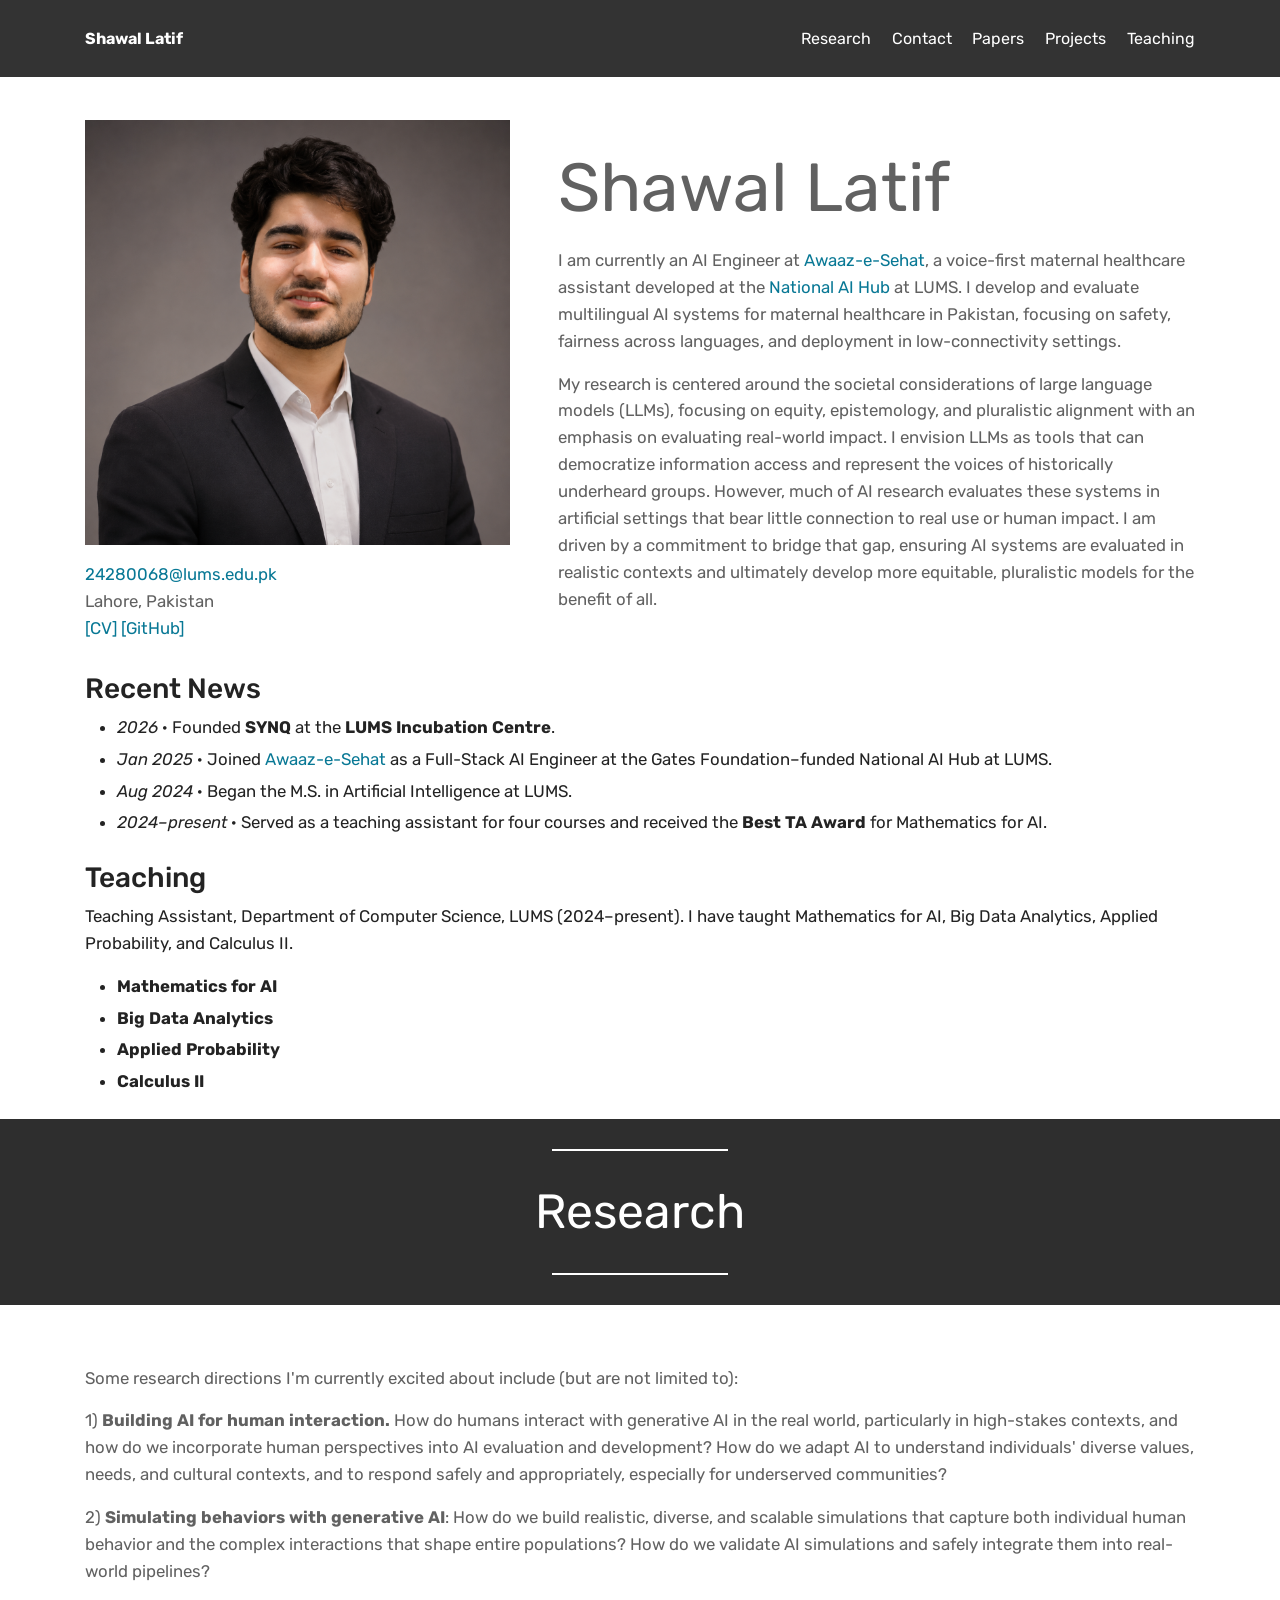
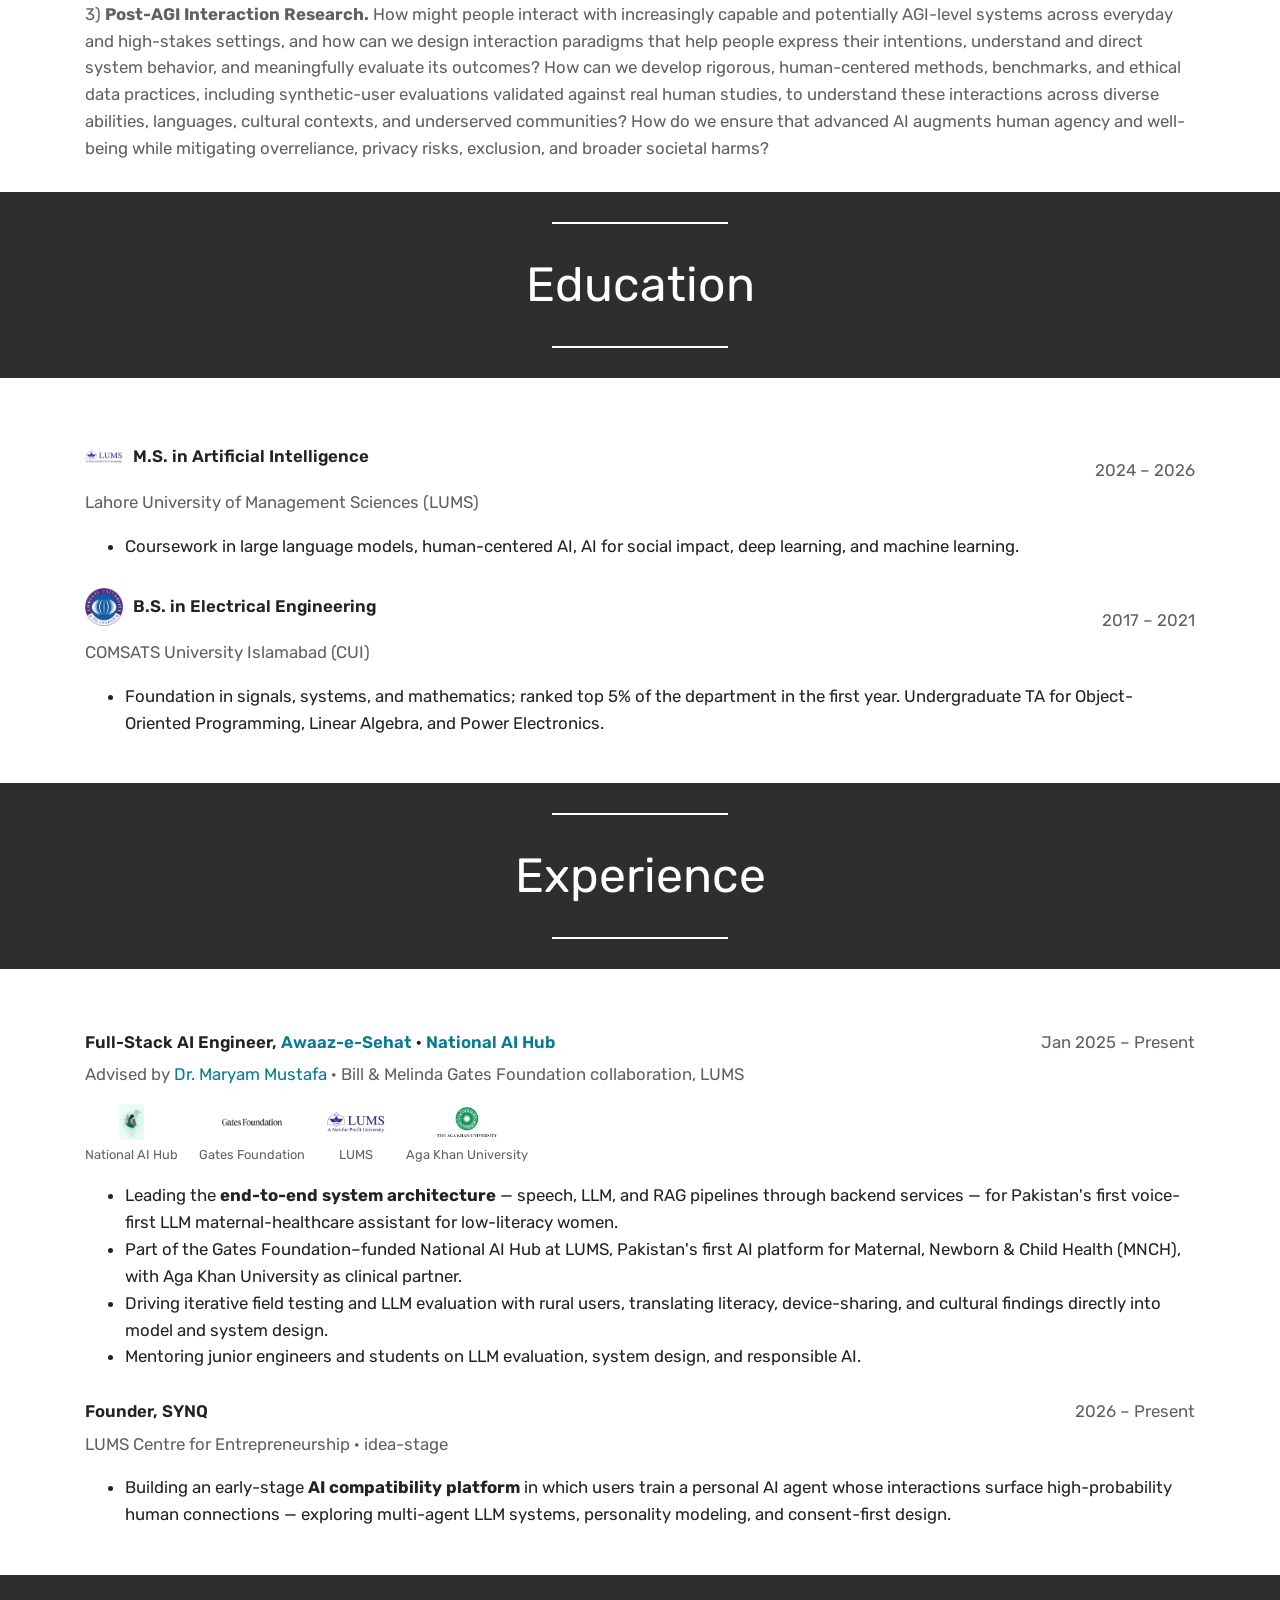
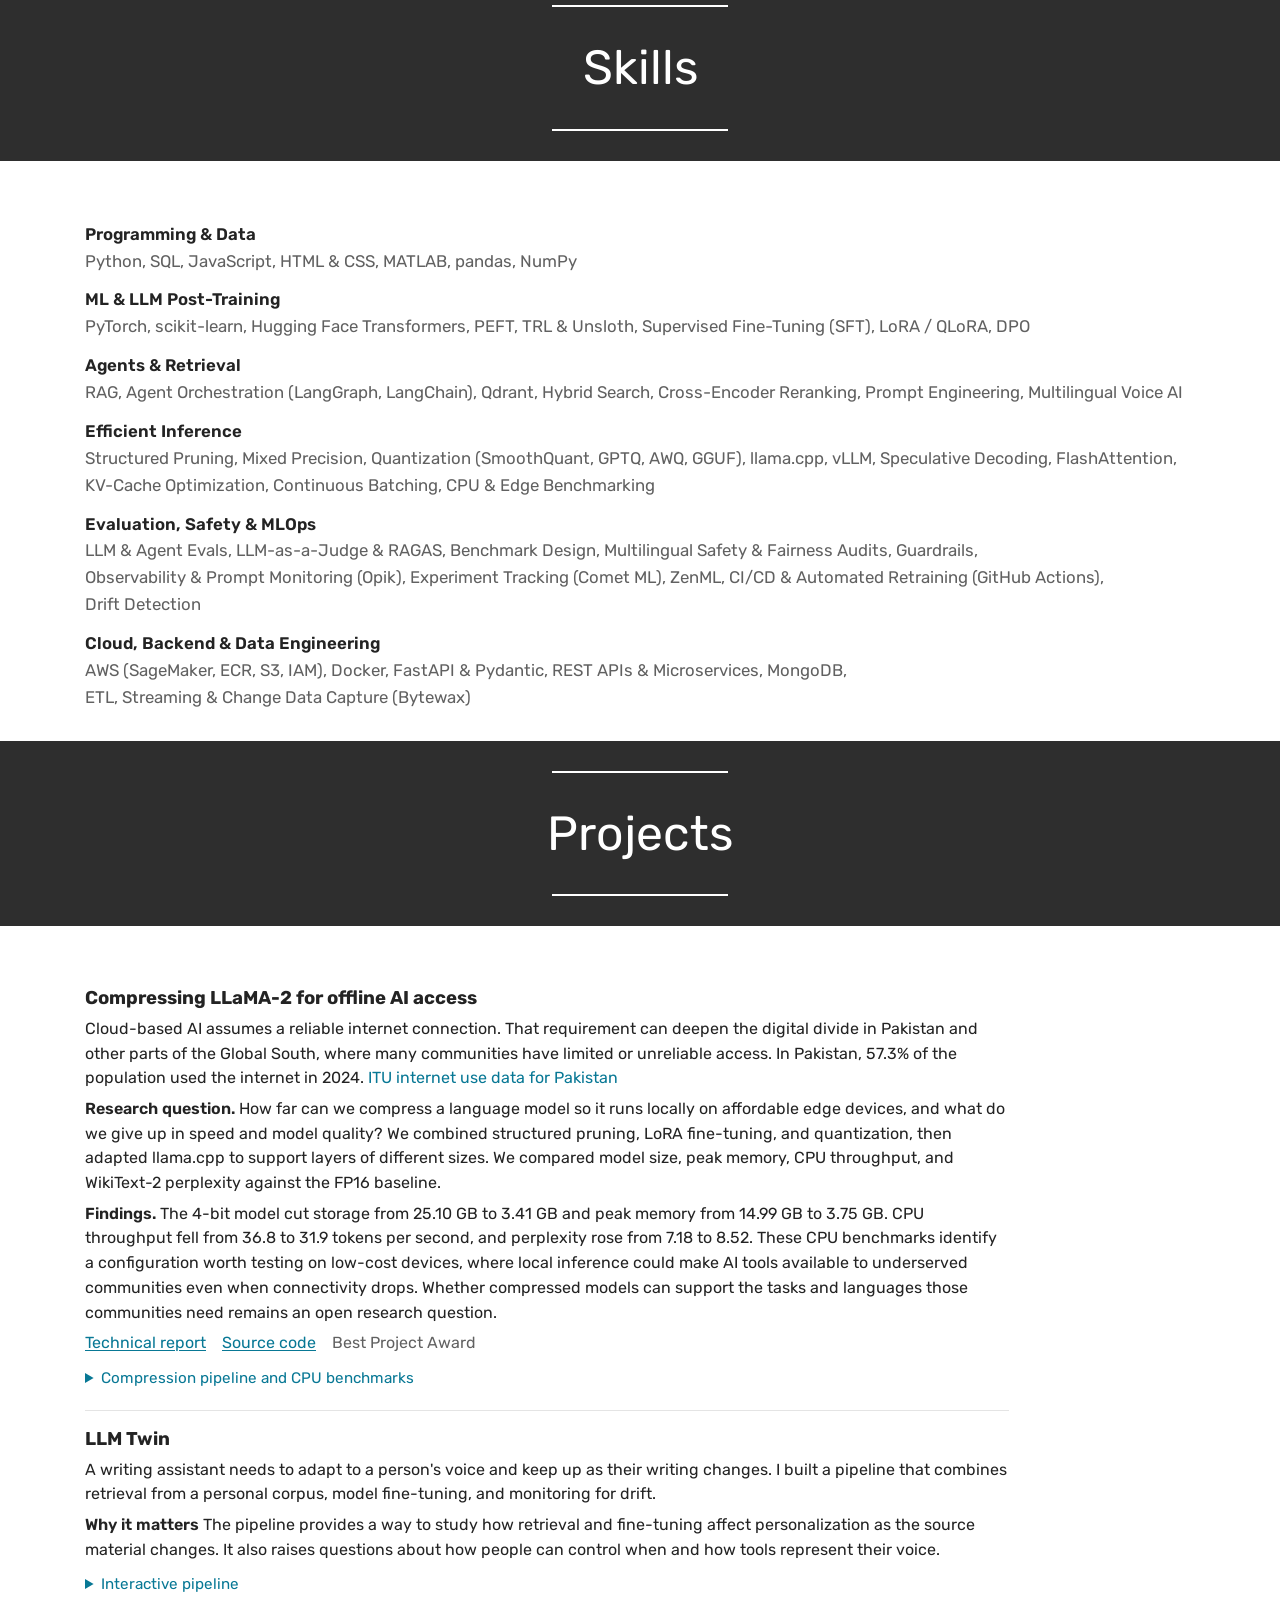
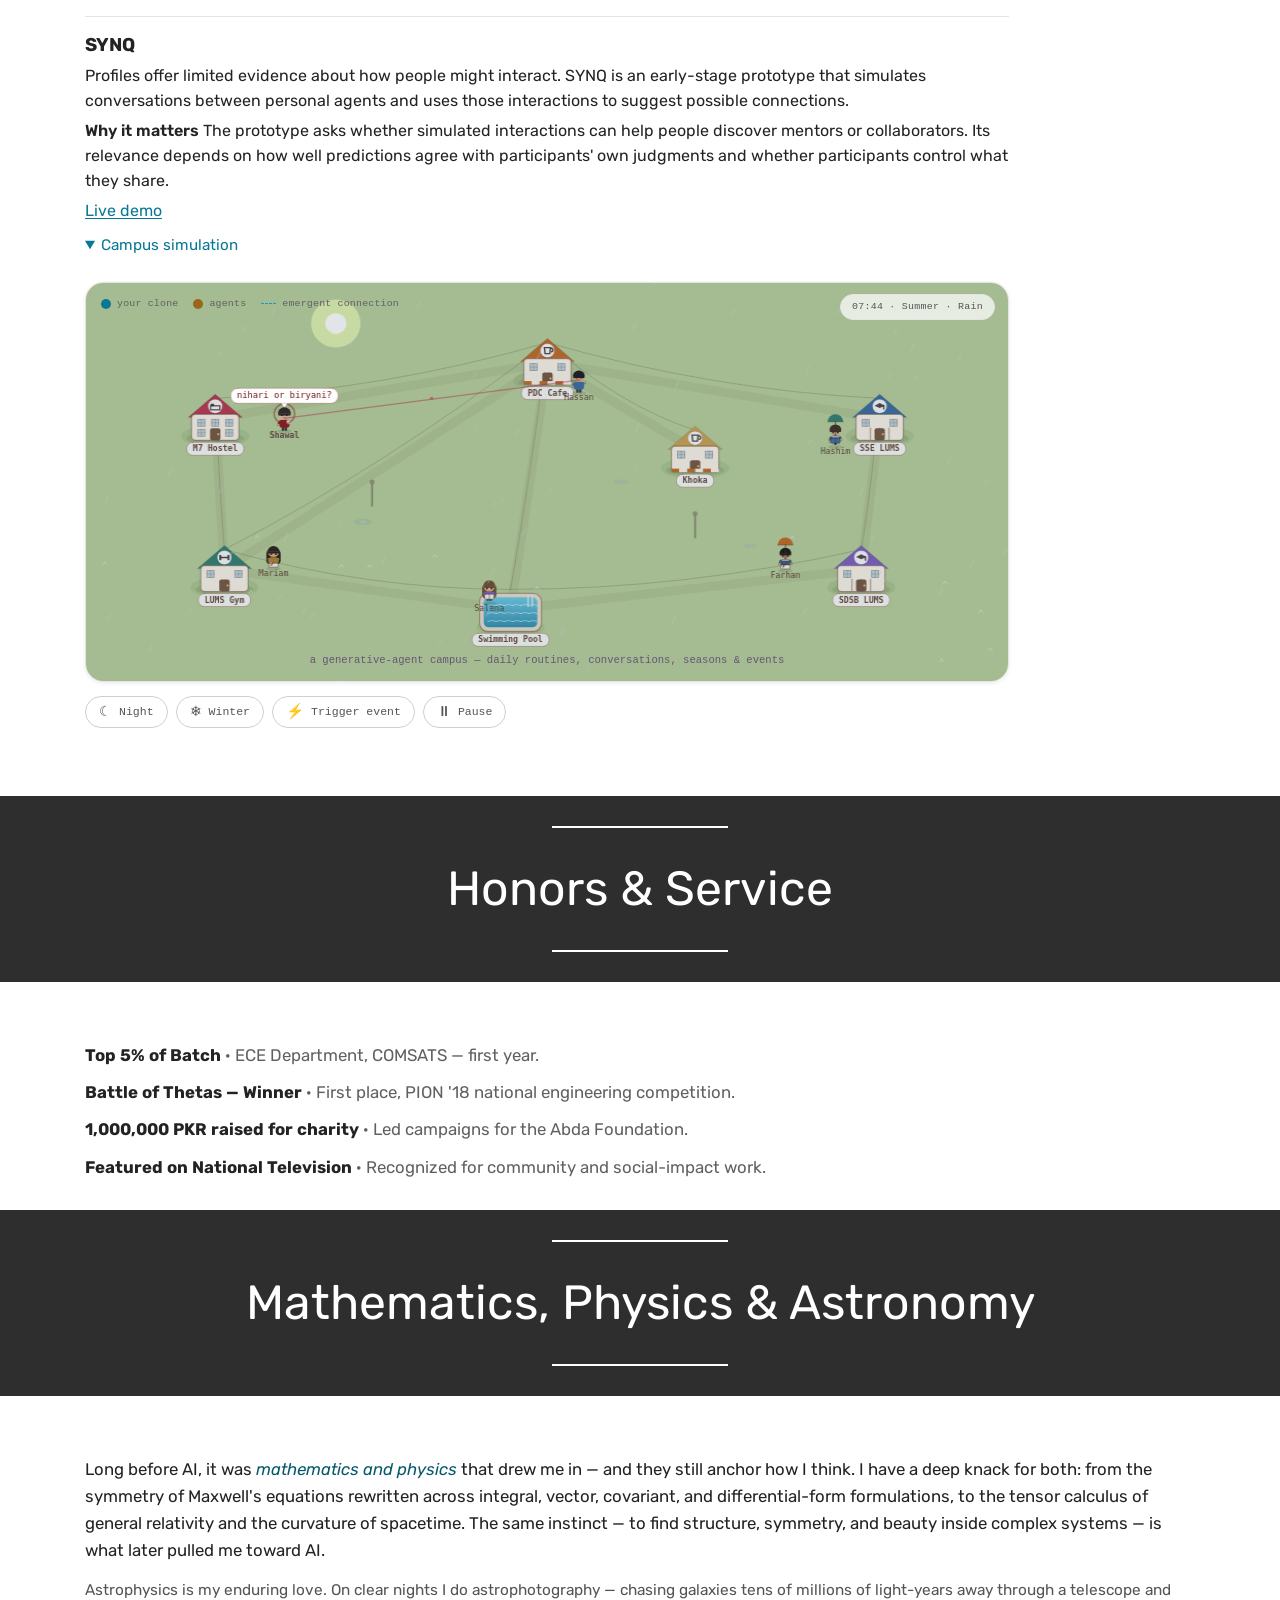
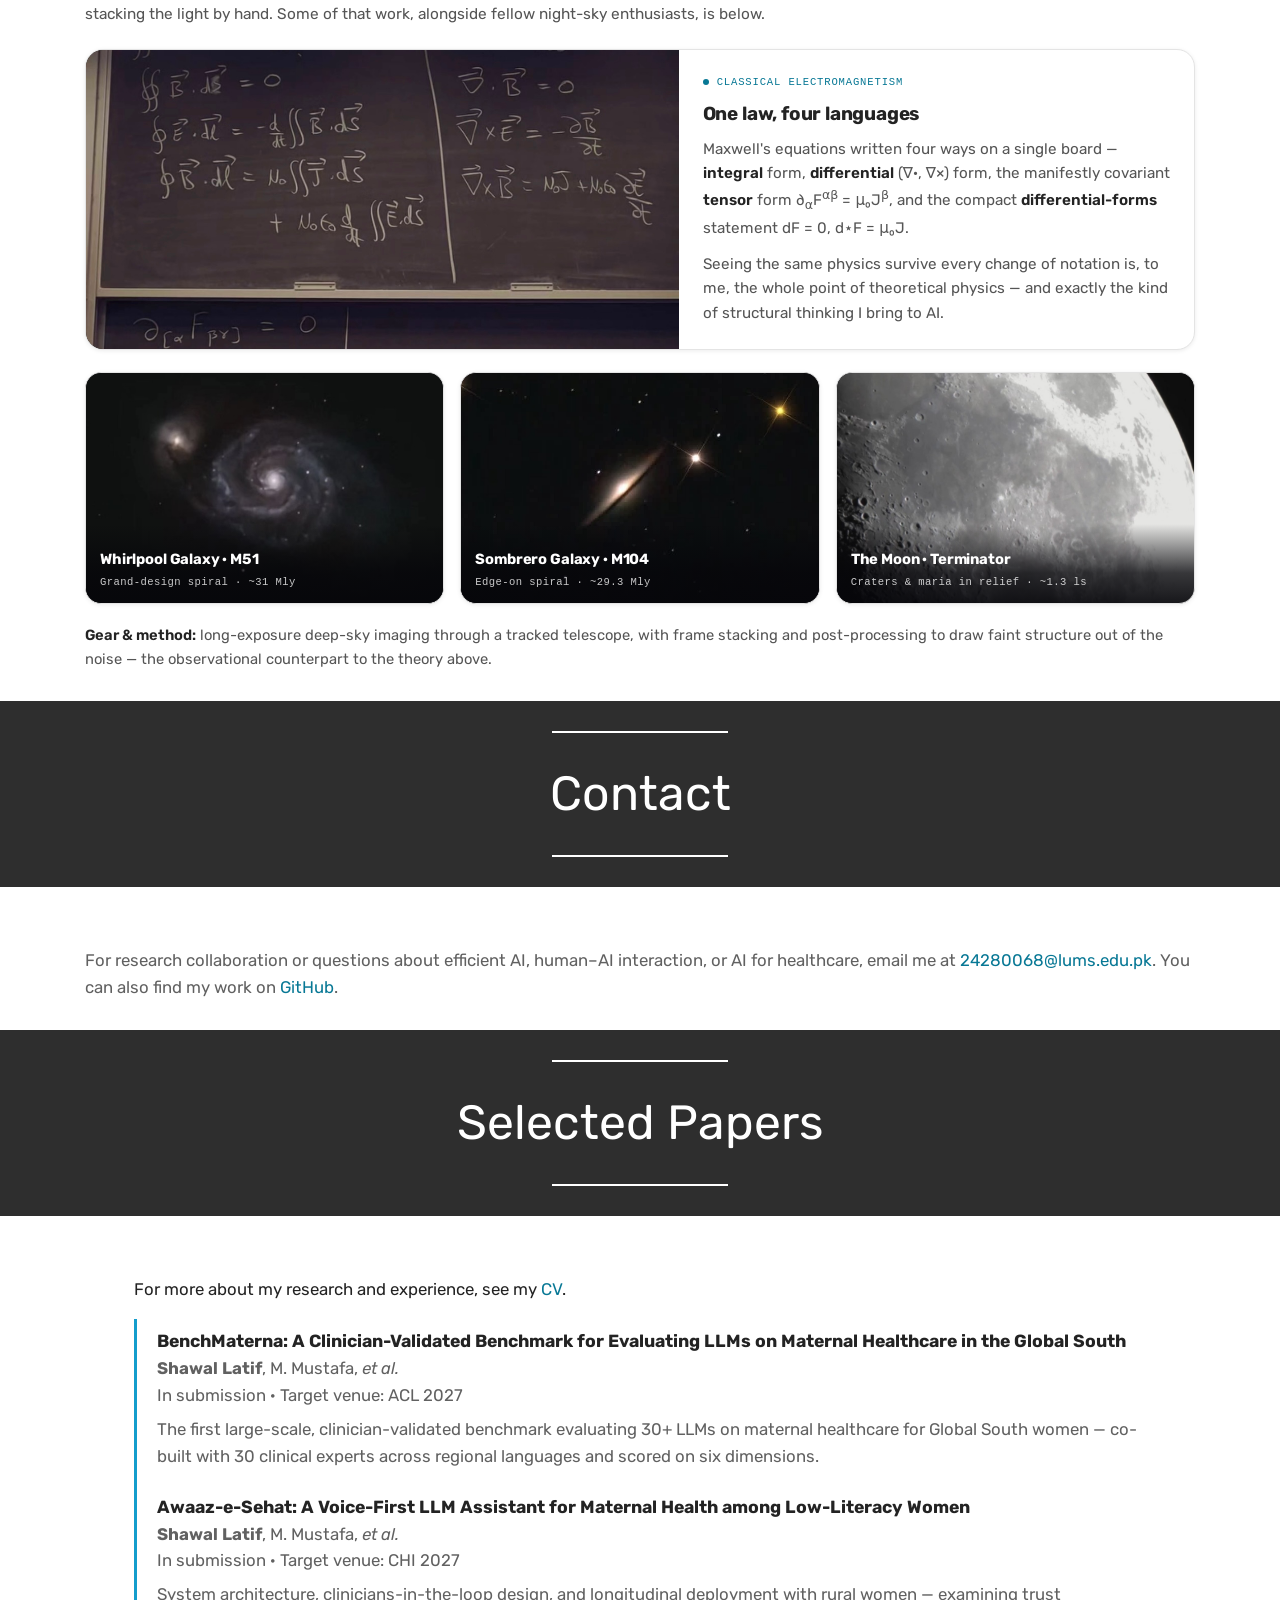
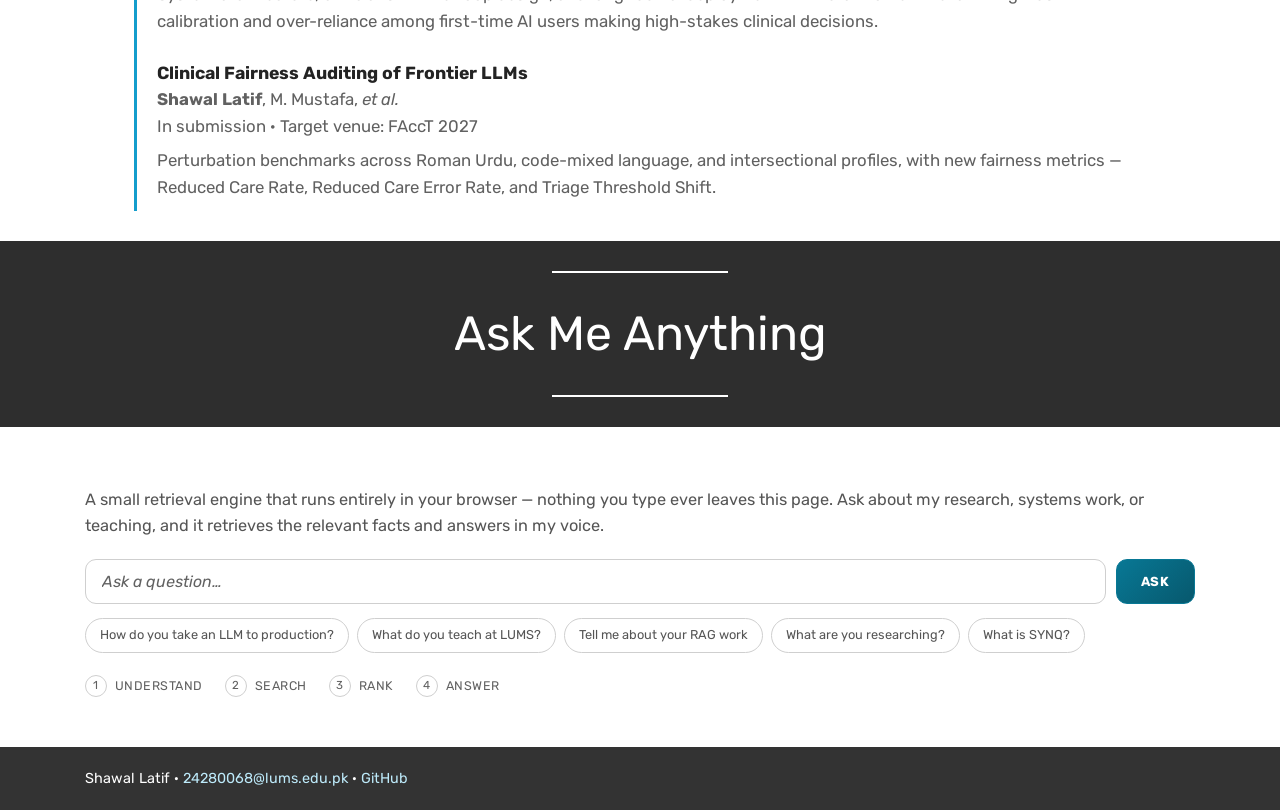
<file: index.html>
<!DOCTYPE html>
<html lang="en">
<head>
<meta charset="UTF-8">
<meta name="viewport" content="width=device-width, initial-scale=1.0">
<title>Shawal Latif</title>
<meta name="description" content="Shawal Latif - AI Researcher and AI Engineer building human-centered, trustworthy, and resource-efficient AI systems for social impact.">
<meta name="author" content="Shawal Latif">
<meta name="theme-color" content="#333333">
<link rel="icon" href="favicon.svg" type="image/svg+xml">
<link rel="canonical" href="https://shawalkhan1.github.io/">
<meta property="og:type" content="website">
<meta property="og:url" content="https://shawalkhan1.github.io/">
<meta property="og:title" content="Shawal Latif">
<meta property="og:description" content="AI Researcher &middot; AI Engineer - Human-AI Interaction, Efficient &amp; Edge AI, Responsible AI, and AI for Social Impact.">
<meta property="og:image" content="https://shawalkhan1.github.io/og-image.png">
<meta property="og:image:width" content="1200">
<meta property="og:image:height" content="630">
<meta name="twitter:card" content="summary_large_image">
<meta name="twitter:title" content="Shawal Latif">
<meta name="twitter:description" content="AI Researcher &middot; AI Engineer - Human-centered, trustworthy, and resource-efficient AI for social impact.">
<meta name="twitter:image" content="https://shawalkhan1.github.io/og-image.png">
<link rel="preconnect" href="https://fonts.googleapis.com">
<link rel="preconnect" href="https://fonts.gstatic.com" crossorigin>
<link href="https://fonts.googleapis.com/css2?family=Rubik:wght@400;500;600;700&display=swap" rel="stylesheet">
<link rel="stylesheet" href="assets/css/portfolio.css">
<link rel="stylesheet" href="assets/css/portfolio-components.css">
<link rel="stylesheet" href="assets/css/edge-project.css">
<script src="assets/js/edge-project.js" defer></script>
</head>
<body>
<a class="skip-link" href="#main-content">Skip to content</a>

<nav class="site-nav" aria-label="Main navigation">
  <div class="container nav-inner">
    <a class="site-name" href="#about">Shawal Latif</a>
    <button class="nav-toggle" type="button" aria-controls="site-links" aria-expanded="false" aria-label="Open navigation" hidden>
      <span aria-hidden="true"></span>
    </button>
    <ul class="nav-links" id="site-links">
      <li><a href="#research">Research</a></li>
      <li><a href="#contact">Contact</a></li>
      <li><a href="#publications">Papers</a></li>
      <li><a href="#projects">Projects</a></li>
      <li><a href="#teaching">Teaching</a></li>
    </ul>
  </div>
</nav>

<main id="main-content" tabindex="-1">
  <header class="container profile" id="about">
    <div class="profile-photo">
      <img src="image0%20(4).png" alt="Shawal Latif" width="1254" height="1254" fetchpriority="high">
      <p>
        <a href="mailto:24280068@lums.edu.pk">24280068@lums.edu.pk</a><br>
        Lahore, Pakistan<br>
        <a href="Shawal_Latif_CV.pdf">[CV]</a>
        <a href="https://github.com/shawalkhan1" target="_blank" rel="noopener">[GitHub]</a>
      </p>
    </div>
    <div class="profile-bio">
      <h1>Shawal Latif</h1>
      <p>I am currently an AI Engineer at <a href="https://www.awaazesehat.com/" target="_blank" rel="noopener">Awaaz-e-Sehat</a>, a voice-first maternal healthcare assistant developed at the <a href="https://thenationalaihub.com/" target="_blank" rel="noopener">National AI Hub</a> at LUMS. I develop and evaluate multilingual AI systems for maternal healthcare in Pakistan, focusing on safety, fairness across languages, and deployment in low-connectivity settings.</p>
      <p>My research is centered around the societal considerations of large language models (LLMs), focusing on equity, epistemology, and pluralistic alignment with an emphasis on evaluating real-world impact. I envision LLMs as tools that can democratize information access and represent the voices of historically underheard groups. However, much of AI research evaluates these systems in artificial settings that bear little connection to real use or human impact. I am driven by a commitment to bridge that gap, ensuring AI systems are evaluated in realistic contexts and ultimately develop more equitable, pluralistic models for the benefit of all.</p>
    </div>
  </header>

  <section class="container summary-section" id="news" aria-labelledby="news-title">
    <h2 id="news-title">Recent News</h2>
    <ul>
      <li><em>2026</em> · Founded <strong>SYNQ</strong> at the <strong>LUMS Incubation Centre</strong>.</li>
      <li><em>Jan 2025</em> · Joined <a href="https://www.awaazesehat.com/" target="_blank" rel="noopener">Awaaz-e-Sehat</a> as a Full-Stack AI Engineer at the Gates Foundation–funded National AI Hub at LUMS.</li>
      <li><em>Aug 2024</em> · Began the M.S. in Artificial Intelligence at LUMS.</li>
      <li><em>2024–present</em> · Served as a teaching assistant for four courses and received the <strong>Best TA Award</strong> for Mathematics for AI.</li>
    </ul>
  </section>

  <section class="container summary-section" id="teaching" aria-labelledby="teaching-title">
    <h2 id="teaching-title">Teaching</h2>
    <p>Teaching Assistant, Department of Computer Science, LUMS (2024–present). I have taught Mathematics for AI, Big Data Analytics, Applied Probability, and Calculus II.</p>
    <ul class="courses">
      <li><b>Mathematics for AI</b></li>
      <li><b>Big Data Analytics</b></li>
      <li><b>Applied Probability</b></li>
      <li><b>Calculus II</b></li>
    </ul>
  </section>

  <section id="research" aria-labelledby="research-title">
    <div class="section-band">
      <h2 class="container" id="research-title">Research</h2>
    </div>
    <div class="container section-body">
      <p>Some research directions I'm currently excited about include (but are not limited to):</p>
      <p>1) <strong>Building AI for human interaction.</strong> How do humans interact with generative AI in the real world, particularly in high-stakes contexts, and how do we incorporate human perspectives into AI evaluation and development? How do we adapt AI to understand individuals' diverse values, needs, and cultural contexts, and to respond safely and appropriately, especially for underserved communities?</p>
      <p>2) <strong>Simulating behaviors with generative AI</strong>: How do we build realistic, diverse, and scalable simulations that capture both individual human behavior and the complex interactions that shape entire populations? How do we validate AI simulations and safely integrate them into real-world pipelines?</p>
      <p>3) <strong>Post-AGI Interaction Research.</strong> How might people interact with increasingly capable and potentially AGI-level systems across everyday and high-stakes settings, and how can we design interaction paradigms that help people express their intentions, understand and direct system behavior, and meaningfully evaluate its outcomes? How can we develop rigorous, human-centered methods, benchmarks, and ethical data practices, including synthetic-user evaluations validated against real human studies, to understand these interactions across diverse abilities, languages, cultural contexts, and underserved communities? How do we ensure that advanced AI augments human agency and well-being while mitigating overreliance, privacy risks, exclusion, and broader societal harms?</p>
    </div>
  </section>

  <section id="education" aria-labelledby="education-title">
    <div class="section-band">
      <h2 class="container" id="education-title">Education</h2>
    </div>
    <div class="container section-body">
      <div class="entry">
        <div class="entry-head">
          <span class="entry-left"><img class="edu-logo" src="logos/lums.png" alt="LUMS"><span class="entry-role">M.S. in Artificial Intelligence</span></span>
          <span class="entry-when edu-when">2024 – 2026</span>
        </div>
        <p class="entry-meta">Lahore University of Management Sciences (LUMS)</p>
        <ul>
          <li>Coursework in large language models, human-centered AI, AI for social impact, deep learning, and machine learning.</li>
        </ul>
      </div>
      <div class="entry">
        <div class="entry-head">
          <span class="entry-left"><img class="edu-logo" src="logos/comsats.png" alt="COMSATS University Islamabad"><span class="entry-role">B.S. in Electrical Engineering</span></span>
          <span class="entry-when edu-when">2017 – 2021</span>
        </div>
        <p class="entry-meta">COMSATS University Islamabad (CUI)</p>
        <ul>
          <li>Foundation in signals, systems, and mathematics; ranked top 5% of the department in the first year. Undergraduate TA for Object-Oriented Programming, Linear Algebra, and Power Electronics.</li>
        </ul>
      </div>
    </div>
  </section>

  <section id="experience" aria-labelledby="experience-title">
    <div class="section-band">
      <h2 class="container" id="experience-title">Experience</h2>
    </div>
    <div class="container section-body">
      <div class="entry">
        <div class="entry-head">
          <span class="entry-role">Full-Stack AI Engineer, <a class="org" href="https://www.awaazesehat.com/" target="_blank" rel="noopener">Awaaz-e-Sehat</a> · <a href="https://thenationalaihub.com/" target="_blank" rel="noopener">National AI Hub</a></span>
          <span class="entry-when">Jan 2025 – Present</span>
        </div>
        <p class="entry-meta">Advised by <a href="https://www.maryamustafa.com/" target="_blank" rel="noopener">Dr. Maryam Mustafa</a> · Bill &amp; Melinda Gates Foundation collaboration, LUMS</p>
        <div class="logos">
          <span class="logo"><img src="logos/aihublogo.png" alt="National AI Hub"><small>National AI Hub</small></span>
          <span class="logo"><img src="logos/gates.png" alt="Bill &amp; Melinda Gates Foundation"><small>Gates Foundation</small></span>
          <span class="logo"><img src="logos/lums.png" alt="LUMS"><small>LUMS</small></span>
          <span class="logo"><img src="logos/aku.png" alt="Aga Khan University"><small>Aga Khan University</small></span>
        </div>
        <ul>
          <li>Leading the <b>end-to-end system architecture</b> — speech, LLM, and RAG pipelines through backend services — for Pakistan's first voice-first LLM maternal-healthcare assistant for low-literacy women.</li>
          <li>Part of the Gates Foundation–funded National AI Hub at LUMS, Pakistan's first AI platform for Maternal, Newborn &amp; Child Health (MNCH), with Aga Khan University as clinical partner.</li>
          <li>Driving iterative field testing and LLM evaluation with rural users, translating literacy, device-sharing, and cultural findings directly into model and system design.</li>
          <li>Mentoring junior engineers and students on LLM evaluation, system design, and responsible AI.</li>
        </ul>
      </div>
      <div class="entry">
        <div class="entry-head">
          <span class="entry-role">Founder, <span class="org">SYNQ</span></span>
          <span class="entry-when">2026 – Present</span>
        </div>
        <p class="entry-meta">LUMS Centre for Entrepreneurship · idea-stage</p>
        <ul>
          <li>Building an early-stage <b>AI compatibility platform</b> in which users train a personal AI agent whose interactions surface high-probability human connections — exploring multi-agent LLM systems, personality modeling, and consent-first design.</li>
        </ul>
      </div>
    </div>
  </section>

  <section id="skills" aria-labelledby="skills-title">
    <div class="section-band">
      <h2 class="container" id="skills-title">Skills</h2>
    </div>
    <div class="container section-body">
      <div class="skills-group">
        <div class="skills-cat">Programming &amp; Data</div>
        <div class="skills-chips">
          <span>Python</span>
          <span>SQL</span>
          <span>JavaScript</span>
          <span>HTML &amp; CSS</span>
          <span>MATLAB</span>
          <span>pandas</span>
          <span>NumPy</span>
        </div>
      </div>
      <div class="skills-group">
        <div class="skills-cat">ML &amp; LLM Post-Training</div>
        <div class="skills-chips">
          <span>PyTorch</span>
          <span>scikit-learn</span>
          <span>Hugging Face Transformers</span>
          <span>PEFT, TRL &amp; Unsloth</span>
          <span>Supervised Fine-Tuning (SFT)</span>
          <span>LoRA / QLoRA</span>
          <span>DPO</span>
        </div>
      </div>
      <div class="skills-group">
        <div class="skills-cat">Agents &amp; Retrieval</div>
        <div class="skills-chips">
          <span>RAG</span>
          <span>Agent Orchestration (LangGraph, LangChain)</span>
          <span>Qdrant</span>
          <span>Hybrid Search</span>
          <span>Cross-Encoder Reranking</span>
          <span>Prompt Engineering</span>
          <span>Multilingual Voice AI</span>
        </div>
      </div>
      <div class="skills-group">
        <div class="skills-cat">Efficient Inference</div>
        <div class="skills-chips">
          <span>Structured Pruning</span>
          <span>Mixed Precision</span>
          <span>Quantization (SmoothQuant, GPTQ, AWQ, GGUF)</span>
          <span>llama.cpp</span>
          <span>vLLM</span>
          <span>Speculative Decoding</span>
          <span>FlashAttention</span>
          <span>KV-Cache Optimization</span>
          <span>Continuous Batching</span>
          <span>CPU &amp; Edge Benchmarking</span>
        </div>
      </div>
      <div class="skills-group">
        <div class="skills-cat">Evaluation, Safety &amp; MLOps</div>
        <div class="skills-chips">
          <span>LLM &amp; Agent Evals</span>
          <span>LLM-as-a-Judge &amp; RAGAS</span>
          <span>Benchmark Design</span>
          <span>Multilingual Safety &amp; Fairness Audits</span>
          <span>Guardrails</span>
          <span>Observability &amp; Prompt Monitoring (Opik)</span>
          <span>Experiment Tracking (Comet ML)</span>
          <span>ZenML</span>
          <span>CI/CD &amp; Automated Retraining (GitHub Actions)</span>
          <span>Drift Detection</span>
        </div>
      </div>
      <div class="skills-group">
        <div class="skills-cat">Cloud, Backend &amp; Data Engineering</div>
        <div class="skills-chips">
          <span>AWS (SageMaker, ECR, S3, IAM)</span>
          <span>Docker</span>
          <span>FastAPI &amp; Pydantic</span>
          <span>REST APIs &amp; Microservices</span>
          <span>MongoDB</span>
          <span>ETL, Streaming &amp; Change Data Capture (Bytewax)</span>
        </div>
      </div>
    </div>
  </section>

  <section id="projects" aria-labelledby="projects-title">
    <div class="section-band">
      <h2 class="container" id="projects-title">Projects</h2>
    </div>
    <div class="container section-body">
      <article class="project-entry" id="llm-compression" aria-labelledby="edge-title">
        <h3 id="edge-title">Compressing LLaMA-2 for offline AI access</h3>
        <p>Cloud-based AI assumes a reliable internet connection. That requirement can deepen the digital divide in Pakistan and other parts of the Global South, where many communities have limited or unreliable access. In Pakistan, 57.3% of the population used the internet in 2024. <a href="https://data.worldbank.org/indicator/IT.NET.USER.ZS?locations=PK">ITU internet use data for Pakistan</a></p>
        <p><strong>Research question.</strong> How far can we compress a language model so it runs locally on affordable edge devices, and what do we give up in speed and model quality? We combined structured pruning, LoRA fine-tuning, and quantization, then adapted llama.cpp to support layers of different sizes. We compared model size, peak memory, CPU throughput, and WikiText-2 perplexity against the FP16 baseline.</p>
        <p><strong>Findings.</strong> The 4-bit model cut storage from 25.10 GB to 3.41 GB and peak memory from 14.99 GB to 3.75 GB. CPU throughput fell from 36.8 to 31.9 tokens per second, and perplexity rose from 7.18 to 8.52. These CPU benchmarks identify a configuration worth testing on low-cost devices, where local inference could make AI tools available to underserved communities even when connectivity drops. Whether compressed models can support the tasks and languages those communities need remains an open research question.</p>
        <p class="project-links"><a href="assets/reports/llm-compression-report.pdf">Technical report</a> <a href="https://github.com/shawalkhan1/AI-624-LLM-Compression-Project" target="_blank" rel="noopener">Source code</a> <span>Best Project Award</span></p>
        <details class="project-details">
          <summary>Compression pipeline and CPU benchmarks</summary>
          <div class="project-detail-body">
            <section class="edge-architecture" aria-labelledby="edge-flow-title">
              <div class="edge-section-heading"><h4 id="edge-flow-title">From weights to a working runtime</h4><span class="edge-enhanced" hidden>Select a stage</span></div>
              <div class="edge-flow-zones" aria-hidden="true"><span>Model preparation</span><span>CPU inference</span></div>
              <ol class="edge-flow" aria-label="Compression architecture">
                <li><button type="button" class="edge-stage" data-stage="0" aria-pressed="false" aria-controls="edge-stage-panel" disabled><span class="edge-stage-top"><span>01</span><svg aria-hidden="true" viewBox="0 0 24 24" fill="none" stroke="currentColor" stroke-width="1.4" stroke-linecap="round" stroke-linejoin="round"><rect x="3" y="3" width="5" height="5"/><rect x="11" y="3" width="5" height="5"/><rect x="3" y="11" width="5" height="5"/><path d="m12 12 8 8m0-8-8 8M20 3v5M3 20h5"/></svg></span><strong>Prune</strong><span class="edge-stage-sub">Reduce the model</span></button></li>
                <li><button type="button" class="edge-stage" data-stage="1" aria-pressed="false" aria-controls="edge-stage-panel" disabled><span class="edge-stage-top"><span>02</span><svg aria-hidden="true" viewBox="0 0 24 24" fill="none" stroke="currentColor" stroke-width="1.4" stroke-linecap="round" stroke-linejoin="round"><path d="M3 5h6v14H3zM15 8h6v8h-6zM10 12h4M12 10v4"/></svg></span><strong>Recover</strong><span class="edge-stage-sub">LoRA fine-tuning</span></button></li>
                <li><button type="button" class="edge-stage" data-stage="2" aria-pressed="false" aria-controls="edge-stage-panel" disabled><span class="edge-stage-top"><span>03</span><svg aria-hidden="true" viewBox="0 0 24 24" fill="none" stroke="currentColor" stroke-width="1.4" stroke-linecap="round" stroke-linejoin="round"><path d="M3 20h18M5 16V9m5 7V4m5 12V7m5 9v-4M3 16h18"/></svg></span><strong>Quantize</strong><span class="edge-stage-sub">Lower the precision</span></button></li>
                <li><button type="button" class="edge-stage is-active" data-stage="3" aria-pressed="true" aria-controls="edge-stage-panel" disabled><span class="edge-stage-top"><span>04</span><svg aria-hidden="true" viewBox="0 0 24 24" fill="none" stroke="currentColor" stroke-width="1.4" stroke-linecap="round" stroke-linejoin="round"><rect x="6" y="6" width="12" height="12" rx="2"/><rect x="9" y="9" width="6" height="6" rx="1"/><path d="M9 2v4m6-4v4M9 18v4m6-4v4M2 9h4m-4 6h4M18 9h4m-4 6h4"/></svg></span><strong>Run</strong><span class="edge-stage-sub">Resolve runtime shapes</span></button></li>
              </ol>
              <div class="edge-stage-panel" id="edge-stage-panel" aria-live="polite" aria-atomic="true">
                <div><p class="edge-panel-label" id="edge-stage-label">04 / Runtime integration</p><h5 id="edge-stage-title">Supporting layers with different shapes.</h5><p id="edge-stage-copy">I adapted llama.cpp to read per-layer dimensions from GGUF tensor shapes and pass them to the graph builder, supporting layers with different attention and feed-forward dimensions.</p></div>
                <div class="edge-shape-flow" aria-label="Selected stage data flow"><span id="edge-shape-input">GGUF tensor shapes</span><span aria-hidden="true">↓</span><strong id="edge-shape-transform">Per-layer dimensions</strong><span aria-hidden="true">↓</span><span id="edge-shape-output">Graph construction</span></div>
              </div>
              <p class="edge-architecture-note">Pipeline overview from the project report. Built on LLM-Pruner, SmoothQuant, and llama.cpp.</p>
            </section>

            <section class="edge-explorer" aria-labelledby="edge-results-title">
              <div class="edge-section-heading"><div><p class="edge-eyebrow">The tradeoffs</p><h4 id="edge-results-title">Smaller models, different costs.</h4></div><span class="edge-data-tag">Reported measurements</span></div>
              <p class="edge-explorer-intro">Compare each configuration with the FP16 baseline. Memory savings, speed, and language-model quality do not move together.</p>
              <div class="edge-configs edge-enhanced" role="group" aria-label="Choose a measured model configuration" hidden>
                <button type="button" data-config="0" aria-pressed="false">FP16 <span>baseline</span></button>
                <button type="button" data-config="1" aria-pressed="false">Pruned <span>30% target</span></button>
                <button type="button" data-config="2" aria-pressed="false">Q8_0</button>
                <button type="button" data-config="3" aria-pressed="true" class="is-active">Q4_K_M</button>
                <button type="button" data-config="4" aria-pressed="false">Q2_K</button>
              </div>
              <div class="edge-verdict" aria-live="polite" aria-atomic="true"><strong id="edge-config-title">Q4_K_M</strong><p id="edge-config-note">A smaller footprint, with a speed tradeoff: 86.4% less storage and 75.0% less peak memory, but 13.3% lower throughput than FP16. Perplexity rises from 7.18 to 8.52.</p></div>
              <div class="edge-measures">
                <div class="edge-measure" data-metric="size">
                  <div class="edge-measure-heading"><h5>Artifact size</h5><span>Lower is better</span></div>
                  <p class="edge-reading"><strong data-value>3.41</strong> <span>GB</span></p>
                  <p class="edge-delta" data-delta>86.4% smaller</p>
                  <div class="edge-bar-row"><span>FP16</span><span class="edge-track"><i class="edge-bar edge-bar-base" style="width:100%"></i></span><span>25.10 GB</span></div>
                  <div class="edge-bar-row"><span data-bar-name>Q4_K_M</span><span class="edge-track"><i class="edge-bar" data-bar style="width:13.59%"></i></span><span data-bar-value>3.41 GB</span></div>
                </div>
                <div class="edge-measure" data-metric="memory">
                  <div class="edge-measure-heading"><h5>Peak memory</h5><span>Lower is better</span></div>
                  <p class="edge-reading"><strong data-value>3.75</strong> <span>GB</span></p>
                  <p class="edge-delta" data-delta>75.0% less memory</p>
                  <div class="edge-bar-row"><span>FP16</span><span class="edge-track"><i class="edge-bar edge-bar-base" style="width:100%"></i></span><span>14.99 GB</span></div>
                  <div class="edge-bar-row"><span data-bar-name>Q4_K_M</span><span class="edge-track"><i class="edge-bar" data-bar style="width:25.02%"></i></span><span data-bar-value>3.75 GB</span></div>
                </div>
                <div class="edge-measure" data-metric="speed">
                  <div class="edge-measure-heading"><h5>CPU throughput</h5><span>Higher is better</span></div>
                  <p class="edge-reading"><strong data-value>31.9</strong> <span>tok/s</span></p>
                  <p class="edge-delta" data-delta>13.3% slower</p>
                  <div class="edge-bar-row"><span>FP16</span><span class="edge-track"><i class="edge-bar edge-bar-base" style="width:80.17%"></i></span><span>36.8 tok/s</span></div>
                  <div class="edge-bar-row"><span data-bar-name>Q4_K_M</span><span class="edge-track"><i class="edge-bar" data-bar style="width:69.50%"></i></span><span data-bar-value>31.9 tok/s</span></div>
                </div>
                <div class="edge-measure" data-metric="ppl">
                  <div class="edge-measure-heading"><h5>WikiText-2 perplexity</h5><span>Lower is better</span></div>
                  <p class="edge-reading"><strong data-value>8.52</strong> <span></span></p>
                  <p class="edge-delta" data-delta>+1.34 perplexity</p>
                  <div class="edge-bar-row"><span>FP16</span><span class="edge-track"><i class="edge-bar edge-bar-base" style="width:69.17%"></i></span><span>7.18</span></div>
                  <div class="edge-bar-row"><span data-bar-name>Q4_K_M</span><span class="edge-track"><i class="edge-bar" data-bar style="width:82.08%"></i></span><span data-bar-value>8.52</span></div>
                </div>
              </div>
              <p class="edge-chart-note"><span class="edge-legend-base" aria-hidden="true"></span>FP16 baseline <span class="edge-legend-selected" aria-hidden="true"></span>Selected configuration <span>· Each metric uses its own scale.</span></p>
            </section>

            <details class="edge-benchmarks">
              <summary>Full results &amp; measurement notes</summary>
              <div class="edge-table-wrap" role="region" aria-label="Compression benchmark table, horizontally scrollable on small screens" tabindex="0">
                <table class="edge-table">
                  <caption>LLaMA-2-7B · Project report, Table 1. Lower perplexity, memory, and size are better; higher throughput is better.</caption>
                  <thead><tr><th scope="col">Configuration</th><th scope="col">Perplexity<span>WikiText-2 ↓</span></th><th scope="col">Throughput<span>tok/s ↑</span></th><th scope="col">Peak memory<span>GB ↓</span></th><th scope="col">Artifact size<span>GB ↓</span></th></tr></thead>
                  <tbody>
                    <tr><th scope="row">Base FP16</th><td>7.18</td><td>36.8</td><td>14.99</td><td>25.10</td></tr>
                    <tr><th scope="row">Pruned (30%)</th><td>7.92</td><td>45.9</td><td>12.09</td><td>20.21</td></tr>
                    <tr><th scope="row">GGUF Q8_0</th><td>8.31</td><td>24.5</td><td>6.00</td><td>5.61</td></tr>
                    <tr><th scope="row">GGUF Q4_K_M</th><td>8.52</td><td>31.9</td><td>3.75</td><td>3.41</td></tr>
                    <tr><th scope="row">GGUF Q2_K</th><td>10.38</td><td>39.4</td><td>2.43</td><td>2.10</td></tr>
                  </tbody>
                </table>
              </div>
              <p class="edge-note">Results are reproduced from the <a href="assets/reports/llm-compression-report.pdf#page=5">project report, Table 1</a>. The report describes CPU inference but does not specify the CPU model or full benchmark settings; these figures should not be read as Raspberry Pi-specific measurements. Q4_K_M trades lower throughput than the baseline for memory and storage savings.</p>
              <p class="edge-note">Built on LLM-Pruner, SmoothQuant, and llama.cpp. The course award is separate from these reported configurations.</p>
            </details>
          </div>
        </details>
      </article>

      <article class="project-entry" id="llm-twin" aria-labelledby="twin-title">
        <h3 id="twin-title">LLM Twin</h3>
        <p>A writing assistant needs to adapt to a person's voice and keep up as their writing changes. I built a pipeline that combines retrieval from a personal corpus, model fine-tuning, and monitoring for drift.</p>
        <p><strong>Why it matters</strong> The pipeline provides a way to study how retrieval and fine-tuning affect personalization as the source material changes. It also raises questions about how people can control when and how tools represent their voice.</p>
        <details class="project-details">
          <summary>Interactive pipeline</summary>
          <div class="project-detail-body">
            <div class="twin-rig" id="twin-rig">
              <div class="twin-rail" role="list">
                <div class="twin-wire" aria-hidden="true"><span class="packet"></span><span class="packet b"></span></div>

                <button type="button" class="twin-stage" role="listitem" aria-expanded="false" id="twin-btn-0" aria-controls="twin-panel-0">
                  <span class="twin-dot"><span class="twin-num">01</span>
                    <svg viewBox="0 0 24 24" fill="none" stroke="currentColor" stroke-width="1.8"><ellipse cx="12" cy="5" rx="8" ry="3"/><path d="M4 5v6c0 1.66 3.58 3 8 3s8-1.34 8-3V5"/><path d="M4 11v6c0 1.66 3.58 3 8 3s8-1.34 8-3v-6"/></svg>
                  </span>
                  <span class="twin-label">Data</span><span class="twin-sub">ETL · CDC</span>
                </button>

                <button type="button" class="twin-stage" role="listitem" aria-expanded="false" id="twin-btn-1" aria-controls="twin-panel-1">
                  <span class="twin-dot"><span class="twin-num">02</span>
                    <svg viewBox="0 0 24 24" fill="none" stroke="currentColor" stroke-width="1.8"><rect x="3" y="3" width="7" height="7" rx="1.5"/><rect x="14" y="3" width="7" height="7" rx="1.5"/><rect x="3" y="14" width="7" height="7" rx="1.5"/><rect x="14" y="14" width="7" height="7" rx="1.5"/></svg>
                  </span>
                  <span class="twin-label">Feature</span><span class="twin-sub">RAG · Qdrant</span>
                </button>

                <button type="button" class="twin-stage" role="listitem" aria-expanded="false" id="twin-btn-2" aria-controls="twin-panel-2">
                  <span class="twin-dot"><span class="twin-num">03</span>
                    <svg viewBox="0 0 24 24" fill="none" stroke="currentColor" stroke-width="1.8"><circle cx="12" cy="12" r="3"/><path d="M12 2v3m0 14v3M2 12h3m14 0h3M5 5l2 2m10 10 2 2M19 5l-2 2M7 17l-2 2"/></svg>
                  </span>
                  <span class="twin-label">Training</span><span class="twin-sub">QLoRA · DPO</span>
                </button>

                <button type="button" class="twin-stage" role="listitem" aria-expanded="false" id="twin-btn-3" aria-controls="twin-panel-3">
                  <span class="twin-dot"><span class="twin-num">04</span>
                    <svg viewBox="0 0 24 24" fill="none" stroke="currentColor" stroke-width="1.8"><path d="m13 2-9 12h7l-2 8 9-12h-7l2-8Z"/></svg>
                  </span>
                  <span class="twin-label">Inference</span><span class="twin-sub">vLLM · SageMaker</span>
                </button>

                <button type="button" class="twin-stage" role="listitem" aria-expanded="false" id="twin-btn-4" aria-controls="twin-panel-4">
                  <span class="twin-dot"><span class="twin-num">05</span>
                    <svg viewBox="0 0 24 24" fill="none" stroke="currentColor" stroke-width="1.8"><path d="M21 12a9 9 0 1 1-3-6.7"/><path d="M21 4v4h-4"/></svg>
                  </span>
                  <span class="twin-label">MLOps</span><span class="twin-sub">ZenML · CI/CD</span>
                </button>
              </div>

              <div class="twin-detail-wrap">
                <p class="twin-hint" id="twin-hint">Select a pipeline stage to expand</p>
                <div class="twin-detail" id="twin-panel-0" role="region" aria-labelledby="twin-btn-0">
                  <b>Data.</b> A multi-source ETL crawler pulls every digital trace (GitHub, Medium, personal sites) into a MongoDB warehouse. A Change-Data-Capture layer and a Bytewax streaming pipeline keep the twin's memory continuously fresh.
                </div>
                <div class="twin-detail" id="twin-panel-1" role="region" aria-labelledby="twin-btn-1">
                  <b>Feature.</b> Text is cleaned, chunked, and embedded into a Qdrant vector database. The RAG layer uses query expansion, self-querying metadata filters, hybrid search, and a cross-encoder reranker.
                </div>
                <div class="twin-detail" id="twin-panel-2" role="region" aria-labelledby="twin-btn-2">
                  <b>Training.</b> Llama 3.1 8B fine-tuned with QLoRA/LoRA (TRL + Unsloth) on an instruction dataset, then aligned with DPO/RLHF. Runs are tracked and evaluated with LLM-as-a-judge and RAGAS in Comet ML.
                </div>
                <div class="twin-detail" id="twin-panel-3" role="region" aria-labelledby="twin-btn-3">
                  <b>Inference.</b> Served as a real-time AWS SageMaker endpoint behind a FastAPI microservice with a LangGraph agentic-RAG brain. Optimized with quantization (GPTQ/AWQ/GGUF), speculative decoding, Flash Attention, KV-cache, and continuous batching; benchmarked across vLLM, TGI, and TensorRT-LLM.
                </div>
                <div class="twin-detail" id="twin-panel-4" role="region" aria-labelledby="twin-btn-4">
                  <b>MLOps.</b> Built on the Feature/Training/Inference (FTI) pattern, orchestrated by ZenML into deployable microservices, with CI/CD/CT via GitHub Actions, Opik observability, and drift detection that triggers automatic retraining.
                </div>
              </div>
            </div>
          </div>
        </details>
      </article>

      <article class="project-entry" id="synq" aria-labelledby="synq-title">
        <h3 id="synq-title">SYNQ</h3>
        <p>Profiles offer limited evidence about how people might interact. SYNQ is an early-stage prototype that simulates conversations between personal agents and uses those interactions to suggest possible connections.</p>
        <p><strong>Why it matters</strong> The prototype asks whether simulated interactions can help people discover mentors or collaborators. Its relevance depends on how well predictions agree with participants' own judgments and whether participants control what they share.</p>
        <p class="project-links"><a href="https://shawalkhan418--synq-campus-web.modal.run/" target="_blank" rel="noopener">Live demo</a></p>
        <details class="project-details" id="synq-simulation" open>
          <summary>Campus simulation</summary>
          <div class="project-detail-body">
            <div class="synq-viz" id="synq-viz">
              <canvas class="agent-sim" id="agent-sim" aria-hidden="true"></canvas>
              <div class="synq-legend" aria-hidden="true">
                <span><i class="lg lg-you"></i>your clone</span>
                <span><i class="lg lg-a"></i>agents</span>
                <span><i class="lg lg-link"></i>emergent connection</span>
              </div>
              <div class="sim-hud" id="sim-hud" aria-hidden="true">06:00 · Summer</div>
              <div class="synq-caption" aria-hidden="true">a generative-agent campus — daily routines, conversations, seasons &amp; events</div>
            </div>
            <div class="sim-controls" role="group" aria-label="Simulation controls">
              <button type="button" class="sim-btn" id="sim-time"><span class="ic">☾</span> Night</button>
              <button type="button" class="sim-btn" id="sim-season"><span class="ic">❄</span> Winter</button>
              <button type="button" class="sim-btn" id="sim-event"><span class="ic">⚡</span> Trigger event</button>
              <button type="button" class="sim-btn" id="sim-pause"><span class="ic">⏸</span> Pause</button>
            </div>
          </div>
        </details>
      </article>

    </div>
  </section>

  <section id="honors" aria-labelledby="honors-title">
    <div class="section-band">
      <h2 class="container" id="honors-title">Honors &amp; Service</h2>
    </div>
    <div class="container section-body">
      <div class="honor-grid">
        <div class="honor">
          <b>Top 5% of Batch</b><span>ECE Department, COMSATS — first year.</span>
        </div>
        <div class="honor">
          <b>Battle of Thetas — Winner</b><span>First place, PION '18 national engineering competition.</span>
        </div>
        <div class="honor">
          <b>1,000,000 PKR raised for charity</b><span>Led campaigns for the Abda Foundation.</span>
        </div>
        <div class="honor">
          <b>Featured on National Television</b><span>Recognized for community and social-impact work.</span>
        </div>
      </div>
    </div>
  </section>

  <section id="physics" aria-labelledby="physics-title">
    <div class="section-band">
      <h2 class="container" id="physics-title">Mathematics, Physics &amp; Astronomy</h2>
    </div>
    <div class="container section-body">
      <p class="phys-lead">Long before AI, it was <em>mathematics and physics</em> that drew me in — and they still anchor how I think. I have a deep knack for both: from the symmetry of Maxwell's equations rewritten across integral, vector, covariant, and differential-form formulations, to the tensor calculus of general relativity and the curvature of spacetime. The same instinct — to find structure, symmetry, and beauty inside complex systems — is what later pulled me toward AI.</p>
      <p class="phys-sub">Astrophysics is my enduring love. On clear nights I do astrophotography — chasing galaxies tens of millions of light-years away through a telescope and stacking the light by hand. Some of that work, alongside fellow night-sky enthusiasts, is below.</p>

      <div class="board-feature">
        <div class="board-img"><img src="maxwell-boards.jpg" alt="Blackboard showing Maxwell's equations in integral, differential, covariant tensor, and differential-form notations" loading="lazy"></div>
        <div class="board-body">
          <span class="board-kicker">Classical Electromagnetism</span>
          <h3>One law, four languages</h3>
          <p>Maxwell's equations written four ways on a single board — <b>integral</b> form, <b>differential</b> (∇·, ∇×) form, the manifestly covariant <b>tensor</b> form ∂<sub>α</sub>F<sup>αβ</sup> = μ₀J<sup>β</sup>, and the compact <b>differential-forms</b> statement dF = 0, d⋆F = μ₀J.</p>
          <p>Seeing the same physics survive every change of notation is, to me, the whole point of theoretical physics — and exactly the kind of structural thinking I bring to AI.</p>
        </div>
      </div>

      <div class="astro-grid">
        <figure class="astro-card" style="margin:0;">
          <img src="astro-m51.jpg" alt="Whirlpool Galaxy M51" loading="lazy">
          <figcaption class="astro-cap"><span class="obj">Whirlpool Galaxy · M51</span><span class="meta">Grand-design spiral · ~31 Mly</span></figcaption>
        </figure>
        <figure class="astro-card" style="margin:0;">
          <img src="astro-sombrero.jpg" alt="Sombrero Galaxy M104" loading="lazy">
          <figcaption class="astro-cap"><span class="obj">Sombrero Galaxy · M104</span><span class="meta">Edge-on spiral · ~29.3 Mly</span></figcaption>
        </figure>
        <figure class="astro-card" style="margin:0;">
          <img src="astro-moon.jpg" alt="The waxing Moon along the terminator" loading="lazy" style="object-position:50% 35%;">
          <figcaption class="astro-cap"><span class="obj">The Moon · Terminator</span><span class="meta">Craters &amp; maria in relief · ~1.3 ls</span></figcaption>
        </figure>
      </div>
      <p class="phys-note"><b>Gear &amp; method:</b> long-exposure deep-sky imaging through a tracked telescope, with frame stacking and post-processing to draw faint structure out of the noise — the observational counterpart to the theory above.</p>
    </div>
  </section>

  <section id="contact" aria-labelledby="contact-title">
    <div class="section-band">
      <h2 class="container" id="contact-title">Contact</h2>
    </div>
    <div class="container section-body">
      <p>For research collaboration or questions about efficient AI, human–AI interaction, or AI for healthcare, email me at <a href="mailto:24280068@lums.edu.pk">24280068@lums.edu.pk</a>. You can also find my work on <a href="https://github.com/shawalkhan1" target="_blank" rel="noopener">GitHub</a>.</p>
    </div>
  </section>

  <section id="publications" aria-labelledby="publications-title">
    <div class="section-band">
      <h2 class="container" id="publications-title">Selected Papers</h2>
    </div>
    <div class="container section-body papers">
      <p>For more about my research and experience, see my <a href="Shawal_Latif_CV.pdf">CV</a>.</p>
      <div class="paper-list">
        <article class="paper" id="benchmaterna">
          <h3>BenchMaterna: A Clinician-Validated Benchmark for Evaluating LLMs on Maternal Healthcare in the Global South</h3>
          <p><b>Shawal Latif</b>, M. Mustafa, <i>et al.</i><br>In submission · Target venue: ACL 2027</p>
          <p>The first large-scale, clinician-validated benchmark evaluating 30+ LLMs on maternal healthcare for Global South women — co-built with 30 clinical experts across regional languages and scored on six dimensions.</p>
        </article>
        <article class="paper" id="awaaz-paper">
          <h3>Awaaz-e-Sehat: A Voice-First LLM Assistant for Maternal Health among Low-Literacy Women</h3>
          <p><b>Shawal Latif</b>, M. Mustafa, <i>et al.</i><br>In submission · Target venue: CHI 2027</p>
          <p>System architecture, clinicians-in-the-loop design, and longitudinal deployment with rural women — examining trust calibration and over-reliance among first-time AI users making high-stakes clinical decisions.</p>
        </article>
        <article class="paper" id="fairness-audit">
          <h3>Clinical Fairness Auditing of Frontier LLMs</h3>
          <p><b>Shawal Latif</b>, M. Mustafa, <i>et al.</i><br>In submission · Target venue: FAccT 2027</p>
          <p>Perturbation benchmarks across Roman Urdu, code-mixed language, and intersectional profiles, with new fairness metrics — Reduced Care Rate, Reduced Care Error Rate, and Triage Threshold Shift.</p>
        </article>
      </div>
    </div>
  </section>

  <section id="ask" aria-labelledby="ask-title">
    <div class="section-band">
      <h2 class="container" id="ask-title">Ask Me Anything</h2>
    </div>
    <div class="container section-body">
      <p class="ask-intro">A small retrieval engine that runs entirely in your browser — nothing you type ever leaves this page. Ask about my research, systems work, or teaching, and it retrieves the relevant facts and answers in my voice.</p>

      <form class="ask-form" id="ask-form" autocomplete="off">
        <input type="text" id="ask-input" class="ask-input" aria-label="Ask a question" placeholder="Ask a question…">
        <button type="submit" class="ask-btn" id="ask-btn">Ask</button>
      </form>

      <div class="ask-chips" id="ask-chips">
        <button type="button" class="ask-chip">How do you take an LLM to production?</button>
        <button type="button" class="ask-chip">What do you teach at LUMS?</button>
        <button type="button" class="ask-chip">Tell me about your RAG work</button>
        <button type="button" class="ask-chip">What are you researching?</button>
        <button type="button" class="ask-chip">What is SYNQ?</button>
      </div>

      <ol class="ask-steps" id="ask-steps" aria-hidden="true">
        <li data-step="0"><span class="ask-step-num">1</span>Understand</li>
        <li data-step="1"><span class="ask-step-num">2</span>Search</li>
        <li data-step="2"><span class="ask-step-num">3</span>Rank</li>
        <li data-step="3"><span class="ask-step-num">4</span>Answer</li>
      </ol>

      <div class="ask-results" id="ask-results" aria-live="polite"></div>
    </div>
  </section>

</main>

<footer class="site-footer">
  <div class="container">
    Shawal Latif · <a href="mailto:24280068@lums.edu.pk">24280068@lums.edu.pk</a> · <a href="https://github.com/shawalkhan1" target="_blank" rel="noopener">GitHub</a>
  </div>
</footer>

<script>
(function(){
  "use strict";
  var reduceMotion = window.matchMedia("(prefers-reduced-motion: reduce)").matches;

  var navToggle = document.querySelector(".nav-toggle");
  var navLinks = document.getElementById("site-links");
  var mobileNav = window.matchMedia("(max-width: 767px)");

  function setMenu(open){
    navToggle.setAttribute("aria-expanded", String(open));
    navToggle.setAttribute("aria-label", open ? "Close navigation" : "Open navigation");
    navLinks.hidden = mobileNav.matches && !open;
  }

  navToggle.hidden = false;
  setMenu(false);
  mobileNav.addEventListener("change", function(){ setMenu(false); });
  navToggle.addEventListener("click", function(){
    setMenu(navToggle.getAttribute("aria-expanded") === "false");
  });
  navLinks.addEventListener("click", function(event){
    var link = event.target.closest("a");
    if(!link || !mobileNav.matches) return;

    var target = document.getElementById(link.hash.slice(1));
    setMenu(false);
    target.tabIndex = -1;
    target.focus({preventScroll:true});
  });
  navToggle.closest("nav").addEventListener("keydown", function(event){
    if(event.key === "Escape" && navToggle.getAttribute("aria-expanded") === "true"){
      setMenu(false);
      navToggle.focus();
    }
  });

  /* ---------- SYNQ: living generative-agent campus world ---------- */
  (function(){
    var canvas = document.getElementById("agent-sim");
    if(!canvas) return;
    var ctx = canvas.getContext("2d");
    var W = 0, H = 0, dpr = 1, raf = null, T = 0;
    var mouse = {x:-999, y:-999, on:false};

    // ---- world clock & seasons ----
    var DAY = 80 * 60;            // frames per in-sim day
    var clock = 0.32;            // 0..1 day fraction
    var paused = false;
    var season = "summer";       // "summer" | "winter"
    var seasonTimer = DAY * 2;
    var light = 1;               // 0..1 ambient brightness
    var nf = 0;                  // night factor 0..1
    var activeEvent = null;
    var eventCD = Math.round(DAY * 0.18);
    var evIdx = 0;
    var lastBlock = -2, lastEsig = "";
    var weather = "clear";       // "clear" | "rain" | "overcast"
    var beat = 0;                // 0..1 sawtooth for synced dancing
    var beatDrop = false;        // true briefly on each beat wrap
    var hud = document.getElementById("sim-hud");

    // ---- places ----
    var ZONES = [
      {name:"M7 Hostel",     x:.14, y:.34, type:"dorm",     roof:"#b8324a"},
      {name:"PDC Cafe",      x:.50, y:.20, type:"cafe",     roof:"#c2671f"},
      {name:"SSE LUMS",      x:.86, y:.34, type:"academic", roof:"#356a9e"},
      {name:"SDSB LUMS",     x:.84, y:.72, type:"academic", roof:"#7c5cbf"},
      {name:"Swimming Pool", x:.46, y:.82, type:"pool",     roof:"#2f8fb0"},
      {name:"LUMS Gym",      x:.15, y:.72, type:"gym",      roof:"#2f7d6b"},
      {name:"Khoka",         x:.66, y:.42, type:"cafe",     roof:"#caa14a"}
    ];
    var KHOKA = 6;               // index of Khoka in ZONES (appended last to keep indices stable)
    var QUAD = {x:.50, y:.54};
    var EDGES = [[0,5],[5,4],[4,1],[1,0],[1,2],[2,3],[3,4],[5,1],[1,6]];

    var NAMES = ["Shawal","Hassan","Hashim","Farhan","Salena","Mariam"];
    var CHARS = [
      {skin:"#e8b890", hair:"#2a211b", shirt:"#8C1515", swim:"#7a2230", long:false, coat:"#6e2b39", beanie:"#8C1515", scarf:"#d4af37", neon:"#ff2d8b"},
      {skin:"#d9a878", hair:"#171717", shirt:"#356a9e", swim:"#23506e", long:false, coat:"#2c4a66", beanie:"#356a9e", scarf:"#7fb0d6", neon:"#21e6c1"},
      {skin:"#e3b387", hair:"#3a2a1a", shirt:"#2f7d6b", swim:"#1f5d4f", long:false, coat:"#2f5d52", beanie:"#2f7d6b", scarf:"#a7d8cc", neon:"#19d3ff"},
      {skin:"#cf9d6e", hair:"#120f0c", shirt:"#c2671f", swim:"#9c4a16", long:false, coat:"#9c4a16", beanie:"#c2671f", scarf:"#f0b27a", neon:"#ffd400"},
      {skin:"#e8bd93", hair:"#6b4a2a", shirt:"#7c5cbf", swim:"#5a3f9c", long:true,  coat:"#4a3a7a", beanie:"#7c5cbf", scarf:"#d4af37", neon:"#b14bff"},
      {skin:"#e0b285", hair:"#241a12", shirt:"#b07d28", swim:"#8a5f1c", long:true,  coat:"#7a5a1c", beanie:"#b07d28", scarf:"#e8c97a", neon:"#ff7ad6"}
    ];

    var LINES = ["did you hear…","no way!","let's build it","chai later?","rooftop tonight?","i'm in!","that's wild","ranked #1","big if true","100%"];
    // ---- topic-threaded dialogue: alternating speaker A / B, short terminal-friendly lines ----
    var TOPICS = {
      politics: ["did the budget pass?","barely, with cuts","inflation's brutal now","subsidies miss villages","policy never reaches them","maybe next election"],
      ai:       ["lecture on attention today","transformers still scale","is it data or scale?","both, but data's king","reasoning needs more","scaling laws say maybe"],
      morality: ["the trolley problem again","would you pull it?","outcomes over intent?","intent has to matter","consequentialism is cold","yeah it breaks down"],
      food:     ["nihari or biryani?","nihari, no contest","khoka chai after?","always, double patti","PDC food's mid lately","the daal saved it"],
      research: ["paper got reviews back","accept or reject?","borderline, two weak","rebuttal time then","deadline's friday night","no sleep this week"],
      campus:   ["hostel wifi died again","deadline at midnight","slept four hours total","rooftop later to reset?","yeah, need the air","M7 rooftop it is"]
    };
    var TOPIC_KEYS = ["politics","ai","morality","food","research","campus"];
    var SOCIAL = {gossip:1, coffee:1, movie:1, study:1, "reading-book":1, "reading-notes":1};
    var ACT_LABEL = {
      coffee:"chai break", gossip:"gossiping", study:"studying", "reading-book":"reading",
      "reading-notes":"revising", swim:"swimming", phone:"scrolling", music:"vibing",
      movie:"movie night", workout:"workout", dance:"dancing", volleyball:"volleyball",
      hack:"hacking", sleep:"asleep", walk:""
    };

    // ---- daily schedule: per block, [zone, activity, partner] for each of 6 agents ----
    var SCHEDULE = [
      {t0:.00, t1:.22, a:[[0,"sleep",-1],[0,"sleep",-1],[0,"sleep",-1],[0,"sleep",-1],[0,"sleep",-1],[0,"sleep",-1]]},
      {t0:.22, t1:.40, a:[[1,"coffee",1],[1,"gossip",0],[2,"reading-book",-1],[3,"study",-1],[1,"reading-notes",-1],[2,"study",-1]]},
      {t0:.40, t1:.56, a:[[2,"study",5],[5,"workout",-1],[2,"study",0],[1,"phone",-1],[3,"reading-book",5],[3,"gossip",4]]},
      {t0:.56, t1:.70, a:[[4,"swim",-1],[4,"swim",-1],[5,"workout",-1],[1,"music",-1],[4,"swim",-1],[1,"gossip",3]]},
      {t0:.70, t1:.85, a:[[1,"gossip",5],[0,"music",-1],[0,"phone",-1],[1,"coffee",-1],[0,"music",-1],[1,"gossip",0]]},
      {t0:.85, t1:1.0, a:[[0,"movie",-1],[0,"movie",-1],[0,"phone",-1],[0,"movie",-1],[0,"music",-1],[0,"movie",-1]]}
    ];

    var EVENTS = [
      {type:"volleyball", zi:"quad", act:"volleyball", phase:"day",   season:"summer", label:"Volleyball @ Lawn"},
      {type:"hackathon",  zi:2,      act:"hack",       phase:"night",                  label:"Hackathon @ SSE"},
      {type:"rave",       zi:KHOKA,  act:"dance",      phase:"night",                  label:"Rave @ Khoka"},
      {type:"movie",      zi:0,      act:"movie",      phase:"night",                  label:"Movie night @ M7"}
    ];

    var agents = [], stars = [], snow = [], flies = [], fworks = [], fairy = [], wires = [], lamps = [], rain = [], splashes = [], puddles = [];
    var splashI = 0;

    function rnd(a,b){ return a + Math.random()*(b-a); }
    function clamp(v,a,b){ return v<a?a:(v>b?b:v); }
    function lerp(a,b,t){ return a+(b-a)*t; }

    function spot(zi, ang, rad){
      var z = (zi==="quad") ? QUAD : ZONES[zi];
      rad = rad || .075;
      var x = clamp(z.x + Math.cos(ang)*rad, .05, .95);
      var y = clamp(z.y + Math.sin(ang)*rad*0.66, .12, .9);
      return {x:x, y:y};
    }
    function evZone(){ var ev=activeEvent; if(!ev) return QUAD; return ev.zi==="quad" ? QUAD : ZONES[ev.zi]; }
    // ---- deterministic outfit resolution; drawChar (Phase 2) reads ONLY this object ----
    function outfitFor(ag){
      var c = ag.ch, champ = (ag.idx===0 || ag.idx===4);
      var out = {top:c.shirt, bottom:"#3a3330", accent:c.shirt, hat:false, scarf:false, umbrella:false, swim:false};
      if(ag.act==="swim"){ out.top=false; out.bottom=false; out.accent=c.swim; out.swim=c.swim; return out; }
      var playingVB = (activeEvent && activeEvent.type==="volleyball" && ag.role==="play");
      if(playingVB){
        if(champ){ out.top="#8C1515"; out.accent="#d4af37"; out.bottom="#222"; }
        else { out.top = (ag.team===0 ? "#356a9e" : "#c2671f"); out.accent="#ffffff"; out.bottom="#2a2a2a"; }
        return out;
      }
      if(ag.act==="dance"){
        out.top = c.neon; out.accent = CHARS[(ag.idx+2)%CHARS.length].neon; out.bottom="#181024"; out.hat=false; return out;
      }
      if(season==="winter"){
        out.top = c.coat; out.bottom="#3a3330"; out.scarf = c.scarf; out.hat = c.beanie; return out;
      }
      if(weather==="rain" && (ag.act==="walk" || ag.moving)){
        out.top = "#3b5566"; out.accent="#9fb6c4"; out.umbrella = champ ? "#8C1515" : c.shirt; return out;
      }
      return out;
    }
    function build(){
      agents = [];
      for(var i=0;i<NAMES.length;i++){
        var s = spot(i % ZONES.length, i*1.1);
        agents.push({
          x:s.x, y:s.y, tx:s.x, ty:s.y, name:NAMES[i], ch:CHARS[i], you:(i===0), idx:i,
          spd:rnd(.0016,.0024), bob:rnd(0,6.28), moving:false, dir:1, moveDelay:0,
          act:"walk", zi:i%ZONES.length, partner:-1, status:"", line:"", lineT:rnd(0,120),
          mood:"good", energy:rnd(.6,.95), team:-1, role:"play", pose:null,
          convo:null, convoCD:0
        });
      }
    }
    function blockAt(c){
      for(var i=0;i<SCHEDULE.length;i++){ if(c>=SCHEDULE[i].t0 && c<SCHEDULE[i].t1) return i; }
      return 0;
    }
    function applyAssignments(){
      if(activeEvent){
        var ev = activeEvent;
        for(var i=0;i<agents.length;i++){
          var ag=agents[i];
          ag.zi=ev.zi; ag.act=ev.act; ag.convo=null; ag.line=""; ag.pose=null;
          ag.partner = (ev.act==="dance") ? ((i+1)%agents.length) : -1;
        }
        if(ev.type==="volleyball"){ placeVB(); serveRally(0); return; }
        if(ev.type==="rave"){
          var rzc = ZONES[ev.zi];
          for(var ri=0;ri<agents.length;ri++){ var ad=agents[ri], aa=(ri/agents.length)*Math.PI*2 + 0.3;
            ad.tx=clamp(rzc.x + Math.cos(aa)*.085, .05,.95);
            ad.ty=clamp(rzc.y + Math.sin(aa)*.05 + .012, .12,.9);
            ad.moveDelay=(rnd(0,40))|0; ad.danceStyle=ri%4;
          }
          return;
        }
        for(var k=0;k<agents.length;k++){ var ak=agents[k];
          var s = spot(ev.zi, (k/agents.length)*Math.PI*2 + 0.3, ev.zi==="quad" ? .13 : .085);
          ak.tx=s.x; ak.ty=s.y; ak.moveDelay=(rnd(0,55))|0;
        }
        return;
      }
      var blk = SCHEDULE[blockAt(clock)];
      for(var j=0;j<agents.length;j++){
        var a2=blk.a[j], g=agents[j];
        g.zi=a2[0]; g.act=a2[1]; g.partner=a2[2];
        var sp = spot(a2[0], 0.5 + j*1.07, a2[0]==="quad" ? .12 : .1);
        g.tx=sp.x; g.ty=sp.y; g.moveDelay=(rnd(0,55))|0; g.convo=null;
      }
    }
    function startEvent(ev){
      if(ev.type==="volleyball" && weather==="rain") return;   // no outdoor volleyball in the rain
      if(ev.type==="volleyball"){ season="summer"; if(clock<.55 || clock>.70) clock=.62; assignTeams(); }
      else if(light>.4){ clock=.90; }
      activeEvent = {type:ev.type, zi:ev.zi, act:ev.act, label:ev.label, t:Math.round(DAY*0.17)};
      computeLight();
      lastEsig = "__force";
    }
    function maybeAutoEvent(){
      var night = light < .35;
      var cands = [];
      for(var i=0;i<EVENTS.length;i++){
        var e=EVENTS[i];
        if(e.season && e.season!==season) continue;
        if(e.type==="volleyball" && weather==="rain") continue;
        if(e.phase==="night" ? night : (!night && season==="summer")) cands.push(e);
      }
      if(cands.length && Math.random()<0.012){ startEvent(cands[(evIdx++)%cands.length]); }
    }
    function triggerEvent(){
      for(var n=0;n<EVENTS.length;n++){
        var ev=EVENTS[(evIdx++)%EVENTS.length];
        if(ev.type==="volleyball" && weather==="rain") continue;  // skip to the next event when raining
        startEvent(ev); return;
      }
    }
    // ---- daily weather + mood/health roll (once per in-sim day) ----
    function rollWeather(){
      var r=Math.random();
      if(season==="winter"){ weather = r<.6 ? "clear" : "overcast"; }  // snow handles precip in winter
      else { weather = r<.60 ? "clear" : (r<.85 ? "overcast" : "rain"); }
    }
    var MOODS = ["good","good","good","tired","hyped","focused"];
    function assignDaily(){
      rollWeather();
      var sickIdx = Math.random()<0.4 ? (Math.random()*agents.length)|0 : -1;
      for(var i=0;i<agents.length;i++){
        var ag=agents[i];
        if(i===sickIdx){ ag.mood="sick"; ag.energy=rnd(.2,.45); }
        else {
          ag.mood = MOODS[(Math.random()*MOODS.length)|0];
          ag.energy = ag.mood==="tired" ? rnd(.3,.55) : (ag.mood==="hyped" ? rnd(.8,1) : rnd(.55,.95));
        }
      }
    }
    // ---- volleyball teams: champs Shawal(0) & Salena(4) always play, opposite sides ----
    function assignTeams(){
      var players=[], watchers=[];
      for(var i=0;i<agents.length;i++){ agents[i].team=-1; agents[i].role="play"; }
      for(var j=0;j<agents.length;j++){
        if(j===0 || j===4) continue;
        var m=agents[j].mood;
        if(m==="sick" || m==="tired") watchers.push(j); else players.push(j);
      }
      if(watchers.length===0 && players.length){ watchers.push(players.pop()); }  // ensure at least one watcher
      for(var w=0;w<watchers.length;w++){ agents[watchers[w]].role="watch"; agents[watchers[w]].team=-1; }
      agents[0].team=0; agents[0].role="play";
      agents[4].team=1; agents[4].role="play";
      for(var p=0;p<players.length;p++){ agents[players[p]].team = p%2; agents[players[p]].role="play"; }
    }
    function clearTeams(){ for(var i=0;i<agents.length;i++){ var a=agents[i]; a.team=-1; a.role="play"; a.pose=null; a.line=""; a.lineT=0; } rally.phase="idle"; }
    // ---- threaded conversation driver ----
    function pickTopic(ag){
      var zi=ag.zi;
      if(zi===2 || zi===3) return Math.random()<.5 ? "ai" : "research";       // SSE / SDSB
      if(zi===1 || zi===6) return Math.random()<.5 ? "food" : "politics";     // PDC / Khoka
      return Math.random()<.5 ? "morality" : "campus";                        // rooftop / movie / night
    }
    function startConvo(a,b){                      // a is the driver (lower idx); speaker A on even idx
      var key=pickTopic(a), lines=TOPICS[key];
      a.convo={topic:key, with:b.idx, lines:lines, idx:0, t:rnd(55,80)};
      b.convo={topic:key, with:a.idx, lines:lines, idx:0, t:rnd(55,80)};
      a.line=lines[0]; b.line="";
    }
    function endConvo(ag){
      var cd=(rnd(150,300))|0;
      if(ag.convo){
        var p=agents[ag.convo.with];
        if(p && p.convo && p.convo.with===ag.idx){ p.convo=null; p.line=""; p.convoCD=cd; }
      }
      ag.convo=null; ag.line=""; ag.convoCD=cd;
    }
    function runConvos(){
      for(var i=0;i<agents.length;i++){
        var a=agents[i];
        if(!a.convo || a.idx >= a.convo.with) continue;   // only the driver (lower idx) advances
        var b=agents[a.convo.with], cv=a.convo;
        if(!b || !b.convo || b.convo.with!==a.idx || a.moving || b.moving){ endConvo(a); continue; }
        cv.t--;
        if(cv.t<=0){
          cv.idx++; b.convo.idx=cv.idx; cv.t=rnd(55,80); b.convo.t=cv.t;
          if(cv.idx>=cv.lines.length){ endConvo(a); continue; }
        }
        if(cv.idx % 2 === 0){ a.line=cv.lines[cv.idx]; b.line=""; }
        else { b.line=cv.lines[cv.idx]; a.line=""; }
      }
    }
    function maybeStartConvos(){
      for(var i=0;i<agents.length;i++){
        var a=agents[i];
        if(a.moving || a.convo || a.convoCD>0 || !SOCIAL[a.act]) continue;
        var b=null;
        if(a.partner>=0){ var p=agents[a.partner];
          if(p && !p.moving && !p.convo && p.convoCD<=0 && SOCIAL[p.act]) b=p; }
        if(!b){
          for(var j=0;j<agents.length;j++){ if(j===i) continue; var q=agents[j];
            if(q.moving || q.convo || q.convoCD>0 || !SOCIAL[q.act]) continue;
            if(Math.hypot(a.x-q.x, a.y-q.y) < .10){ b=q; break; }
          }
        }
        if(b && Math.random()<0.04){ var lo=a.idx<b.idx?a:b, hi=a.idx<b.idx?b:a; startConvo(lo,hi); }
      }
    }

    function computeLight(){
      var c=clock;
      if(c < .20) light=.07;
      else if(c < .30) light=lerp(.07,1,(c-.20)/.10);
      else if(c < .72) light=1;
      else if(c < .84) light=lerp(1,.07,(c-.72)/.12);
      else light=.07;
      nf = 1 - clamp((light-.07)/.93, 0, 1);
    }

    function size(){
      var r = canvas.getBoundingClientRect();
      dpr = Math.min(window.devicePixelRatio || 1, 2);
      W=r.width; H=r.height;
      canvas.width=Math.max(1,W*dpr); canvas.height=Math.max(1,H*dpr);
      ctx.setTransform(dpr,0,0,dpr,0,0);
      computeDecor();
    }
    function btop(z){ return {x:z.x*W, y:z.y*H-20}; }
    function computeDecor(){
      fairy=[]; wires=[];
      for(var e=0;e<EDGES.length;e++){
        var A=btop(ZONES[EDGES[e][0]]), B=btop(ZONES[EDGES[e][1]]);
        var C={x:(A.x+B.x)/2, y:(A.y+B.y)/2 + 20};
        wires.push({A:A,B:B,C:C});
        for(var i=1;i<6;i++){
          var t=i/6, mt=1-t;
          fairy.push({
            x: mt*mt*A.x + 2*mt*t*C.x + t*t*B.x,
            y: mt*mt*A.y + 2*mt*t*C.y + t*t*B.y,
            hue: [42,8,330,170][(e+i)%4], p: Math.random()*6.28
          });
        }
      }
      lamps = [{x:.31*W,y:.56*H},{x:.66*W,y:.64*H}];
      if(!stars.length){ for(var s=0;s<40;s++) stars.push({x:Math.random(),y:Math.random()*0.46,p:Math.random()*6.28}); }
      if(!snow.length){ for(var k=0;k<60;k++) snow.push({x:Math.random(),y:Math.random(),v:rnd(.0015,.004),d:rnd(0,6.28)}); }
      if(!flies.length){ for(var f=0;f<16;f++) flies.push({x:Math.random(),y:rnd(.4,.92),p:Math.random()*6.28,sx:rnd(-.0006,.0006),sy:rnd(-.0004,.0004)}); }
      if(!rain.length){ for(var ri=0;ri<70;ri++) rain.push({x:Math.random()*1.15, y:Math.random(), len:rnd(5,9), v:rnd(.020,.035)}); }
      if(!splashes.length){ for(var sl=0;sl<28;sl++) splashes.push({x:0,y:0,life:0}); }
      if(!puddles.length){ puddles.push({x:.30,y:.60,r:9,phase:0},{x:.58,y:.50,r:7,phase:.4},{x:.46,y:.83,r:8,phase:.7},{x:.72,y:.66,r:6,phase:.2}); }
    }

    function rr(x,y,w,h,r){
      ctx.beginPath();
      ctx.moveTo(x+r,y); ctx.arcTo(x+w,y,x+w,y+h,r); ctx.arcTo(x+w,y+h,x,y+h,r);
      ctx.arcTo(x,y+h,x,y,r); ctx.arcTo(x,y,x+w,y,r); ctx.closePath();
    }

    // ---------- scene layers ----------
    function drawGround(){
      ctx.fillStyle = season==="summer" ? "rgb(183,207,152)" : "rgb(228,233,239)";
      ctx.fillRect(0,0,W,H);
      ctx.fillStyle = season==="summer" ? "rgba(150,184,118,0.45)" : "rgba(255,255,255,0.55)";
      for(var i=0;i<ZONES.length;i++){ var z=ZONES[i]; ctx.beginPath(); ctx.ellipse(z.x*W, z.y*H+18, 33, 11, 0, 0, 6.28); ctx.fill(); }
    }
    function drawRoads(){
      ctx.lineCap="round"; ctx.strokeStyle="rgba(120,95,70,0.10)"; ctx.lineWidth=9;
      for(var e=0;e<EDGES.length;e++){ var a=ZONES[EDGES[e][0]], b=ZONES[EDGES[e][1]];
        ctx.beginPath(); ctx.moveTo(a.x*W,a.y*H); ctx.lineTo(b.x*W,b.y*H); ctx.stroke();
      }
    }
    function drawFairyWires(){
      ctx.strokeStyle="rgba(70,55,45,0.22)"; ctx.lineWidth=1;
      for(var i=0;i<wires.length;i++){ var w=wires[i];
        ctx.beginPath(); ctx.moveTo(w.A.x,w.A.y); ctx.quadraticCurveTo(w.C.x,w.C.y,w.B.x,w.B.y); ctx.stroke();
      }
    }
    function drawLampPosts(){
      for(var i=0;i<lamps.length;i++){ var l=lamps[i];
        ctx.strokeStyle="rgba(70,55,45,0.5)"; ctx.lineWidth=1.6;
        ctx.beginPath(); ctx.moveTo(l.x, l.y); ctx.lineTo(l.x, l.y-22); ctx.stroke();
        ctx.fillStyle = nf>0.2 ? "#ffd98a" : "rgba(120,100,70,0.55)";
        ctx.beginPath(); ctx.arc(l.x, l.y-24, 2.4, 0, 6.28); ctx.fill();
      }
    }
    function plaque(cx, by, name){
      ctx.font = "600 8px 'JetBrains Mono', monospace";
      ctx.textAlign = "center"; ctx.textBaseline = "middle";
      var w = ctx.measureText(name).width + 12;
      ctx.fillStyle = "rgba(255,255,255,0.9)";
      ctx.strokeStyle = "rgba(140,21,21,0.28)"; ctx.lineWidth = 1;
      rr(cx - w/2, by, w, 13, 6); ctx.fill(); ctx.stroke();
      ctx.fillStyle = "rgba(92,56,40,0.95)";
      ctx.fillText(name, cx, by + 7);
    }
    function emblem(type, cx, cy){
      ctx.fillStyle = "rgba(255,255,255,0.96)";
      ctx.strokeStyle = "rgba(0,0,0,0.14)"; ctx.lineWidth = 1;
      ctx.beginPath(); ctx.arc(cx, cy, 7, 0, Math.PI*2); ctx.fill(); ctx.stroke();
      ctx.save();
      ctx.strokeStyle = "rgba(45,33,26,0.85)"; ctx.fillStyle = "rgba(45,33,26,0.85)"; ctx.lineWidth = 1.4;
      if(type === "gym"){
        ctx.beginPath(); ctx.moveTo(cx-3.5,cy); ctx.lineTo(cx+3.5,cy); ctx.stroke();
        ctx.fillRect(cx-5,cy-2.6,2,5.2); ctx.fillRect(cx+3,cy-2.6,2,5.2);
      } else if(type === "cafe"){
        ctx.beginPath(); ctx.moveTo(cx-3,cy-3); ctx.lineTo(cx-2.3,cy+3); ctx.lineTo(cx+2.3,cy+3); ctx.lineTo(cx+3,cy-3); ctx.closePath(); ctx.stroke();
        ctx.beginPath(); ctx.arc(cx+3.4,cy-0.6,1.9,-1.2,1.2); ctx.stroke();
      } else if(type === "academic"){
        ctx.beginPath(); ctx.moveTo(cx,cy-3.2); ctx.lineTo(cx+5,cy-0.6); ctx.lineTo(cx,cy+1.8); ctx.lineTo(cx-5,cy-0.6); ctx.closePath(); ctx.fill();
        ctx.beginPath(); ctx.moveTo(cx+4,cy-0.8); ctx.lineTo(cx+4,cy+2.6); ctx.stroke();
      } else if(type === "dorm"){
        ctx.lineWidth = 1.2; ctx.strokeRect(cx-4.5,cy-0.5,9,4);
        ctx.fillRect(cx-4.5,cy-2.6,3.4,2.4);
      }
      ctx.restore();
    }
    function drawHouse(cx, cy, z){
      var wallW = 46, wallH = 26, wx = cx - wallW/2, wt = cy - 4;
      ctx.fillStyle = z.roof;
      ctx.beginPath();
      ctx.moveTo(cx - wallW/2 - 3, wt + 3); ctx.lineTo(cx, cy - 24); ctx.lineTo(cx + wallW/2 + 3, wt + 3);
      ctx.closePath(); ctx.fill();
      if(season === "winter"){ ctx.fillStyle = "rgba(255,255,255,0.8)"; ctx.beginPath(); ctx.moveTo(cx - wallW/2 - 3, wt + 3); ctx.lineTo(cx, cy - 24); ctx.lineTo(cx - 4, cy - 19); ctx.closePath(); ctx.fill(); }
      ctx.strokeStyle = "rgba(0,0,0,0.12)"; ctx.lineWidth = 1; ctx.stroke();
      ctx.fillStyle = "#fbf3e7";
      ctx.strokeStyle = "rgba(92,62,42,0.45)"; ctx.lineWidth = 1.2;
      rr(wx, wt, wallW, wallH, 4); ctx.fill(); ctx.stroke();
      function win(x,y){
        ctx.fillStyle = nf>0.25 ? "#ffd57a" : "#bcd4e0";
        ctx.fillRect(x,y,7,7);
        ctx.strokeStyle = "rgba(92,62,42,0.4)"; ctx.lineWidth = 0.8; ctx.strokeRect(x,y,7,7);
        ctx.strokeStyle = "rgba(92,62,42,0.25)";
        ctx.beginPath(); ctx.moveTo(x+3.5,y); ctx.lineTo(x+3.5,y+7); ctx.moveTo(x,y+3.5); ctx.lineTo(x+7,y+3.5); ctx.stroke();
      }
      win(cx-17, wt+5); win(cx+10, wt+5);
      if(z.type === "dorm"){ win(cx-3.5, wt+5); win(cx-17, wt+15); win(cx+10, wt+15); }
      ctx.fillStyle = "rgba(96,60,36,0.88)";
      rr(cx - 5, wt + wallH - 12, 10, 12, 2); ctx.fill();
      ctx.fillStyle = "rgba(250,210,120,0.95)";
      ctx.beginPath(); ctx.arc(cx + 3, wt + wallH - 6, 1, 0, Math.PI*2); ctx.fill();
      if(z.type === "cafe"){
        for(var s=0;s<6;s++){ ctx.fillStyle = (s % 2 === 0) ? "#c2671f" : "#fbf3e7"; ctx.fillRect(wx + s*(wallW/6), wt + wallH - 3.5, wallW/6, 3.5); }
      }
      if(z.type === "academic"){
        ctx.strokeStyle = "rgba(120,90,60,0.45)"; ctx.lineWidth = 1.4;
        for(var c2=-1;c2<=1;c2++){ var lx = cx + c2*9; ctx.beginPath(); ctx.moveTo(lx, wt+wallH-12); ctx.lineTo(lx, wt+wallH-1); ctx.stroke(); }
      }
      emblem(z.type, cx, cy - 12);
    }
    function drawPool(cx, cy){
      var w=52, h=30, x=cx-w/2, y=cy-12;
      ctx.fillStyle = "#e7dccb";
      ctx.strokeStyle = "rgba(92,62,42,0.4)"; ctx.lineWidth = 1.2;
      rr(x-4, y-4, w+8, h+8, 8); ctx.fill(); ctx.stroke();
      if(season === "winter"){
        ctx.fillStyle = "#dbe6ee"; rr(x, y, w, h, 5); ctx.fill();
        ctx.strokeStyle="rgba(150,170,185,0.6)"; ctx.lineWidth=1;
        ctx.beginPath(); ctx.moveTo(x+6,y+10); ctx.lineTo(x+w-8,y+20); ctx.stroke();
        return;
      }
      var g = ctx.createLinearGradient(0, y, 0, y+h);
      g.addColorStop(0,"#67cbe2"); g.addColorStop(1,"#2f8fb0");
      ctx.fillStyle = g; rr(x, y, w, h, 5); ctx.fill();
      ctx.strokeStyle = "rgba(255,255,255,0.5)"; ctx.lineWidth = 1;
      for(var r=0;r<3;r++){
        var ry = y + 8 + r*8; ctx.beginPath();
        for(var px=x+4; px<x+w-4; px+=8){ ctx.moveTo(px,ry); ctx.quadraticCurveTo(px+4,ry-2,px+8,ry); }
        ctx.stroke();
      }
      ctx.strokeStyle = "rgba(235,235,235,0.9)"; ctx.lineWidth = 1.4;
      ctx.beginPath(); ctx.moveTo(x+w-9,y-2); ctx.lineTo(x+w-9,y+9); ctx.moveTo(x+w-5,y-2); ctx.lineTo(x+w-5,y+9); ctx.stroke();
    }
    function drawBuilding(z){
      var cx = z.x*W, cy = z.y*H;
      ctx.fillStyle = "rgba(28,20,16,0.10)";
      ctx.beginPath(); ctx.ellipse(cx, cy+20, 28, 6, 0, 0, Math.PI*2); ctx.fill();
      if(z.type === "pool") drawPool(cx, cy); else drawHouse(cx, cy, z);
      plaque(cx, cy + 24, z.name);
    }

    function drawEventGround(){
      if(!activeEvent) return;
      var ev=activeEvent;
      if(ev.type==="volleyball") drawVolleyball();
      else if(ev.type==="rave") drawRaveFloor();
    }
    // ---- volleyball court + net (drawn on the ground, under the players) ----
    function drawVolleyball(){
      var cx=QUAD.x*W, cy=QUAD.y*H, hw=VB.hw*W, hd=VB.hd*H;
      // sand court over the grass
      ctx.fillStyle="rgba(198,154,96,0.34)"; rr(cx-hw, cy-hd, hw*2, hd*2, 7); ctx.fill();
      // boundary
      ctx.strokeStyle="rgba(255,255,255,0.85)"; ctx.lineWidth=2;
      rr(cx-hw, cy-hd, hw*2, hd*2, 7); ctx.stroke();
      // attack lines
      ctx.strokeStyle="rgba(255,255,255,0.4)"; ctx.lineWidth=1;
      ctx.beginPath();
      ctx.moveTo(cx-hw, cy-hd*0.42); ctx.lineTo(cx+hw, cy-hd*0.42);
      ctx.moveTo(cx-hw, cy+hd*0.42); ctx.lineTo(cx+hw, cy+hd*0.42);
      ctx.stroke();
      // center line under the net
      ctx.strokeStyle="rgba(255,255,255,0.7)"; ctx.lineWidth=1.4;
      ctx.beginPath(); ctx.moveTo(cx-hw, cy); ctx.lineTo(cx+hw, cy); ctx.stroke();
      drawNet(cx, cy, hw);
    }
    function drawNet(cx, cy, hw){
      var netH=26, px=cx-hw, qx2=cx+hw, topY=cy-netH;
      // posts
      ctx.strokeStyle="rgba(74,58,46,0.9)"; ctx.lineWidth=2.6; ctx.lineCap="round";
      ctx.beginPath(); ctx.moveTo(px, cy+2); ctx.lineTo(px, topY); ctx.moveTo(qx2, cy+2); ctx.lineTo(qx2, topY); ctx.stroke();
      // mesh (fine grid) — translucent so far-side players read through it
      ctx.strokeStyle="rgba(255,255,255,0.30)"; ctx.lineWidth=0.6;
      ctx.beginPath();
      for(var gx=px; gx<=qx2+0.1; gx+=5){ ctx.moveTo(gx, topY+3); ctx.lineTo(gx, cy); }
      for(var gy=topY+3; gy<=cy; gy+=4){ ctx.moveTo(px, gy); ctx.lineTo(qx2, gy); }
      ctx.stroke();
      // white top tape
      ctx.strokeStyle="rgba(255,255,255,0.96)"; ctx.lineWidth=2.6; ctx.lineCap="round";
      ctx.beginPath(); ctx.moveTo(px, topY); ctx.lineTo(qx2, topY); ctx.stroke();
      // cardinal post caps
      ctx.fillStyle="rgba(140,21,21,0.92)";
      ctx.beginPath(); ctx.arc(px, topY, 2.2, 0, 6.28); ctx.fill();
      ctx.beginPath(); ctx.arc(qx2, topY, 2.2, 0, 6.28); ctx.fill();
    }
    // ---- a pretty volleyball: shaded sphere + curved seams + ground shadow ----
    function drawBall(){
      if(!activeEvent || activeEvent.type!=="volleyball") return;
      var bx=ball.x*W, gy=ball.y*H, by=gy-ball.z, r=4.3;
      // ground shadow shrinks & fades with height
      var sc=clamp(1-ball.z/64, 0.25, 1);
      ctx.fillStyle="rgba(28,20,16,"+(0.20*sc).toFixed(3)+")";
      ctx.beginPath(); ctx.ellipse(bx, gy+1.5, 5.2*sc, 1.9*sc, 0, 0, 6.28); ctx.fill();
      // motion lines on a hard spike
      if(rally.spikeLines>0){
        ctx.strokeStyle="rgba(140,21,21,"+(0.5*rally.spikeLines/14).toFixed(3)+")"; ctx.lineWidth=1.3;
        ctx.beginPath();
        for(var m=0;m<3;m++){ var yy=by-3+m*3; ctx.moveTo(bx-(9+m*2.5), yy); ctx.lineTo(bx-3.5, yy); }
        ctx.stroke();
      }
      ctx.save();
      ctx.translate(bx, by); ctx.rotate(ball.spin*0.25);
      // sphere body
      var g=ctx.createRadialGradient(-1.5,-1.5,0.4, 0,0,r);
      g.addColorStop(0,"#ffffff"); g.addColorStop(0.6,"#f3f1ea"); g.addColorStop(1,"#cdc7ba");
      ctx.fillStyle=g; ctx.beginPath(); ctx.arc(0,0,r,0,6.28); ctx.fill();
      // curved panel seams
      ctx.strokeStyle="rgba(120,110,95,0.7)"; ctx.lineWidth=0.7; ctx.lineCap="round";
      ctx.beginPath();
      ctx.moveTo(-r, 0); ctx.quadraticCurveTo(0, -r*0.55, r, 0);
      ctx.moveTo(-r*0.6, -r*0.9); ctx.quadraticCurveTo(-r*0.05, 0, -r*0.6, r*0.9);
      ctx.moveTo(r*0.6, -r*0.9); ctx.quadraticCurveTo(r*0.05, 0, r*0.6, r*0.9);
      ctx.stroke();
      // rim
      ctx.strokeStyle="rgba(180,172,158,0.6)"; ctx.lineWidth=0.5;
      ctx.beginPath(); ctx.arc(0,0,r,0,6.28); ctx.stroke();
      ctx.restore();
    }
    // ---- rave dance-floor, DJ booth & speakers (drawn on the ground, under dancers) ----
    function drawRaveFloor(){
      var rz=evZone(), rx=rz.x*W, ry=rz.y*H, fw=64, fh=30;
      ctx.fillStyle="rgba(18,14,28,0.88)"; rr(rx-fw/2, ry-fh/2, fw, fh, 7); ctx.fill();
      for(var ti=0;ti<5;ti++){ for(var tj=0;tj<3;tj++){ if((ti+tj)%2) continue;
        var hue=[300,195,48,160,278][(ti+tj)%5];
        var a=0.10+0.13*Math.abs(Math.sin(beat*6.28 + ti*0.8 + tj));
        ctx.fillStyle="hsla("+hue+",85%,58%,"+a.toFixed(3)+")";
        ctx.fillRect(rx-fw/2+ti*(fw/5), ry-fh/2+tj*(fh/3), fw/5-1, fh/3-1);
      } }
      ctx.strokeStyle="rgba(120,90,160,0.5)"; ctx.lineWidth=1.4; rr(rx-fw/2, ry-fh/2, fw, fh, 7); ctx.stroke();
      // DJ booth behind the floor
      var by2=ry-fh/2-9;
      ctx.fillStyle="rgba(28,22,42,0.96)"; rr(rx-16, by2-6, 32, 13, 3); ctx.fill();
      ctx.fillStyle="rgba(140,21,21,0.92)"; rr(rx-16, by2-6, 32, 3, 2); ctx.fill();
      ctx.fillStyle="rgba(58,52,74,1)";
      ctx.beginPath(); ctx.arc(rx-8, by2+1, 3, 0, 6.28); ctx.fill();
      ctx.beginPath(); ctx.arc(rx+8, by2+1, 3, 0, 6.28); ctx.fill();
      ctx.fillStyle="rgba(210,210,220,0.9)";
      ctx.beginPath(); ctx.arc(rx-8, by2+1, 0.9, 0, 6.28); ctx.fill();
      ctx.beginPath(); ctx.arc(rx+8, by2+1, 0.9, 0, 6.28); ctx.fill();
      // speakers + pulsing cones
      var pulse=0.5+0.5*Math.abs(Math.sin(beat*6.28));
      ctx.fillStyle="rgba(22,18,30,0.96)"; rr(rx-28, by2-3, 8, 16, 2); ctx.fill(); rr(rx+20, by2-3, 8, 16, 2); ctx.fill();
      ctx.fillStyle="rgba(140,21,21,"+(0.35*pulse).toFixed(3)+")";
      ctx.beginPath(); ctx.arc(rx-24, by2+5, 1.6+pulse*2.4, 0, 6.28); ctx.fill();
      ctx.beginPath(); ctx.arc(rx+24, by2+5, 1.6+pulse*2.4, 0, 6.28); ctx.fill();
    }

    // ---------- characters ----------
    // resolveArm: pose.armL/armR may be {x,y} hand offset from the shoulder, OR a
    // numeric angle (0 = straight down, +PI/2 = out to the side, PI = straight up).
    function resolveArm(sx, sy, spec, side){
      if(spec && typeof spec === "object") return { x: sx + (spec.x||0)*side, y: sy + (spec.y||0) };
      return { x: sx + Math.sin(spec)*4.4*side, y: sy + Math.cos(spec)*4.4 };
    }
    function drawCharLabel(ag, gx, gy){
      ctx.fillStyle = "rgba(82,55,42,0.92)";
      ctx.font = (ag.you ? "600 " : "500 ") + "8px 'JetBrains Mono', monospace";
      ctx.textAlign = "center"; ctx.textBaseline = "top";
      ctx.fillText(ag.name, gx, gy + 14);
      if(ag.status && !ag.line){
        ctx.fillStyle = "rgba(120,100,86,0.7)"; ctx.font = "500 6.5px 'JetBrains Mono', monospace";
        ctx.fillText(ag.status, gx, gy + 22.5);
      }
    }
    /* drawChar: pose-driven sprite. Phase 3 sets ag.pose for volleyball/rave gameplay;
       when non-null it augments limb placement. All fields optional — a missing field
       falls back to act/T/ag.bob-derived animation, so drawChar is safe with pose null.
       Supported pose fields:
         jump     0..1     vertical lift of the whole body (1 ~= 10px up); shadow shrinks
         crouch   0..1     load/dig bend: lowers torso, shortens & spreads the legs
         lean     -1..1    horizontal torso lean (~3px each way) for weight shift
         legPhase radians  drives alternating leg stride (overrides the walk gait)
         armL     {x,y} hand offset from the LEFT shoulder, OR numeric angle (0 down, +PI/2 side, PI up)
         armR     {x,y} hand offset from the RIGHT shoulder, OR numeric angle (mirrored)
         kind     string   optional cosmetic hint ("spike","set","dig","bump","wave","clap")
       outfitFor(ag) supplies ALL clothing colors. */
    function drawChar(ag){
      var o = outfitFor(ag), c = ag.ch, pose = ag.pose || null, act = ag.act;
      var gx = ag.x*W, gy = ag.y*H, cx = gx;
      var swimming = (act==="swim");

      // ----- swimmer: horizontal freestyle in the pool -----
      if(swimming){
        var dir = ag.dir || 1, ph = T*0.16 + ag.bob, by = gy;
        // trailing wake ripple
        ctx.strokeStyle = "rgba(255,255,255,0.30)"; ctx.lineWidth = 1;
        ctx.beginPath(); ctx.ellipse(cx - dir*3, by + 1.5, 10, 3, 0, 0, 6.28); ctx.stroke();
        // flutter-kick splash at the feet
        var feetX = cx - dir*6.5;
        ctx.fillStyle = "rgba(255,255,255,0.7)";
        for(var spk=0;spk<3;spk++){ var pr=(T*0.22 + spk*2.0)%5;
          ctx.beginPath(); ctx.arc(feetX - dir*pr, by + Math.sin(T*0.5+spk)*1.6, 0.9, 0, 6.28); ctx.fill(); }
        // torso (bare back) + swimsuit band
        ctx.fillStyle = c.skin; rr(cx-6, by-1.8, 12, 4, 2); ctx.fill();
        ctx.fillStyle = o.accent || c.swim; ctx.fillRect(cx + (dir<0?-6:2), by-1.8, 4, 4);
        // alternating freestyle arms (one over, one under)
        var stroke = Math.sin(ph), shx = cx + dir*3, shy = by - 0.5;
        ctx.strokeStyle = c.skin; ctx.lineWidth = 2; ctx.lineCap = "round";
        ctx.beginPath();
        ctx.moveTo(shx, shy); ctx.lineTo(shx + dir*5, shy - stroke*4 - 1);
        ctx.moveTo(shx, shy); ctx.lineTo(shx - dir*4, shy - stroke*3 + 2);
        ctx.stroke();
        // head at the front with periodic breathing turn to the side
        var turn = Math.sin(T*0.05 + ag.bob) > 0.55 ? 1 : 0;
        var hxn = cx + dir*6.6, hyn = by - 1.8 - turn*1.4;
        ctx.fillStyle = c.skin; ctx.beginPath(); ctx.arc(hxn, hyn, 2.6, 0, 6.28); ctx.fill();
        ctx.fillStyle = c.hair; ctx.beginPath(); ctx.arc(hxn, hyn-0.4, 2.6, Math.PI*1.1, Math.PI*2.0); ctx.fill();
        if(ag.you){ ctx.strokeStyle="rgba(140,21,21,0.5)"; ctx.lineWidth=1.4; ctx.beginPath(); ctx.arc(hxn, hyn, 5.4, 0, 6.28); ctx.stroke(); }
        drawCharLabel(ag, gx, gy);
        return;
      }

      // ----- upright sprite -----
      var hr = ag.you ? 6 : 5.4;
      var seated = (act==="study"||act==="reading-book"||act==="reading-notes"||act==="hack"||act==="movie");
      // vertical bob / jump / lean / crouch
      var bob;
      if(ag.moving) bob = Math.sin(ag.bob)*1.1;
      else if(act==="dance") bob = Math.sin(T*0.25 + ag.bob)*2.4 + (beatDrop?-1.5:0);
      else if(act==="volleyball") bob = ag.pose ? Math.sin(T*0.04 + ag.bob)*0.5 : -Math.abs(Math.sin(T*0.12 + ag.bob))*3;
      else bob = Math.sin(T*0.03 + ag.bob)*0.5;           // gentle breathing idle
      var lift = (pose && pose.jump) ? pose.jump*10 : 0;
      var lean = (pose && pose.lean) ? pose.lean*3 : 0;
      var crouch = (pose && pose.crouch) ? pose.crouch : 0;
      var cy = gy + bob - lift + crouch*2;
      cx = gx + lean;

      // shadow (shrinks with jump)
      var sj = clamp(1 - lift/14, 0.45, 1);
      ctx.fillStyle = "rgba(28,20,16,0.13)";
      ctx.beginPath(); ctx.ellipse(gx, gy + 13, 7*sj, 2.1*sj, 0, 0, 6.28); ctx.fill();

      // legs (stroked → clear alternating gait)
      var legCol = o.bottom || c.skin, swing;
      if(pose && typeof pose.legPhase === "number") swing = Math.sin(pose.legPhase);
      else if(ag.moving) swing = Math.sin(ag.bob);
      else if(act==="dance") swing = Math.sin(T*0.25 + ag.bob);
      else swing = 0;
      var hipY = cy + 6, legLen = seated ? 3.2 : 5, spread = crouch*2;
      ctx.strokeStyle = legCol; ctx.lineWidth = 2.4; ctx.lineCap = "round";
      ctx.beginPath();
      ctx.moveTo(cx-1.4, hipY); ctx.lineTo(cx-1.4 - spread + swing*2.4, hipY + legLen);
      ctx.moveTo(cx+1.4, hipY); ctx.lineTo(cx+1.4 + spread - swing*2.4, hipY + legLen);
      ctx.stroke();

      // long hair behind torso
      if(c.long){ ctx.fillStyle = c.hair; rr(cx - hr - 1.5, cy - hr - 1, (hr+1.5)*2, hr + 9, 4); ctx.fill(); }

      // torso (top color; bare/suit when top===false)
      var torsoH = seated ? 7 : 8;
      if(o.top !== false){
        ctx.fillStyle = o.top; rr(cx-5, cy+1, 10, torsoH, 3); ctx.fill();
        if(o.accent && o.accent !== o.top){ ctx.fillStyle = o.accent; ctx.fillRect(cx-5, cy+1.4, 10, 1.6); }
      } else {
        ctx.fillStyle = c.skin; rr(cx-5, cy+1, 10, 6, 3); ctx.fill();
        if(o.accent){ ctx.fillStyle = o.accent; ctx.fillRect(cx-5, cy+4, 10, 2.4); }
      }

      // ---- arms: per-activity hand targets, then pose overrides ----
      var shY = cy+3, shLx = cx-4.5, shRx = cx+4.5;
      var hLx = cx-6, hLy = cy+6, hRx = cx+6, hRy = cy+6;
      var penX = cx-3 + ((T*0.5)%6);                       // writing pen sweep (reused below)
      if(ag.moving){
        var asw = Math.sin(ag.bob);
        hLx = cx-5.5; hLy = cy+6 + asw*1.6; hRx = cx+5.5; hRy = cy+6 - asw*1.6;   // opposite arm swing
      } else if(act==="study"){
        hRx = penX; hRy = cy+7 + Math.sin(T*0.7)*0.4; hLx = cx-3; hLy = cy+7;     // pen hand + steadying hand
      } else if(act==="hack"){
        hLx = cx-2.6; hLy = cy+6 - Math.abs(Math.sin(T*0.6))*1.2;
        hRx = cx+2.6; hRy = cy+6 - Math.abs(Math.sin(T*0.6+1.5))*1.2;             // finger taps
      } else if(act==="reading-book" || act==="reading-notes"){
        hLx = cx-3.6; hLy = cy+5; hRx = cx+3.6; hRy = cy+5;                       // holding the book up
      } else if(act==="workout"){
        var curl = Math.sin(T*0.16)*1.6; hLx = cx-7; hLy = cy+4-curl; hRx = cx+7; hRy = cy+4-curl;
      } else if(act==="coffee"){
        hRx = cx+4; hRy = cy+3 + Math.sin(T*0.05)*0.6; hLx = cx-6; hLy = cy+6;
      } else if(act==="phone"){
        hRx = cx+3; hRy = cy+3.5; hLx = cx-6; hLy = cy+6;
      } else if(act==="gossip"){
        hRx = cx+6; hRy = cy+4 - Math.abs(Math.sin(T*0.12))*2.2; hLx = cx-6; hLy = cy+6;
      } else if(act==="music"){
        var swy = Math.sin(T*0.08)*1.2; hLx = cx-6+swy; hLy = cy+6; hRx = cx+6+swy; hRy = cy+6;
      } else if(act==="dance"){
        var aw = Math.sin(T*0.25 + ag.bob)*3.2; hLx = cx-7; hLy = cy-2+aw; hRx = cx+7; hRy = cy-2-aw;
      } else if(act==="volleyball"){
        hLx = cx-5; hLy = cy-1; hRx = cx+5; hRy = cy-1;                           // arms up, ready
      } else {
        var br = Math.sin(T*0.04 + ag.bob)*0.5; hLy += br; hRy += br;             // idle breathing
      }
      if(pose){
        if(pose.armL != null){ var aL = resolveArm(shLx, shY, pose.armL, -1); hLx=aL.x; hLy=aL.y; }
        if(pose.armR != null){ var aR = resolveArm(shRx, shY, pose.armR,  1); hRx=aR.x; hRy=aR.y; }
      }
      var armCol = (o.top !== false) ? o.top : c.skin;
      ctx.strokeStyle = armCol; ctx.lineWidth = 2.4; ctx.lineCap = "round";
      ctx.beginPath(); ctx.moveTo(shLx, shY); ctx.lineTo(hLx, hLy); ctx.moveTo(shRx, shY); ctx.lineTo(hRx, hRy); ctx.stroke();
      ctx.fillStyle = c.skin; ctx.beginPath(); ctx.arc(hLx, hLy, 1.1, 0, 6.28); ctx.arc(hRx, hRy, 1.1, 0, 6.28); ctx.fill();

      // scarf (winter / outfit-driven)
      if(o.scarf){ ctx.fillStyle = o.scarf; ctx.fillRect(cx-4, cy+0.4, 8, 2.2); ctx.fillRect(cx+1.4, cy+1.4, 2.2, 4); }

      // head
      var hy = cy - hr + 1;
      ctx.fillStyle = c.skin; ctx.beginPath(); ctx.arc(cx, hy, hr, 0, 6.28); ctx.fill();
      // hair cap
      ctx.fillStyle = c.hair; ctx.beginPath(); ctx.arc(cx, hy, hr+0.4, Math.PI, 2*Math.PI); ctx.closePath(); ctx.fill();
      ctx.fillRect(cx-hr, hy-0.3, hr*2, 2.1);
      // beanie / hat (outfit-driven)
      if(o.hat){
        ctx.fillStyle = o.hat;
        ctx.beginPath(); ctx.arc(cx, hy-0.4, hr+0.7, Math.PI, 2*Math.PI); ctx.closePath(); ctx.fill();
        ctx.fillRect(cx-hr-0.7, hy-1.4, (hr+0.7)*2, 2);
        ctx.beginPath(); ctx.arc(cx, hy-hr-1.4, 1.4, 0, 6.28); ctx.fill();        // pom
      }
      // headphones for music
      if(act==="music"){
        ctx.strokeStyle="#2a2a2a"; ctx.lineWidth=1.4;
        ctx.beginPath(); ctx.arc(cx, hy-0.5, hr+1.4, Math.PI*1.05, Math.PI*1.95); ctx.stroke();
        ctx.fillStyle="#2a2a2a"; ctx.beginPath(); ctx.arc(cx-hr-0.6, hy, 1.6, 0, 6.28); ctx.arc(cx+hr+0.6, hy, 1.6, 0, 6.28); ctx.fill();
      }
      // eyes
      var down = (act==="reading-book"||act==="reading-notes"||act==="study"||act==="phone"||act==="hack");
      var ex = hr*0.42, ey = hy + (down?2.4:1.4);
      if(act==="sleep"){
        ctx.strokeStyle="#241a16"; ctx.lineWidth=0.8;
        ctx.beginPath(); ctx.moveTo(cx-ex-1,ey); ctx.lineTo(cx-ex+1,ey); ctx.moveTo(cx+ex-1,ey); ctx.lineTo(cx+ex+1,ey); ctx.stroke();
      } else {
        ctx.fillStyle="#241a16";
        ctx.beginPath(); ctx.arc(cx-ex, ey, 0.95, 0, 6.28); ctx.arc(cx+ex, ey, 0.95, 0, 6.28); ctx.fill();
      }
      // mouth (open "O" when singing)
      if(pose && pose.kind==="sing"){ ctx.fillStyle="rgba(90,40,35,0.85)"; ctx.beginPath(); ctx.ellipse(cx, ey+2, 1.2, 1.7, 0, 0, 6.28); ctx.fill(); }
      else if(act!=="sleep"){ ctx.strokeStyle="rgba(150,70,55,0.7)"; ctx.lineWidth=0.7; ctx.beginPath(); ctx.arc(cx, ey+1.5, 1.3, 0.15*Math.PI, 0.85*Math.PI); ctx.stroke(); }

      // ---- props ----
      if(act==="study"){
        ctx.fillStyle="#f4efe4"; ctx.strokeStyle="rgba(40,30,20,0.5)"; ctx.lineWidth=0.8;
        rr(cx-4.5, cy+7, 9, 4, 1); ctx.fill(); ctx.stroke();
        ctx.strokeStyle="rgba(60,60,80,0.55)"; ctx.lineWidth=0.5;
        ctx.beginPath(); ctx.moveTo(cx-3, cy+9); ctx.lineTo(penX, cy+9); ctx.stroke();           // ink trail
        ctx.strokeStyle="#8C1515"; ctx.lineWidth=1; ctx.beginPath(); ctx.moveTo(penX, cy+9); ctx.lineTo(penX+1.2, cy+6.6); ctx.stroke(); // pen
      } else if(act==="hack"){
        ctx.fillStyle="#2a2f38"; rr(cx-4.5, cy+7.4, 9, 1.8, 0.5); ctx.fill();                    // keyboard base
        ctx.fillStyle="#11151b"; rr(cx-4, cy+3.4, 8, 4.6, 0.6); ctx.fill();                      // screen shell
        var flk = 0.6 + 0.4*Math.abs(Math.sin(T*0.3));
        ctx.fillStyle="rgba(120,200,255,"+(0.35+0.4*flk).toFixed(3)+")"; ctx.fillRect(cx-3.4, cy+3.9, 6.8, 3.4);
      } else if(act==="reading-book" || act==="reading-notes"){
        ctx.fillStyle = act==="reading-book" ? "#3f6ea5" : "#f4efe4";
        ctx.strokeStyle="rgba(40,30,20,0.5)"; ctx.lineWidth=0.8;
        rr(cx-4.5, cy+3.6, 9, 5, 1); ctx.fill(); ctx.stroke();
        ctx.beginPath(); ctx.moveTo(cx, cy+3.6); ctx.lineTo(cx, cy+8.6); ctx.stroke();
        var flip=(T*0.02 + ag.bob)%1;                                                            // occasional page turn
        if(flip<0.16){ ctx.fillStyle="rgba(255,255,255,0.75)"; ctx.beginPath(); ctx.moveTo(cx, cy+3.8); ctx.lineTo(cx+4*(flip/0.16), cy+4.2); ctx.lineTo(cx, cy+8.4); ctx.closePath(); ctx.fill(); }
      } else if(act==="phone"){
        ctx.fillStyle="#20242e"; rr(cx+2.2, cy+2.6, 3, 5, 1); ctx.fill();
      } else if(act==="workout"){
        ctx.strokeStyle="#3a3330"; ctx.lineWidth=1.6;
        ctx.beginPath(); ctx.moveTo(hLx, hLy); ctx.lineTo(hRx, hRy); ctx.stroke();
        ctx.fillStyle="#3a3330"; ctx.fillRect(hLx-1, hLy-2, 2, 4); ctx.fillRect(hRx-1, hRy-2, 2, 4);
      } else if(act==="coffee"){
        ctx.fillStyle="#fff"; ctx.strokeStyle="#caa"; ctx.lineWidth=0.8; rr(hRx-1.6, hRy-1.6, 3.2, 3.2, 0.6); ctx.fill(); ctx.stroke();
      } else if(act==="sleep"){
        var zp=(T*0.02 + ag.bob)%1; ctx.fillStyle="rgba(120,100,86,"+(0.7*(1-zp)).toFixed(3)+")"; ctx.font="6px 'JetBrains Mono', monospace"; ctx.textAlign="center"; ctx.fillText("z", cx+5+zp*3, cy-4-zp*7);
      }

      // umbrella (rain, walking outdoors)
      if(o.umbrella){
        var uy = hy - hr - 3;
        ctx.fillStyle = o.umbrella; ctx.beginPath(); ctx.arc(cx, uy, 7.5, Math.PI, 2*Math.PI); ctx.closePath(); ctx.fill();
        ctx.strokeStyle="rgba(40,30,20,0.45)"; ctx.lineWidth=0.7; ctx.beginPath(); ctx.moveTo(cx-7.5,uy); ctx.lineTo(cx+7.5,uy); ctx.stroke();
        ctx.strokeStyle="rgba(60,45,35,0.7)"; ctx.lineWidth=1; ctx.beginPath(); ctx.moveTo(cx, uy); ctx.lineTo(cx, cy+1); ctx.stroke();
      }

      // "you" halo + labels
      if(ag.you){ ctx.strokeStyle="rgba(140,21,21,0.5)"; ctx.lineWidth=1.4; ctx.beginPath(); ctx.arc(cx, hy, hr+4, 0, 6.28); ctx.stroke(); }
      drawCharLabel(ag, gx, gy);
    }
    function drawSpeech(ag){
      if(!ag.line || ag.moving) return;
      var cx = ag.x*W, cy = ag.y*H - (ag.you ? 6 : 5.4);
      ctx.font = "500 8.5px 'JetBrains Mono', monospace";
      ctx.textAlign = "center"; ctx.textBaseline = "middle";
      var w = ctx.measureText(ag.line).width + 12;
      ctx.fillStyle = "rgba(255,255,255,0.98)";
      ctx.strokeStyle = "rgba(140,21,21,0.25)"; ctx.lineWidth = 1;
      rr(cx - w/2, cy - 24, w, 15, 7); ctx.fill(); ctx.stroke();
      ctx.beginPath(); ctx.moveTo(cx-3, cy-9); ctx.lineTo(cx+3, cy-9); ctx.lineTo(cx, cy-5); ctx.closePath();
      ctx.fillStyle = "rgba(255,255,255,0.98)"; ctx.fill();
      ctx.fillStyle = "rgba(110,16,16,0.95)";
      ctx.fillText(ag.line, cx, cy - 16.5);
    }
    function drawLinks(){
      ctx.lineWidth = 1.2;
      for(var a=0;a<agents.length;a++){
        for(var b=a+1;b<agents.length;b++){
          var ax=agents[a], bx=agents[b];
          var dx=ax.x-bx.x, dy=ax.y-bx.y, d=Math.hypot(dx,dy);
          var partners = (ax.partner===b || bx.partner===a);
          if(d < .14 || partners){
            var al = partners ? 0.5 : (1 - d/.14) * 0.4;
            if(al<=0) continue;
            ctx.strokeStyle = "rgba(184,50,74," + al.toFixed(3) + ")";
            if(!partners){ ctx.setLineDash([3,4]); }
            ctx.beginPath(); ctx.moveTo(ax.x*W, ax.y*H); ctx.lineTo(bx.x*W, bx.y*H); ctx.stroke(); ctx.setLineDash([]);
            if(partners && !ax.moving && !bx.moving){
              var mx=(ax.x+bx.x)/2*W, my=(ax.y+bx.y)/2*H;
              ctx.fillStyle="rgba(184,50,74,0.6)";
              ctx.beginPath(); ctx.arc(mx, my-1, 1.6, 0, 6.28); ctx.fill();
            }
          }
        }
      }
    }

    // ---------- additive light pass ----------
    function nightOverlay(){
      if(nf<=0.01) return;
      ctx.fillStyle = "rgba(14,18,44," + (nf*0.6).toFixed(3) + ")";
      ctx.fillRect(0,0,W,H);
    }
    function lighter(fn){ ctx.save(); ctx.globalCompositeOperation = "lighter"; fn(); ctx.restore(); }
    function drawStars(){
      if(nf < 0.4) return;
      var a = (nf-0.4)/0.6;
      for(var i=0;i<stars.length;i++){ var s=stars[i], tw=0.5+0.5*Math.sin(T*0.05+s.p);
        ctx.fillStyle="rgba(255,255,240,"+(a*tw*0.85).toFixed(3)+")"; ctx.fillRect(s.x*W, s.y*H, 1.6,1.6);
      }
    }
    function drawCelestial(){
      if(light>0.32){
        var p=clamp((clock-.20)/.62,0,1);
        var sx=W*(.12+.76*p), sy=H*.16 - Math.sin(p*Math.PI)*H*.1;
        ctx.fillStyle="rgba(255,224,130,0.9)"; ctx.beginPath(); ctx.arc(sx,sy,10,0,6.28); ctx.fill();
        ctx.fillStyle="rgba(255,224,130,0.16)"; ctx.beginPath(); ctx.arc(sx,sy,24,0,6.28); ctx.fill();
      } else {
        var np = clock<.20 ? (clock+.18)/.40 : (clock-.82)/.40; np=clamp(np,0,1);
        var mx=W*(.16+.68*np), my=H*.15 - Math.sin(np*Math.PI)*H*.07;
        ctx.fillStyle="rgba(226,232,255,0.95)"; ctx.beginPath(); ctx.arc(mx,my,8,0,6.28); ctx.fill();
        ctx.fillStyle="rgba(200,214,255,0.16)"; ctx.beginPath(); ctx.arc(mx,my,20,0,6.28); ctx.fill();
      }
    }
    function drawFairyBulbs(){
      if(nf<0.15) return;
      for(var i=0;i<fairy.length;i++){ var b=fairy[i];
        var tw=0.55+0.45*Math.sin(T*0.06+b.p), a=nf*tw;
        ctx.fillStyle="hsla("+b.hue+",90%,62%,"+(a*0.9).toFixed(3)+")";
        ctx.beginPath(); ctx.arc(b.x,b.y,2.3,0,6.28); ctx.fill();
        ctx.fillStyle="hsla("+b.hue+",90%,62%,"+(a*0.22).toFixed(3)+")";
        ctx.beginPath(); ctx.arc(b.x,b.y,6,0,6.28); ctx.fill();
      }
    }
    function drawWindowGlow(){
      if(nf<0.15) return;
      for(var i=0;i<ZONES.length;i++){ var z=ZONES[i]; if(z.type==="pool") continue;
        var cx=z.x*W, cy=z.y*H, wt=cy-4;
        var pts=[[cx-17,wt+5],[cx+10,wt+5]];
        if(z.type==="dorm") pts.push([cx-3.5,wt+5],[cx-17,wt+15],[cx+10,wt+15]);
        for(var k=0;k<pts.length;k++){ var fl=0.82+0.18*Math.sin(T*0.12+pts[k][0]);
          ctx.fillStyle="rgba(255,196,90,"+(nf*0.5*fl).toFixed(3)+")"; ctx.fillRect(pts[k][0]-1.5, pts[k][1]-1.5, 10, 10);
        }
      }
    }
    function drawLampGlow(){
      if(nf<0.15) return;
      for(var i=0;i<lamps.length;i++){ var l=lamps[i];
        var g=ctx.createRadialGradient(l.x,l.y-22,2,l.x,l.y-10,40);
        g.addColorStop(0,"rgba(255,210,130,"+(nf*0.5)+")"); g.addColorStop(1,"rgba(255,210,130,0)");
        ctx.fillStyle=g; ctx.beginPath(); ctx.arc(l.x,l.y-14,40,0,6.28); ctx.fill();
      }
    }
    function drawDeviceGlow(){
      for(var i=0;i<agents.length;i++){ var ag=agents[i]; if(ag.moving) continue;
        var cx=ag.x*W, cy=ag.y*H;
        if(ag.act==="phone"){ ctx.fillStyle="rgba(150,200,255,"+(0.4+0.4*nf)+")"; ctx.beginPath(); ctx.arc(cx+4, cy+5, 4, 0, 6.28); ctx.fill(); }
        else if(ag.act==="hack"){ ctx.fillStyle="rgba(120,200,255,"+(0.45+0.35*nf)+")"; ctx.beginPath(); ctx.arc(cx, cy+4, 5, 0, 6.28); ctx.fill(); }
      }
    }
    function drawRave(){
      if(!activeEvent || activeEvent.type!=="rave") return;
      var rz=evZone(), qx=rz.x*W, qy=rz.y*H;
      for(var b=0;b<4;b++){
        var ang=T*0.03 + b*Math.PI/2, hue=[330,200,50,140][b];
        ctx.fillStyle="hsla("+hue+",90%,60%,"+(0.10+0.06*Math.sin(beat*6.28+b)).toFixed(3)+")";
        ctx.beginPath(); ctx.moveTo(qx,qy-6);
        ctx.lineTo(qx+Math.cos(ang)*140, qy+Math.sin(ang)*78-54);
        ctx.lineTo(qx+Math.cos(ang+0.30)*140, qy+Math.sin(ang+0.30)*78-54);
        ctx.closePath(); ctx.fill();
      }
      // pulsing colored glow on the floor
      ctx.fillStyle="hsla("+((T*2)%360)+",80%,60%,0.06)";
      ctx.beginPath(); ctx.ellipse(qx, qy, 42, 18, 0, 0, 6.28); ctx.fill();
      // strobe flash synced to the drop
      if(beatDrop){ ctx.fillStyle="rgba(255,255,255,0.14)"; ctx.fillRect(0,0,W,H); }
    }
    function drawNotes(){
      // floating music notes for music/dance agents
      for(var i=0;i<agents.length;i++){ var ag=agents[i];
        if((ag.act==="music"||ag.act==="dance") && !ag.moving){
          var cx=ag.x*W, cy=ag.y*H, ph=(T*0.04+i)%3;
          ctx.fillStyle="rgba(184,50,74,"+(0.5*(1-ph/3)).toFixed(3)+")";
          ctx.font="9px 'JetBrains Mono', monospace"; ctx.textAlign="center";
          ctx.fillText("♪", cx+6+Math.sin(ph*3)*2, cy-12-ph*5);
        }
      }
    }
    function drawFireflies(){
      if(season!=="summer" || nf<0.3) return;
      for(var i=0;i<flies.length;i++){ var f=flies[i], tw=0.4+0.6*Math.abs(Math.sin(T*0.04+f.p));
        ctx.fillStyle="rgba(190,230,120,"+(nf*tw*0.7).toFixed(3)+")";
        ctx.beginPath(); ctx.arc(f.x*W, f.y*H, 1.6, 0, 6.28); ctx.fill();
      }
    }
    function drawFireworks(){
      for(var i=0;i<fworks.length;i++){ var p=fworks[i];
        ctx.fillStyle="hsla("+p.hue+",90%,65%,"+clamp(p.life/40,0,1).toFixed(3)+")";
        ctx.beginPath(); ctx.arc(p.x, p.y, 1.6, 0, 6.28); ctx.fill();
      }
    }
    function drawSnow(){
      if(season!=="winter") return;
      ctx.fillStyle="rgba(255,255,255,0.9)";
      for(var i=0;i<snow.length;i++){ var s=snow[i]; ctx.beginPath(); ctx.arc(s.x*W, s.y*H, 1.4, 0, 6.28); ctx.fill(); }
    }
    function drawRain(){
      if(weather!=="rain") return;
      // cool translucent overlay desaturates the daytime palette
      ctx.fillStyle="rgba(70,90,110,0.16)"; ctx.fillRect(0,0,W,H);
      // puddles with expanding ripple rings
      for(var p=0;p<puddles.length;p++){ var pd=puddles[p];
        ctx.fillStyle="rgba(120,150,170,0.22)";
        ctx.beginPath(); ctx.ellipse(pd.x*W, pd.y*H, pd.r, pd.r*0.34, 0, 0, 6.28); ctx.fill();
        var rp=(T*0.02 + pd.phase)%1;
        ctx.strokeStyle="rgba(200,220,235,"+(0.4*(1-rp)).toFixed(3)+")"; ctx.lineWidth=0.8;
        ctx.beginPath(); ctx.ellipse(pd.x*W, pd.y*H, pd.r*rp, pd.r*0.34*rp, 0, 0, 6.28); ctx.stroke();
      }
      // slanted raindrop streaks (one batched path)
      ctx.strokeStyle="rgba(180,200,220,0.42)"; ctx.lineWidth=1; ctx.lineCap="round";
      ctx.beginPath();
      for(var i=0;i<rain.length;i++){ var r=rain[i], x=r.x*W, y=r.y*H;
        ctx.moveTo(x, y); ctx.lineTo(x-3.2, y+r.len);
      }
      ctx.stroke();
      // ground splash ticks
      ctx.strokeStyle="rgba(200,220,235,0.5)";
      ctx.beginPath();
      for(var s=0;s<splashes.length;s++){ var sp=splashes[s]; if(sp.life<=0) continue;
        var sx=sp.x*W, sy=sp.y*H;
        ctx.moveTo(sx-2, sy); ctx.lineTo(sx, sy-2.5); ctx.moveTo(sx+2, sy); ctx.lineTo(sx, sy-2.5);
      }
      ctx.stroke();
    }
    function drawEventBanner(){
      if(!activeEvent) return;
      var z = activeEvent.zi==="quad" ? QUAD : ZONES[activeEvent.zi];
      var bx=z.x*W, by=z.y*H-34;
      ctx.font="600 8.5px 'JetBrains Mono', monospace"; ctx.textAlign="center"; ctx.textBaseline="middle";
      var w=ctx.measureText(activeEvent.label).width+16;
      ctx.fillStyle="rgba(140,21,21,0.92)"; rr(bx-w/2, by-9, w, 18, 9); ctx.fill();
      ctx.fillStyle="#fff"; ctx.fillText(activeEvent.label, bx, by);
    }

    // ---------- volleyball: court geometry, ball physics & rally state machine ----------
    var VB = { hw:.135, hd:.10 };                                       // court half-width / half-depth (fractional)
    var NEAR_SLOTS = [{x:0,y:.050},{x:-.10,y:.072},{x:.092,y:.094}];    // team 0 (near side, +y)
    var FAR_SLOTS  = [{x:0,y:-.050},{x:.10,y:-.072},{x:-.092,y:-.094}]; // team 1 (far side, -y)
    var VB_CHEER_CH = ["kill!","that's the point!","too easy!","mine!"];
    var VB_CHEER_TM = ["nice!","great spike!","let's go!","yes!"];
    var VB_CHEER_WT = ["yeahh!","unreal!","let's gooo","point!"];
    var RAVE_LINES  = ["la la la~","turn it up!","tune!","let's gooo","one more!","feel it","drop incoming","ayy!"];
    // single reused ball object: ground x,y (fractional) + height z (px) along a parabola
    var ball  = { x:.5, y:.54, z:0, sx:.5, sy:.54, sz:0, ex:.5, ey:.54, peak:30, ft:0, fd:30, spin:0 };
    var rally = { phase:"idle", team:0, hitter:-1, servingTeam:0, cdT:0, contactIdx:-1, contactT:99, contactKind:"", spikeLines:0 };

    function teamPlayers(team){ var r=[]; for(var i=0;i<agents.length;i++){ var a=agents[i]; if(a.role==="play" && a.team===team) r.push(a); } return r; }
    function assignSlots(list, slots){
      list.sort(function(a,b){ return ((b.idx===0||b.idx===4)?1:0) - ((a.idx===0||a.idx===4)?1:0); });  // champ takes the front slot
      for(var k=0;k<list.length;k++){ var s=slots[k%slots.length], ag=list[k];
        ag.hx=clamp(QUAD.x+s.x, .05,.95); ag.hy=clamp(QUAD.y+s.y, .12,.9);
        ag.tx=ag.hx; ag.ty=ag.hy; ag.moveDelay=0;
      }
    }
    function placeVB(){
      assignSlots(teamPlayers(0), NEAR_SLOTS);
      assignSlots(teamPlayers(1), FAR_SLOTS);
      var watch=[]; for(var i=0;i<agents.length;i++){ if(agents[i].role==="watch") watch.push(agents[i]); }
      for(var w=0;w<watch.length;w++){ var ag=watch[w];                        // seated spectator row on the sideline
        ag.hx=clamp(QUAD.x - (watch.length-1)*0.035 + w*0.07, .05,.95);
        ag.hy=clamp(QUAD.y + VB.hd + 0.075, .12,.9);
        ag.tx=ag.hx; ag.ty=ag.hy; ag.moveDelay=0;
      }
    }
    function courtPoint(team){
      var x = QUAD.x + rnd(-VB.hw*0.78, VB.hw*0.78);
      var y = (team===0) ? QUAD.y + rnd(0.028, VB.hd*0.9) : QUAD.y - rnd(0.028, VB.hd*0.9);
      return { x:clamp(x,.05,.95), y:clamp(y,.12,.9) };
    }
    function nearestPlayer(team, x, y){
      var pl=teamPlayers(team), best=pl[0], bd=1e9;
      for(var i=0;i<pl.length;i++){ var d=Math.hypot(pl[i].hx-x, pl[i].hy-y); if(d<bd){ bd=d; best=pl[i]; } }
      return best || agents[team===0?0:4];
    }
    function frontPlayer(team, notAg){                                         // setter: closest to net, prefer non-bumper
      var pl=teamPlayers(team), best=null, bd=1e9;
      for(var i=0;i<pl.length;i++){ var a=pl[i]; if(a===notAg) continue;
        var d=Math.abs(a.hy-QUAD.y); if(d<bd){ bd=d; best=a; } }
      return best || notAg;
    }
    function attacker(team, notAg){                                            // champ spikes when available
      var champ = agents[team===0?0:4];
      if(champ && champ.role==="play" && champ.team===team && champ!==notAg) return champ;
      return frontPlayer(team, notAg);
    }
    function launchBall(sx,sy,sz, ex,ey, peak, dur){
      ball.sx=sx; ball.sy=sy; ball.sz=sz; ball.ex=ex; ball.ey=ey;
      ball.x=sx; ball.y=sy; ball.z=sz; ball.peak=peak; ball.fd=Math.max(8,dur); ball.ft=0;
    }
    function serveRally(team){
      rally.servingTeam=team; rally.contactT=99; rally.spikeLines=0;
      var pl=teamPlayers(team); if(!pl.length){ rally.phase="idle"; return; }
      var srv=pl[0], bd=-1;
      for(var i=0;i<pl.length;i++){ var d=Math.abs(pl[i].hy-QUAD.y); if(d>bd){ bd=d; srv=pl[i]; } }   // back player serves
      var recvTeam = team===0?1:0, land=courtPoint(recvTeam), recv=nearestPlayer(recvTeam, land.x, land.y);
      rally.phase="bump"; rally.team=recvTeam; rally.hitter=recv.idx;
      rally.contactIdx=srv.idx; rally.contactT=0; rally.contactKind="serve";
      launchBall(srv.hx, srv.hy, 7, land.x, land.y, 44, 48);
    }
    function endRallyPoint(team, hitter){
      var champ=(hitter.idx===0||hitter.idx===4);
      hitter.line = VB_CHEER_CH[(Math.random()*VB_CHEER_CH.length)|0]; hitter.lineT=70;
      var tm=teamPlayers(team);
      for(var i=0;i<tm.length;i++){ var a=tm[i]; if(a!==hitter && Math.random()<0.5){ a.line=VB_CHEER_TM[(Math.random()*VB_CHEER_TM.length)|0]; a.lineT=60; } }
      for(var w=0;w<agents.length;w++){ var ag=agents[w]; if(ag.role==="watch" && Math.random()<0.7){ ag.line=VB_CHEER_WT[(Math.random()*VB_CHEER_WT.length)|0]; ag.lineT=70; } }
      rally.servingTeam=team;                                                  // winners serve next
      if(champ){ rally.spikeLines=14; var hx=hitter.hx*W, hy=hitter.hy*H-12;   // sparkle on a champ kill
        for(var k=0;k<10;k++){ var an=Math.random()*6.28, sp=rnd(.4,1.6);
          fworks.push({x:hx,y:hy,vx:Math.cos(an)*sp,vy:Math.sin(an)*sp-0.4,life:34,hue:46}); } }
    }
    function resolveContact(){
      var phase=rally.phase, team=rally.team, hitter=agents[rally.hitter];
      if(!hitter){ rally.phase="dead"; rally.cdT=50; return; }
      rally.contactIdx=hitter.idx; rally.contactT=0; rally.contactKind=phase;
      if(phase==="bump"){
        var setter=frontPlayer(team, hitter);
        rally.phase="set"; rally.hitter=setter.idx; rally.team=team;
        launchBall(hitter.hx, hitter.hy, 6, setter.hx, setter.hy, 24, 26);
      } else if(phase==="set"){
        var atk=attacker(team, hitter);
        rally.phase="spike"; rally.hitter=atk.idx; rally.team=team;
        launchBall(hitter.hx, hitter.hy, 9, atk.hx, atk.hy-0.008, 30, 24);
      } else if(phase==="spike"){
        var champ=(hitter.idx===0||hitter.idx===4), opp=team===0?1:0, land=courtPoint(opp);
        var lift=(champ?13:9), kill=Math.random() < (champ?0.55:0.30);
        if(champ) rally.spikeLines=14;
        if(kill){ endRallyPoint(team, hitter); rally.phase="kill";
          launchBall(hitter.hx, hitter.hy, lift, land.x, land.y, champ?40:30, champ?26:24);
        } else {
          var recv=nearestPlayer(opp, land.x, land.y);
          rally.phase="bump"; rally.hitter=recv.idx; rally.team=opp;
          launchBall(hitter.hx, hitter.hy, lift, land.x, land.y, champ?40:30, champ?30:28);
        }
      } else if(phase==="kill"){
        rally.phase="dead"; rally.cdT=64;
      }
    }
    function setReady(ag){
      ag.pose = ag.pose || {};
      var p=ag.pose; p.jump=0; p.crouch=0.28; p.lean=clamp((ball.x-ag.x)*6,-1,1);
      p.legPhase=T*0.12 + ag.bob; p.armL=0.55; p.armR=0.55; p.kind="";
    }
    function setContactPose(ag, kind, intn){
      ag.pose = ag.pose || {}; var p=ag.pose; p.kind=kind; p.lean=0;
      if(kind==="bump" || kind==="serve"){ p.crouch=0.5; p.jump=(kind==="serve"?0.2:0); p.armL={x:-2,y:5}; p.armR={x:-2,y:5}; p.legPhase=0; }
      else if(kind==="set"){ p.crouch=0.15; p.jump=0; p.armL={x:-1.5,y:-6}; p.armR={x:-1.5,y:-6}; p.legPhase=0; }
      else if(kind==="spike"){ var champ=(ag.idx===0||ag.idx===4); p.crouch=0; p.jump=(champ?1.3:0.85)*intn; p.armR={x:1,y:-8}; p.armL={x:-3,y:2}; p.legPhase=0.6; }
    }
    function driveVBPlayers(){
      var landing = (rally.phase==="dead");
      for(var i=0;i<agents.length;i++){
        var ag=agents[i];
        if(ag.act!=="volleyball") continue;
        if(ag.lineT>0){ ag.lineT--; if(ag.lineT<=0) ag.line=""; }
        if(ag.role==="watch"){                                                 // spectators sit, track the ball, clap on points
          ag.tx=ag.hx; ag.ty=ag.hy; ag.pose = ag.pose || {};
          var pw=ag.pose; pw.crouch=0.58; pw.jump=0; pw.legPhase=0; pw.kind="";
          pw.lean=clamp((ball.x-ag.x)*5,-1,1);
          if(rally.phase==="dead" && (T%18)<9){ pw.armL={x:-3,y:-2}; pw.armR={x:-3,y:-2}; }
          else { pw.armL={x:-2,y:3}; pw.armR={x:-2,y:3}; }
          continue;
        }
        if(ag.idx===rally.contactIdx && rally.contactT<12){                    // just contacted: hold the strike pose
          setContactPose(ag, rally.contactKind, clamp(1-rally.contactT/12,0.3,1));
          ag.tx=ag.x; ag.ty=ag.y; continue;
        }
        if(!landing && ag.idx===rally.hitter && rally.phase!=="idle"){         // upcoming contacter: chase & pre-load
          ag.tx=clamp(ball.ex,.05,.95); ag.ty=clamp(ball.ey,.12,.9);
          var pr=clamp(ball.ft/ball.fd,0,1);
          if(rally.phase==="spike") setContactPose(ag,"spike",pr);
          else if(rally.phase==="set"){ if(pr>0.6) setContactPose(ag,"set",1); else setReady(ag); }
          else { if(pr>0.65) setContactPose(ag,"bump",1); else setReady(ag); }
          continue;
        }
        ag.tx=ag.hx; ag.ty=ag.hy; setReady(ag);                                // hold formation, stay ready
      }
    }
    function updateRally(){
      if(rally.phase==="idle"){ placeVB(); serveRally(0); }
      if(rally.phase==="dead"){
        rally.cdT--; if(rally.cdT<=0) serveRally(rally.servingTeam);
      } else {
        ball.ft++; ball.spin+=0.35;
        var p=clamp(ball.ft/ball.fd,0,1);
        ball.x=lerp(ball.sx,ball.ex,p); ball.y=lerp(ball.sy,ball.ey,p);
        ball.z=lerp(ball.sz,0,p) + 4*ball.peak*p*(1-p);
        if(p>=1) resolveContact();
      }
      if(rally.spikeLines>0) rally.spikeLines--;
      rally.contactT++;
      driveVBPlayers();
    }
    // ---------- rave: per-agent dancing driven by the global beat ----------
    function updateDance(){
      for(var i=0;i<agents.length;i++){
        var ag=agents[i];
        if(ag.act!=="dance" || ag.moving) continue;                            // settle onto the floor first
        if(ag.danceStyle==null) ag.danceStyle = ag.idx%4;
        var hyped=(ag.mood==="hyped"), low=(ag.mood==="tired"||ag.mood==="sick");
        var amp = hyped ? 1.3 : (low?0.42:1)*(0.7+ag.energy*0.4);
        var b=beat*6.28, st=ag.danceStyle, sing=(ag.idx%3===0);
        ag.pose = ag.pose || {}; var p=ag.pose;
        p.legPhase = beat*6.28*2 + ag.idx;                                     // footwork to the beat
        p.crouch = 0.12 + 0.06*Math.sin(b*2+ag.idx);
        p.lean = Math.sin(b+ag.idx)*0.4*amp;
        p.jump = 0; p.kind = sing ? "sing" : "";
        if(st===0){ p.armL = Math.PI*0.78 + Math.sin(b+ag.idx)*0.45*amp; p.armR = Math.PI*0.78 - Math.sin(b+ag.idx)*0.45*amp; }      // hands-up sway
        else if(st===1){ var cl=Math.abs(Math.sin(b)); p.armL={x:-2-cl*1.5,y:-1+cl*0.5}; p.armR={x:-2-cl*1.5,y:-1+cl*0.5}; }       // clap
        else if(st===2){ p.armR = Math.PI/2 + Math.abs(Math.sin(b))*Math.PI/2*amp; p.armL={x:-2,y:3}; }                            // fist pump
        else { p.armL = Math.PI*0.62 + Math.sin(b+ag.idx)*0.7*amp; p.armR = Math.PI*0.62 + Math.sin(b+ag.idx+1.6)*0.7*amp; }       // wave
        if(beatDrop){ p.jump = (hyped?0.95:(low?0.25:0.6))*amp; p.armL=Math.PI*0.92; p.armR=Math.PI*0.92; }
        if(ag.lineT>0){ ag.lineT--; if(ag.lineT<=0) ag.line=""; }
        else if(Math.random()<0.01){ ag.line=RAVE_LINES[(Math.random()*RAVE_LINES.length)|0]; ag.lineT=(rnd(60,110))|0; }
      }
    }
    function updateEffects(){
      // fireworks during rave
      if(activeEvent && activeEvent.type==="rave" && Math.random()<0.05){
        var ox=rnd(.3,.7)*W, oy=rnd(.12,.32)*H, hue=[330,200,50,140,280][(Math.random()*5)|0];
        for(var k=0;k<14;k++){ var an=Math.random()*6.28, sp=rnd(.5,2.2);
          fworks.push({x:ox,y:oy,vx:Math.cos(an)*sp,vy:Math.sin(an)*sp,life:40,hue:hue});
        }
      }
      for(var i=fworks.length-1;i>=0;i--){ var p=fworks[i];
        p.x+=p.vx; p.y+=p.vy; p.vy+=0.04; p.vx*=0.97; p.vy*=0.97; p.life--;
        if(p.life<=0) fworks.splice(i,1);
      }
      // snow drift
      for(var s=0;s<snow.length;s++){ var sn=snow[s]; sn.y+=sn.v; sn.x+=Math.sin(T*0.02+sn.d)*0.0006;
        if(sn.y>1){ sn.y=0; sn.x=Math.random(); } }
      // fireflies drift
      for(var f=0;f<flies.length;f++){ var fl=flies[f]; fl.x+=fl.sx; fl.y+=fl.sy;
        if(fl.x<.05||fl.x>.95) fl.sx*=-1; if(fl.y<.4||fl.y>.92) fl.sy*=-1; }
      // rain fall + ground splashes (only while raining)
      if(weather==="rain"){
        for(var rd=0;rd<rain.length;rd++){ var r=rain[rd]; r.y+=r.v; r.x-=0.004;
          if(r.y>1 || r.x<-0.05){
            var sp=splashes[splashI]; sp.x=clamp(r.x,.02,.98); sp.y=rnd(.55,.96); sp.life=8; splashI=(splashI+1)%splashes.length;
            r.y=Math.random()*-0.12; r.x=Math.random()*1.15;
          }
        }
        for(var sk=0;sk<splashes.length;sk++){ if(splashes[sk].life>0) splashes[sk].life--; }
      }
    }

    // ---------- update ----------
    function update(){
      if(!paused){
        clock += 1/DAY; if(clock>=1){ clock-=1; assignDaily(); }   // new day: roll weather + moods
        seasonTimer--; if(seasonTimer<=0){ season = season==="summer"?"winter":"summer"; seasonTimer = DAY*2; }
        if(eventCD>0) eventCD--;
        if(!activeEvent && eventCD<=0) maybeAutoEvent();
        if(activeEvent){ activeEvent.t--; if(activeEvent.t<=0){ activeEvent=null; eventCD=Math.round(DAY*0.3); lastEsig="__end"; clearTeams(); } }
        beat += 1/24; if(beat>=1){ beat-=1; beatDrop=true; } else beatDrop=false;
      }
      computeLight();
      var bi = blockAt(clock), esig = activeEvent ? activeEvent.type : "";
      if(bi!==lastBlock || esig!==lastEsig){ lastBlock=bi; lastEsig=esig; applyAssignments(); }
      // per-frame event drivers set targets & poses BEFORE the movement integrator
      if(activeEvent && activeEvent.type==="volleyball") updateRally();
      else if(activeEvent && activeEvent.type==="rave") updateDance();
      for(var i=0;i<agents.length;i++){
        var ag=agents[i];
        if(ag.moveDelay>0){ ag.moveDelay--; ag.moving=false; continue; }   // staggered departure
        var dx=ag.tx-ag.x, dy=ag.ty-ag.y, d=Math.hypot(dx,dy);
        var spd = ag.spd * ((activeEvent && activeEvent.type==="volleyball" && ag.role==="play") ? 4 : 1);
        if(d>.006){
          ag.x+=dx/d*spd; ag.y+=dy/d*spd; ag.moving=true; ag.bob+=0.34; if(Math.abs(dx)>1e-5) ag.dir=dx<0?-1:1;
          ag.status=""; if(!activeEvent) ag.line=""; if(ag.convo) endConvo(ag);
        } else {
          ag.moving=false; ag.status=ACT_LABEL[ag.act]||"";
          if(ag.convoCD>0) ag.convoCD--;
          if(activeEvent){ /* lines & poses handled by the event drivers above */ }
          else if(!ag.convo){
            ag.line="";
            if(ag.act!=="sleep" && ag.act!=="swim" && Math.random()<0.004){   // gentle idle wander
              ag.tx=clamp(ag.tx + rnd(-.012,.012), .05,.95);
              ag.ty=clamp(ag.ty + rnd(-.01,.01), .12,.9);
            }
          }
        }
      }
      runConvos();
      maybeStartConvos();
      updateEffects();
      T++;
    }

    // ---------- render ----------
    function renderScene(){
      ctx.clearRect(0,0,W,H);
      drawGround();
      drawRoads();
      drawFairyWires();
      drawLampPosts();
      drawEventGround();
      var zs = ZONES.slice().sort(function(p,q){ return p.y-q.y; });
      for(var i=0;i<zs.length;i++) drawBuilding(zs[i]);
      var ord = agents.slice().sort(function(a,b){ return a.y-b.y; });
      for(var j=0;j<ord.length;j++) drawChar(ord[j]);
      // night darken + additive lights
      nightOverlay();
      lighter(drawStars);
      lighter(drawCelestial);
      lighter(drawWindowGlow);
      lighter(drawFairyBulbs);
      lighter(drawLampGlow);
      lighter(drawRave);
      lighter(drawDeviceGlow);
      lighter(drawFireflies);
      lighter(drawFireworks);
      lighter(drawNotes);
      // foreground (readable)
      drawLinks();
      drawSnow();
      drawRain();
      drawBall();
      for(var k=0;k<ord.length;k++) drawSpeech(ord[k]);
      drawEventBanner();
      if(mouse.on){ ctx.strokeStyle="rgba(140,21,21,0.14)"; ctx.lineWidth=1; ctx.beginPath(); ctx.arc(mouse.x, mouse.y, 15, 0, 6.28); ctx.stroke(); }
      updateHUD();
    }
    var hudT = 0;
    function updateHUD(){
      if(!hud || (hudT++ % 12)) return;
      var hh = clock*24, h=Math.floor(hh), m=Math.floor((hh-h)*60);
      var t2 = (h<10?"0":"")+h+":"+(m<10?"0":"")+m;
      var sName = season.charAt(0).toUpperCase()+season.slice(1);
      var wName = weather==="clear" ? "" : (weather==="rain" ? " · Rain" : " · Overcast");
      hud.textContent = t2 + " · " + sName + wName + (activeEvent ? " · " + activeEvent.label.split(" @ ")[0] : "");
    }
    function frame(){ update(); renderScene(); raf = requestAnimationFrame(frame); }

    // ---------- boot ----------
    var disclosure = document.getElementById("synq-simulation");
    disclosure.addEventListener("toggle", function(){
      if(disclosure.open){
        size();
        renderScene();
        if(!reduceMotion && !paused && !raf) raf = requestAnimationFrame(frame);
      } else if(raf){
        cancelAnimationFrame(raf);
        raf = null;
      }
    });
    size(); build(); assignDaily(); computeLight();

    if(reduceMotion){
      // a lively, clear-day freeze-frame that shows off the new sprites
      season = "summer"; clock = 0.46; weather = "clear"; computeLight();
      lastBlock = -2; lastEsig = "__static"; applyAssignments();
      for(var i=0;i<agents.length;i++){ var ag=agents[i]; ag.x=ag.tx; ag.y=ag.ty; ag.moving=false; ag.moveDelay=0; ag.line=""; }
      // someone writing, someone typing
      agents[0].act="study"; agents[0].x=agents[0].tx=.20; agents[0].y=agents[0].ty=.40;
      agents[1].act="hack";  agents[1].x=agents[1].tx=.86; agents[1].y=agents[1].ty=.36;
      // a pair mid-conversation with a visible topic bubble
      if(agents[4] && agents[5]){
        agents[4].act="gossip"; agents[4].x=agents[4].tx=.47; agents[4].y=agents[4].ty=.52;
        agents[5].act="gossip"; agents[5].x=agents[5].tx=.55; agents[5].y=agents[5].ty=.52;
        agents[4].partner=5; agents[5].partner=4;
        agents[4].line=TOPICS.ai[0]; agents[5].line="";
      }
      for(var j=0;j<agents.length;j++){ agents[j].status=ACT_LABEL[agents[j].act]||""; }
      renderScene();
      bindControls();
      return;
    }

    canvas.addEventListener("mousemove", function(ev){ var r=canvas.getBoundingClientRect(); mouse.x=ev.clientX-r.left; mouse.y=ev.clientY-r.top; mouse.on=true; });
    canvas.addEventListener("mouseleave", function(){ mouse.on=false; mouse.x=-999; mouse.y=-999; });
    var rsz; window.addEventListener("resize", function(){ clearTimeout(rsz); rsz=setTimeout(size, 200); });
    if("IntersectionObserver" in window){
      var aio = new IntersectionObserver(function(entries){
        entries.forEach(function(e){
          if(e.isIntersecting && disclosure.open){ if(!raf && !paused){ raf = requestAnimationFrame(frame); } }
          else { if(raf){ cancelAnimationFrame(raf); raf = null; } }
        });
      }, {threshold:0});
      aio.observe(canvas);
    }
    bindControls();
    if(disclosure.open) raf = requestAnimationFrame(frame);

    function setBtn(el, icon, label, on){ if(!el) return; el.innerHTML = '<span class="ic">'+icon+'</span> '+label; el.classList.toggle("on", !!on); }
    function bindControls(){
      var bT=document.getElementById("sim-time"), bS=document.getElementById("sim-season"),
          bE=document.getElementById("sim-event"), bP=document.getElementById("sim-pause");
      if(bT) bT.addEventListener("click", function(){
        if(light>.5){ clock=.88; } else { clock=.34; }
        computeLight(); setBtn(bT, light>.5?"☾":"☀", light>.5?"Night":"Day", false);
      });
      if(bS) bS.addEventListener("click", function(){
        season = season==="summer"?"winter":"summer"; seasonTimer=DAY*2;
        setBtn(bS, season==="summer"?"❄":"☀", season==="summer"?"Winter":"Summer", season==="winter");
      });
      if(bE) bE.addEventListener("click", function(){ triggerEvent(); });
      if(bP) bP.addEventListener("click", function(){
        paused=!paused;
        setBtn(bP, paused?"▶":"⏸", paused?"Play":"Pause", paused);
        if(!paused && !raf) raf=requestAnimationFrame(frame);
      });
    }
  })();

  /* ---------- LLM Twin pipeline accordion (one open at a time) ---------- */
  var twinStages = Array.prototype.slice.call(document.querySelectorAll(".twin-stage"));
  var twinDetails = Array.prototype.slice.call(document.querySelectorAll(".twin-detail"));
  var twinHint = document.getElementById("twin-hint");
  var twinRig = document.getElementById("twin-rig");
  function closeAllTwin(except){
    twinStages.forEach(function(btn){
      if(btn === except) return;
      btn.setAttribute("aria-expanded","false");
    });
    twinDetails.forEach(function(d){ d.classList.remove("show"); });
  }
  twinStages.forEach(function(btn){
    btn.addEventListener("click", function(){
      var open = btn.getAttribute("aria-expanded") === "true";
      closeAllTwin(btn);
      var panel = document.getElementById(btn.getAttribute("aria-controls"));
      if(open){
        btn.setAttribute("aria-expanded","false");
        if(panel) panel.classList.remove("show");
        if(twinHint) twinHint.style.display = "";
      }else{
        btn.setAttribute("aria-expanded","true");
        if(panel) panel.classList.add("show");
        if(twinHint) twinHint.style.display = "none";
        if(twinRig && !reduceMotion){
          twinRig.classList.remove("shine");
          void twinRig.offsetWidth;
          twinRig.classList.add("shine");
        }
      }
    });
  });

  /* ---------- Ask Me Anything: in-browser RAG ---------- */
  var CORPUS = [
    {id:"interests", tags:"research interests generative AI human interaction high-stakes evaluation values needs cultural contexts safety underserved communities behavior simulation individual population validation", text:"I study how people use generative AI in high-stakes settings and how human perspectives can guide AI evaluation and development. I want AI to understand diverse values, needs, and cultural contexts and respond safely, especially for underserved communities. I also study how to build realistic, diverse, and scalable simulations of individual behavior and population interactions, validate them, and integrate them safely into real-world pipelines."},
    {id:"deploy",  tags:"deploy production sagemaker fastapi endpoint serve serving ship cloud aws docker", text:"I deploy fine-tuned models as real-time AWS SageMaker endpoints behind a FastAPI microservice, containerized with Docker, with a LangGraph agentic-RAG pipeline serving requests."},
    {id:"serving", tags:"inference optimization latency throughput vllm tgi tensorrt quantization gptq awq gguf speculative flash attention kv cache batching speed fast", text:"For inference I use quantization (GPTQ, AWQ, GGUF), speculative decoding, Flash Attention, KV-cache optimization, and continuous batching, and I benchmark vLLM, TGI, and TensorRT-LLM to choose the fastest serving stack."},
    {id:"finetune",tags:"fine-tuning finetune training qlora lora dpo rlhf alignment llama trl unsloth dataset instruction tune", text:"I fine-tune models like Llama 3.1 8B with QLoRA/LoRA using PyTorch, Hugging Face Transformers, TRL, and Unsloth on custom instruction datasets, then align them with Direct Preference Optimization (DPO/RLHF)."},
    {id:"rag",     tags:"rag retrieval augmented generation qdrant vector database reranking hybrid search query expansion self-querying embeddings context cdc bytewax", text:"My RAG pipelines use a Qdrant vector database with query expansion, self-querying, hybrid search, and cross-encoder reranking, kept fresh in real time via Change-Data-Capture and Bytewax streaming."},
    {id:"mlops",   tags:"mlops llmops pipeline zenml ci cd ct github actions monitoring observability drift opik retraining automation fti", text:"I build on the Feature/Training/Inference (FTI) pipeline pattern orchestrated with ZenML, automate CI/CD/CT with GitHub Actions, and add observability with Opik plus data and concept drift detection."},
    {id:"eval",    tags:"evaluation eval ragas llm-as-a-judge metrics benchmark quality measure comet", text:"I evaluate LLMs with LLM-as-a-judge and RAGAS metrics tracked in Comet ML, and for research I build clinician-validated benchmarks scoring models on clinical correctness, fairness, and helpfulness."},
    {id:"role",    tags:"job role work current awaaz sehat maternal health gates foundation lums voice experience now do", text:"I am a Full-Stack AI Engineer on Awaaz-e-Sehat, Pakistan's first voice-first LLM maternal-healthcare assistant for low-literacy women, part of the Gates Foundation-funded National AI Hub at LUMS, where I own the end-to-end speech, LLM, and RAG architecture."},
    {id:"research",tags:"research phd publications papers acl chi facct benchmark fairness maternal global south study academic researching", text:"My research has three manuscripts in submission: BenchMaterna (ACL 2027), a benchmark of 30+ LLMs on maternal health; the Awaaz-e-Sehat system paper (CHI 2027); and a clinical fairness audit of frontier LLMs (FAccT 2027)."},
    {id:"fairness",tags:"fairness bias equity auditing rcr rcer triage roman urdu code-mixed demographic intersectional safety", text:"I audit the clinical fairness of frontier LLMs using perturbation benchmarks across Roman Urdu, code-mixed language, and intersectional demographics, and developed metrics like Reduced Care Rate, Reduced Care Error Rate, and Triage Threshold Shift."},
    {id:"edu",     tags:"education degree study masters ms ai lums comsats electrical engineering background", text:"I hold an M.S. in Artificial Intelligence from LUMS and a B.S. in Electrical Engineering from COMSATS University Islamabad."},
    {id:"teaching",tags:"teaching teach ta assistant course courses mathematics for ai big data analytics applied probability calculus II calculus 2 award best", text:"I have been a Teaching Assistant in the LUMS Department of Computer Science for Mathematics for AI, Big Data Analytics, Applied Probability, and Calculus II. I received the Best TA Award for Mathematics for AI."},
    {id:"projects",tags:"projects portfolio compression offline edge devices connectivity pakistan global south llama twin synq campus simulation", text:"My featured projects include a LLaMA-2 compression study for offline AI access, LLM Twin for personalized writing, and SYNQ, a prototype with an interactive campus simulation. In the compression study, we measured how pruning and quantization affect storage, memory, CPU throughput, and language modeling quality to assess options for low-cost devices in communities with limited internet access."},
    {id:"stack",   tags:"skills stack tools languages python pytorch frameworks technologies use know", text:"My core stack is Python and PyTorch with the Hugging Face ecosystem, LangChain/LangGraph, Qdrant, ZenML, Docker, FastAPI, and AWS, plus SQL, MongoDB, and streaming tools for data."},
    {id:"synq",    tags:"synq startup venture founder company building compatibility dating matching social product idea business clone agent orchestrator funding investor seed", text:"I am the founder of SYNQ, an AI compatibility and relationship-orchestration platform. Each user trains a high-fidelity AI Clone whose autonomous agents meet and probe values across the network, while an Orchestrator scores compatibility and surfaces high-probability connections before humans ever talk."}
  ];

  var STOP = {the:1,a:1,an:1,is:1,are:1,do:1,you:1,your:1,me:1,my:1,of:1,to:1,
    "for":1,"in":1,on:1,and:1,what:1,how:1,with:1,about:1,tell:1,whats:1,can:1,
    have:1,that:1,"this":1,it:1};

  function tokenize(query){
    return (query || "")
      .toLowerCase()
      .replace(/[^a-z0-9\s]/g," ")
      .split(/\s+/)
      .filter(function(t){ return t && !STOP[t]; });
  }

  function retrieve(query){
    var tokens = tokenize(query);
    var scored = CORPUS.map(function(doc){
      var tags = doc.tags.toLowerCase();
      var text = doc.text.toLowerCase();
      var score = 0;
      tokens.forEach(function(t){
        if(tags.indexOf(t) !== -1) score += 2;
        if(text.indexOf(t) !== -1) score += 1;
      });
      return {doc:doc, score:score};
    });
    return scored
      .filter(function(s){ return s.score > 0; })
      .sort(function(a,b){ return b.score - a.score; })
      .slice(0,3);
  }

  function compose(hits){
    if(!hits.length) return "";
    return "Here's the short version. " +
      hits.map(function(h){ return h.doc.text; }).join(" ");
  }

  var form    = document.getElementById("ask-form");
  var input   = document.getElementById("ask-input");
  var chips   = document.getElementById("ask-chips");
  var stepsEl = document.getElementById("ask-steps");
  var results = document.getElementById("ask-results");
  var stepItems = Array.prototype.slice.call(stepsEl.querySelectorAll("li"));
  var typeTimer = null;

  function clearSteps(){ stepItems.forEach(function(li){ li.classList.remove("active"); }); }

  function escapeHtml(s){
    return s.replace(/&/g,"&amp;").replace(/</g,"&lt;").replace(/>/g,"&gt;");
  }

  function renderDocs(hits){
    if(!hits.length){
      results.innerHTML = '<p class="ask-empty">No matching facts found — try one of the suggested questions above.</p>';
      return;
    }
    var html = hits.map(function(h){
      return '<div class="ask-doc">' +
        '<span class="ask-doc-score">score ' + h.score + '</span>' +
        '<p class="ask-doc-text">' + escapeHtml(h.doc.text) + '</p>' +
      '</div>';
    }).join("");
    html += '<p class="ask-answer-label">Answer</p>' +
            '<p class="ask-answer" id="ask-answer"></p>';
    results.innerHTML = html;
  }

  function typeAnswer(text){
    var el = document.getElementById("ask-answer");
    if(!el) return;
    if(reduceMotion){ el.textContent = text; return; }
    el.innerHTML = '<span class="ask-caret"></span>';
    var caret = el.querySelector(".ask-caret");
    var i = 0;
    function step(){
      if(i >= text.length){
        if(caret) caret.remove();
        return;
      }
      var node = document.createTextNode(text.charAt(i));
      el.insertBefore(node, caret);
      i++;
      typeTimer = window.setTimeout(step, 12);
    }
    step();
  }

  function runStages(onDone){
    clearSteps();
    var delay = reduceMotion ? 0 : 320;
    stepItems.forEach(function(li, idx){
      window.setTimeout(function(){
        li.classList.add("active");
        if(idx === stepItems.length - 1) onDone();
      }, delay * idx);
    });
  }

  function ask(query){
    query = (query || "").trim();
    if(!query) return;
    input.value = query;
    if(typeTimer){ window.clearTimeout(typeTimer); typeTimer = null; }
    var hits = retrieve(query);
    runStages(function(){
      renderDocs(hits);
      var answer = compose(hits);
      if(answer) typeAnswer(answer);
    });
  }

  form.addEventListener("submit", function(e){
    e.preventDefault();
    ask(input.value);
  });

  chips.addEventListener("click", function(e){
    var btn = e.target.closest(".ask-chip");
    if(!btn) return;
    ask(btn.textContent);
  });
})();
</script>

</body>
</html>
</file>
<file: assets/css/portfolio.css>
:root {
  --ink: #232323;
  --soft: #555;
  --faint: #616161;
  --rule: #e4e4e4;
  --rule-strong: #cfcfcf;
  --paper: #fff;
  --card: #fff;
  --accent: #087895;
  --accent-dark: #07586d;
  --accent-soft: #149dcc;
  --amber: #996719;
  --sans: "Rubik", system-ui, sans-serif;
  --serif: var(--sans);
  --mono: ui-monospace, "SF Mono", Consolas, monospace;
  --shadow: 0 1px 4px rgb(0 0 0 / 8%);
  --shadow-lift: 0 3px 9px rgb(0 0 0 / 12%);
  --ease: ease-out;
  --nav-height: 77px;
}

*, *::before, *::after { box-sizing: border-box; }
html { scroll-padding-top: var(--nav-height); }
body {
  margin: 0;
  background: var(--paper);
  color: var(--ink);
  font-family: var(--sans);
  font-size: 1.05rem;
  line-height: 1.6;
}
p { margin: 0 0 1rem; }
a { color: var(--accent); text-decoration: none; }
a:hover { color: var(--accent-dark); text-decoration: underline; text-underline-offset: .15em; }
:focus-visible { outline: 2px solid var(--accent); outline-offset: 4px; }
button { font: inherit; }
img { max-width: 100%; }
[hidden] { display: none !important; }

.container {
  width: 100%;
  max-width: 1140px;
  margin-inline: auto;
  padding-inline: 15px;
}
.skip-link {
  position: fixed;
  z-index: 20;
  top: 8px;
  left: 15px;
  padding: .55rem .8rem;
  background: var(--paper);
  transform: translateY(calc(-100% - 12px));
}
.skip-link:focus { transform: none; }

.site-nav {
  position: sticky;
  z-index: 10;
  top: 0;
  background: #333;
  color: #fff;
}
.nav-inner {
  display: flex;
  align-items: center;
  justify-content: space-between;
  min-height: var(--nav-height);
  gap: 1rem;
}
.site-nav a { color: inherit; font-size: 1rem; }
.site-nav a:hover { color: #ddd; }
.site-nav :focus-visible { outline-color: #fff; }
.site-name { font-weight: 700; }
.nav-links {
  display: flex;
  align-items: center;
  flex-wrap: wrap;
  gap: .4rem 1.3rem;
  list-style: none;
  margin: 0;
  padding: 0;
}
.nav-links a { display: block; padding-block: .55rem; }
.nav-toggle { display: none; }

.profile {
  display: grid;
  grid-template-columns: minmax(0, 40fr) minmax(0, 60fr);
  align-items: center;
  gap: 3rem;
  padding-top: 43px;
  padding-bottom: 30px;
  color: var(--faint);
}
.profile-photo img {
  display: block;
  width: 100%;
  height: auto;
  aspect-ratio: 1;
  object-fit: cover;
  object-position: center 30%;
}
.profile-photo p { margin: 1rem 0 0; overflow-wrap: anywhere; }
.profile-bio h1 {
  margin: 0 0 1.25rem;
  font-size: clamp(2.65rem, 7vw, 4.25rem);
  line-height: 1.15;
  font-weight: 400;
}
.profile-bio > :last-child { margin-bottom: 0; }

.summary-section { padding-bottom: 1.5rem; }
.summary-section h2 {
  margin: 0 0 .5rem;
  font-size: 1.75rem;
  line-height: 1.25;
  font-weight: 500;
}
.summary-section ul { margin: 0; padding-left: 2rem; }
.summary-section li + li { margin-top: .3rem; }
.courses span { color: var(--faint); }
.courses span::before { content: " · "; }

.section-band {
  background: #2e2e2e;
  color: #fff;
  padding-block: 30px;
  text-align: center;
}
.section-band h2 {
  margin-block: 0;
  font-size: clamp(1.9rem, 5.5vw, 3rem);
  line-height: 1.2;
  font-weight: 400;
  overflow-wrap: anywhere;
}
.section-band h2::before,
.section-band h2::after {
  content: "";
  display: block;
  width: min(16%, 11rem);
  height: 2px;
  margin: 0 auto;
  background: currentColor;
}
.section-band h2::before { margin-bottom: 2rem; }
.section-band h2::after { margin-top: 2rem; }
.section-body { padding-top: 60px; padding-bottom: 30px; }
.section-body > :last-child { margin-bottom: 0; }
#research .section-body, #contact .section-body { color: var(--faint); }
#contact a, .site-footer a { overflow-wrap: anywhere; }

.papers { padding-inline: max(15px, 5%); }
.paper-list { border-left: 3px solid var(--accent-soft); padding: .65rem 0 .65rem 1.25rem; color: var(--faint); }
.paper + .paper { margin-top: 1.6rem; }
.paper h3 { margin: 0; font-size: 1.1rem; line-height: 1.45; color: var(--ink); }
.paper p { margin: 0 0 .45rem; }
.paper p:last-child { margin-bottom: 0; }

.entry + .entry { margin-top: 1.75rem; }
.entry-head { display: flex; align-items: baseline; justify-content: space-between; flex-wrap: wrap; gap: .25rem 1rem; }
.entry-role { font-weight: 600; }
.entry-when, .entry-meta { color: var(--faint); }
.entry-meta { margin: .35rem 0; }
.entry-left { display: inline-flex; align-items: center; gap: .6rem; }
.edu-logo { width: 38px; height: 38px; object-fit: contain; }
.logos { display: flex; flex-wrap: wrap; align-items: start; gap: .7rem 1.3rem; margin-block: 1rem; }
.logo { display: grid; gap: .3rem; justify-items: center; }
.logo img { width: 60px; height: 36px; object-fit: contain; }
.logo small { color: var(--faint); font-size: .8rem; }
.project-entry {
  max-width: 84ch;
  padding: 1rem 0;
  scroll-margin-top: 1rem;
}
.project-entry:first-child { padding-top: 0; }
.project-entry + .project-entry { border-top: 1px solid var(--rule); }
.project-entry h3 {
  margin: 0 0 .35rem;
  font-size: 1.16rem;
  line-height: 1.35;
}
.project-entry > p {
  margin: 0 0 .35rem;
  font-size: 1rem;
  line-height: 1.55;
}
.project-entry > p:last-child { margin-bottom: 0; }
.project-entry strong { font-weight: 600; }
.project-links {
  display: flex;
  flex-wrap: wrap;
  gap: .15rem 1rem;
  color: var(--faint);
}
.project-links a { text-decoration: underline; text-underline-offset: .15em; }
.project-details summary {
  width: fit-content;
  max-width: 100%;
  padding-block: .25rem;
  color: var(--accent);
  font-size: .95rem;
  cursor: pointer;
}
.project-detail-body { padding-top: .75rem; }
.skills-group + .skills-group { margin-top: .75rem; }
.skills-cat { font-weight: 600; }
.skills-chips { display: flex; flex-wrap: wrap; column-gap: .25rem; color: var(--faint); }
.skills-chips span:not(:last-child)::after { content: ","; }
.honor-grid { display: grid; gap: .65rem; }
.honor span { color: var(--faint); }
.honor span::before { content: " · "; }

.site-footer { background: #333; color: #fff; padding-block: 1.25rem; font-size: .9rem; }
.site-footer a { color: #bdeafa; }
.site-footer :focus-visible { outline-color: #fff; }
@keyframes pulse {
  70% { box-shadow: 0 0 0 7px rgb(46 160 67 / 0%); }
  100% { box-shadow: 0 0 0 0 rgb(46 160 67 / 0%); }
}

@media (max-width: 1199px) { .container { max-width: 960px; } }
@media (max-width: 991px) {
  .container { max-width: 720px; }
  .profile { gap: 2rem; }
}
@media (max-width: 767px) {
  :root { --nav-height: 60px; }
  .container { max-width: 540px; }
  .site-nav:has(.nav-toggle[hidden]) { position: static; }
  html:has(.nav-toggle[hidden]) { scroll-padding-top: 0; }
  .nav-inner { flex-wrap: wrap; gap: 0 1rem; }
  .site-name { padding-block: 1rem; }
  .nav-toggle {
    display: grid;
    place-items: center;
    width: 44px;
    height: 44px;
    padding: 0;
    border: 0;
    background: transparent;
    color: #fff;
    cursor: pointer;
  }
  .nav-toggle span {
    width: 24px;
    height: 2px;
    background: currentColor;
    box-shadow: 0 -7px currentColor, 0 7px currentColor;
  }
  .nav-links { flex-basis: 100%; gap: 0 1.2rem; padding-bottom: .65rem; }
  .profile { grid-template-columns: minmax(0, 1fr); gap: 1.5rem; padding-top: 30px; }
  .profile-photo { width: min(100%, 320px); margin-inline: auto; text-align: center; }
  .profile-bio h1 { margin-bottom: 1rem; text-align: center; }
  .summary-section ul { padding-left: 1.5rem; }
  .section-band { padding-block: 24px; }
  .section-band h2::before { margin-bottom: 1.35rem; }
  .section-band h2::after { margin-top: 1.35rem; }
  .section-body { padding-top: 34px; }
}
</file>
<file: assets/css/portfolio-components.css>
/* ===== Systems section ===== */
.sys-feature{padding:26px 0 6px;border-bottom:1px solid var(--rule);}
.sys-feature:last-child{border-bottom:0;}
.sys-kicker{
  font-family:var(--mono);font-size:.7rem;font-weight:500;
  letter-spacing:.08em;text-transform:uppercase;color:var(--accent);
  margin:0 0 8px;display:inline-flex;align-items:center;gap:8px;
}
.sys-kicker::before{content:"";width:6px;height:6px;border-radius:50%;background:var(--accent);box-shadow:0 0 8px rgba(140,21,21,.6);}
.sys-title{font-size:1.7rem;font-weight:700;letter-spacing:-.02em;margin:0 0 8px;line-height:1.12;}
.sys-summary{color:var(--soft);margin:0 0 20px;font-size:1.04rem;}
.sys-prose{color:var(--ink);margin:0 0 20px;}

/* live-demo call-to-action button */
.sys-cta{
  display:inline-flex;align-items:center;gap:9px;margin:0 0 22px;position:relative;overflow:hidden;
  font-family:var(--sans);font-size:.92rem;font-weight:600;
  color:#fff;background:var(--accent);border:1px solid var(--accent);border-radius:999px;padding:9px 18px;
  transition:transform .22s var(--ease), background .22s var(--ease), border-color .22s var(--ease), box-shadow .22s var(--ease);
}
.sys-cta:hover{
  background:var(--accent-dark);border-color:var(--accent-dark);color:#fff;
  text-decoration:none;transform:translateY(-2px);box-shadow:var(--shadow-lift);
}
.sys-cta .live{width:8px;height:8px;border-radius:50%;background:#2ea043;flex:none;
  box-shadow:0 0 0 0 rgba(46,160,67,.6);animation:pulse 2.4s infinite;}
.sys-cta svg{width:16px;height:16px;flex:none;transition:transform .22s var(--ease);}
.sys-cta:hover svg{transform:translate(2px,-2px);}
.sys-cta::before{
  content:"";position:absolute;top:0;left:-130%;width:55%;height:100%;pointer-events:none;
  background:linear-gradient(100deg,transparent,rgba(255,255,255,.5),transparent);
  transform:skewX(-18deg);transition:left .6s var(--ease);
}
.sys-cta:hover::before{left:170%;}

.sys-tags{display:flex;flex-wrap:wrap;gap:8px;margin:18px 0 6px;}
.sys-tags span{
  font-family:var(--mono);font-size:.72rem;letter-spacing:.01em;color:var(--soft);
  border:1px solid var(--rule-strong);border-radius:7px;padding:4px 10px;
  white-space:nowrap;background:var(--card);
  transition:transform .18s var(--ease), color .18s var(--ease), border-color .18s var(--ease);
}
.sys-tags span:hover{transform:translateY(-2px);color:var(--accent);border-color:var(--accent-soft);}

/* ===== LLM Twin animated pipeline ===== */
.twin-rig{
  position:relative;margin:6px 0 22px;padding:26px 22px 18px;
  border:1px solid var(--rule);border-radius:18px;
  background:
    radial-gradient(120% 100% at 50% 0%, rgba(140,21,21,.05), transparent 60%),
    var(--card);
  box-shadow:var(--shadow);overflow:hidden;
}
.twin-rig::after{
  content:"";position:absolute;inset:0;pointer-events:none;
  background:linear-gradient(115deg,transparent 30%,rgba(255,255,255,.5) 50%,transparent 70%);
  transform:translateX(-120%);
}
.twin-rig.shine::after{animation:twinShine 1.1s var(--ease);}
@keyframes twinShine{to{transform:translateX(120%);}}

.twin-rail{position:relative;display:flex;align-items:stretch;gap:0;}
.twin-stage{
  flex:1 1 0;min-width:0;position:relative;z-index:2;
  display:flex;flex-direction:column;align-items:center;gap:8px;
  font-family:var(--sans);text-align:center;cursor:pointer;
  background:transparent;border:0;padding:4px 6px;color:var(--soft);
}
.twin-dot{
  position:relative;width:50px;height:50px;border-radius:14px;
  display:flex;align-items:center;justify-content:center;
  background:var(--paper);border:1.5px solid var(--rule-strong);
  transition:border-color .25s var(--ease), background .25s var(--ease), transform .25s var(--ease), box-shadow .25s var(--ease);
}
.twin-dot svg{width:23px;height:23px;color:var(--faint);transition:color .25s var(--ease);}
.twin-num{position:absolute;top:-7px;right:-7px;font-family:var(--mono);font-size:.58rem;font-weight:500;
  color:var(--accent);background:var(--paper);border:1px solid var(--rule-strong);border-radius:6px;padding:1px 4px;}
.twin-label{font-size:.82rem;font-weight:600;color:inherit;}
.twin-sub{font-family:var(--mono);font-size:.6rem;letter-spacing:.02em;color:var(--faint);text-transform:uppercase;}
.twin-stage:hover .twin-dot,
.twin-stage:focus-visible .twin-dot{border-color:var(--accent);transform:translateY(-3px);box-shadow:0 10px 24px -12px rgba(140,21,21,.5);}
.twin-stage:hover .twin-dot svg{color:var(--accent);}
.twin-stage:hover .twin-label{color:var(--ink);}
.twin-stage:focus-visible{outline:none;}
.twin-stage[aria-expanded="true"] .twin-dot{
  border-color:var(--accent);background:linear-gradient(135deg,var(--accent),var(--accent-dark));
  box-shadow:0 12px 26px -10px rgba(140,21,21,.6);
}
.twin-stage[aria-expanded="true"] .twin-dot svg{color:#fff;}
.twin-stage[aria-expanded="true"] .twin-label{color:var(--accent);}

/* connecting wire + traveling packet */
.twin-wire{
  position:absolute;top:31px;left:11%;right:11%;height:2px;z-index:1;
  background:repeating-linear-gradient(90deg,var(--rule-strong) 0 6px,transparent 6px 12px);
}
.twin-wire .packet{
  position:absolute;top:50%;left:0;width:10px;height:10px;margin-top:-5px;border-radius:50%;
  background:var(--accent);box-shadow:0 0 12px 3px rgba(140,21,21,.6);
  animation:packetRun 5.5s linear infinite;
}
.twin-wire .packet.b{background:var(--amber);box-shadow:0 0 12px 3px rgba(176,125,40,.6);animation-delay:2.75s;}
@keyframes packetRun{0%{left:-1%;opacity:0;}6%{opacity:1;}94%{opacity:1;}100%{left:101%;opacity:0;}}

.twin-detail-wrap{
  margin-top:14px;border-top:1px dashed var(--rule-strong);padding-top:14px;
  min-height:0;
}
.twin-detail{
  display:none;font-family:var(--serif);color:var(--soft);font-size:.98rem;
  border-left:2px solid var(--accent);padding:2px 0 2px 16px;
  animation:fadeUp .4s var(--ease);
}
.twin-detail.show{display:block;}
.twin-detail b{color:var(--ink);font-weight:600;}
.twin-hint{font-family:var(--mono);font-size:.7rem;color:var(--faint);text-align:center;letter-spacing:.02em;}
@keyframes fadeUp{from{opacity:0;transform:translateY(8px);}to{opacity:1;transform:none;}}

/* ===== SYNQ generative-agent society simulation ===== */
.synq-tagline{font-style:italic;color:var(--accent-dark);font-size:1.12rem;margin:0 0 16px;}
.synq-viz{
  position:relative;height:400px;margin:8px 0 14px;border:1px solid var(--rule);border-radius:18px;
  background:linear-gradient(180deg,#fbf8f3,var(--card));
  overflow:hidden;box-shadow:var(--shadow);cursor:crosshair;
}
.agent-sim{position:absolute;inset:0;width:100%;height:100%;display:block;}
.synq-legend{
  position:absolute;left:15px;top:13px;z-index:3;display:flex;flex-wrap:wrap;gap:6px 15px;
  font-family:var(--mono);font-size:.62rem;letter-spacing:.02em;color:var(--faint);
}
.synq-legend span{display:inline-flex;align-items:center;gap:6px;}
.synq-legend .lg{width:10px;height:10px;border-radius:50%;display:inline-block;flex:none;}
.synq-legend .lg-you{background:var(--accent);}
.synq-legend .lg-a{background:var(--amber);}
.synq-legend .lg-link{width:15px;height:0;border-radius:0;border-top:1.5px dashed var(--accent-soft);}
.synq-caption{position:absolute;left:0;right:0;bottom:12px;text-align:center;font-family:var(--mono);font-size:.66rem;color:#fff;mix-blend-mode:difference;z-index:3;padding:0 12px;opacity:.85;}
.sim-hud{
  position:absolute;right:13px;top:11px;z-index:3;
  font-family:var(--mono);font-size:.62rem;letter-spacing:.03em;color:var(--soft);
  background:rgba(255,255,255,.72);backdrop-filter:blur(5px);-webkit-backdrop-filter:blur(5px);
  border:1px solid var(--rule);border-radius:999px;padding:4px 11px;white-space:nowrap;
}
.sim-controls{display:flex;flex-wrap:wrap;gap:8px;margin:0 0 22px;}
.sim-btn{
  font-family:var(--mono);font-size:.72rem;color:var(--soft);cursor:pointer;
  background:var(--card);border:1px solid var(--rule-strong);border-radius:999px;
  padding:6px 13px;display:inline-flex;align-items:center;gap:7px;
  transition:transform .18s var(--ease),border-color .18s var(--ease),color .18s var(--ease),box-shadow .18s var(--ease),background .18s var(--ease);
}
.sim-btn .ic{font-size:.9rem;line-height:1;}
.sim-btn:hover{transform:translateY(-2px);border-color:var(--accent);color:var(--accent);box-shadow:var(--shadow);}
.sim-btn:focus-visible{outline:2px solid var(--accent);outline-offset:2px;}
.sim-btn.on{background:var(--accent);border-color:var(--accent);color:#fff;}

.synq-steps{display:grid;grid-template-columns:repeat(3,1fr);gap:18px;margin:6px 0 4px;}
.synq-step{
  border:1px solid var(--rule);border-radius:15px;background:var(--card);padding:18px 16px;
  box-shadow:var(--shadow);position:relative;overflow:hidden;
  transition:transform .26s var(--ease), box-shadow .26s var(--ease), border-color .26s var(--ease);
}
.synq-step::before{content:"";position:absolute;left:0;right:0;top:0;height:3px;background:linear-gradient(90deg,var(--accent),var(--amber));transform:scaleX(0);transform-origin:left;transition:transform .4s var(--ease);}
.synq-step:hover{transform:translateY(-5px);box-shadow:var(--shadow-lift);border-color:var(--accent-soft);}
.synq-step:hover::before{transform:scaleX(1);}
.synq-step-label{
  font-family:var(--mono);font-size:.66rem;font-weight:500;letter-spacing:.06em;
  text-transform:uppercase;color:var(--accent);margin:0 0 8px;
}
.synq-step-head{font-family:var(--sans);font-size:1.05rem;font-weight:700;margin:0 0 6px;letter-spacing:-.01em;}
.synq-step-text{color:var(--soft);font-size:.92rem;margin:0;line-height:1.55;}
.synq-ethics-label{
  font-family:var(--mono);font-size:.66rem;font-weight:500;letter-spacing:.08em;
  text-transform:uppercase;color:var(--faint);margin:24px 0 10px;
}

/* ===== Mathematics & Physics / Astrophysics ===== */
.phys-lead{color:var(--ink);margin:0 0 14px;}
.phys-lead em{color:var(--accent-dark);font-style:italic;}
.phys-sub{color:var(--soft);font-size:.96rem;margin:0 0 22px;}

/* chalkboard feature */
.board-feature{
  display:grid;grid-template-columns:1.15fr 1fr;gap:0;align-items:stretch;
  border:1px solid var(--rule);border-radius:18px;overflow:hidden;background:var(--card);
  box-shadow:var(--shadow);margin:0 0 22px;
  transition:transform .26s var(--ease), box-shadow .26s var(--ease), border-color .26s var(--ease);
}
.board-feature:hover{transform:translateY(-4px);box-shadow:var(--shadow-lift);border-color:var(--accent-soft);}
.board-feature .board-img{position:relative;min-height:260px;background:#1c1c1c;overflow:hidden;}
.board-feature .board-img img{
  position:absolute;inset:0;width:100%;height:100%;object-fit:cover;object-position:50% 52%;
  filter:saturate(1.02) contrast(1.04);
}
.board-body{padding:24px 24px;display:flex;flex-direction:column;justify-content:center;}
.board-kicker{
  font-family:var(--mono);font-size:.66rem;font-weight:500;letter-spacing:.08em;
  text-transform:uppercase;color:var(--accent);margin:0 0 8px;display:inline-flex;align-items:center;gap:8px;
}
.board-kicker::before{content:"";width:6px;height:6px;border-radius:50%;background:var(--accent);}
.board-body h3{font-family:var(--sans);font-weight:700;font-size:1.18rem;letter-spacing:-.01em;margin:0 0 8px;}
.board-body p{margin:0 0 12px;color:var(--soft);font-size:.95rem;line-height:1.6;}
.board-body p:last-child{margin-bottom:0;}
.board-body b{color:var(--ink);font-weight:600;}

/* astrophotography gallery */
.astro-grid{display:grid;grid-template-columns:repeat(3,1fr);gap:16px;}
.astro-card{
  position:relative;overflow:hidden;border:1px solid var(--rule);border-radius:16px;background:#0b0b0f;
  box-shadow:var(--shadow);
  transition:transform .26s var(--ease), box-shadow .26s var(--ease), border-color .26s var(--ease);
}
.astro-card:hover{transform:translateY(-5px);box-shadow:var(--shadow-lift);border-color:var(--accent-soft);}
.astro-card img{
  display:block;width:100%;height:230px;object-fit:cover;
  transition:transform .5s var(--ease);
}
.astro-card:hover img{transform:scale(1.05);}
.astro-cap{
  position:absolute;left:0;right:0;bottom:0;padding:24px 14px 12px;z-index:2;
  background:linear-gradient(180deg,transparent,rgba(6,6,10,.78) 62%,rgba(6,6,10,.92));
}
.astro-cap .obj{
  display:block;font-family:var(--sans);font-weight:700;font-size:.92rem;color:#fff;letter-spacing:-.01em;
}
.astro-cap .meta{
  display:block;font-family:var(--mono);font-size:.66rem;letter-spacing:.04em;
  color:rgba(255,255,255,.78);margin-top:3px;
}
.phys-note{margin:20px 0 0;color:var(--soft);font-size:.92rem;}
.phys-note b{color:var(--ink);font-weight:600;}

/* ===== Ask Me Anything ===== */
.ask-intro{color:var(--soft);margin:0 0 20px;font-size:1.02rem;}
.ask-form{display:flex;gap:10px;margin:0 0 14px;}
.ask-input{
  flex:1 1 auto;min-width:0;font-family:var(--serif);font-size:1rem;color:var(--ink);
  background:var(--card);border:1px solid var(--rule-strong);border-radius:11px;padding:12px 16px;
  transition:border-color .2s var(--ease), box-shadow .2s var(--ease);
}
.ask-input:focus{outline:none;border-color:var(--accent);box-shadow:0 0 0 4px rgba(140,21,21,.10);}
.ask-input::placeholder{color:var(--faint);font-style:italic;}
.ask-btn{
  flex:none;font-family:var(--sans);font-size:.82rem;font-weight:700;
  letter-spacing:.06em;text-transform:uppercase;cursor:pointer;
  color:#fff;background:linear-gradient(135deg,var(--accent),var(--accent-dark));border:1px solid var(--accent);
  border-radius:11px;padding:0 24px;transition:transform .18s var(--ease), box-shadow .18s var(--ease), filter .18s var(--ease);
}
.ask-btn:hover{transform:translateY(-2px);box-shadow:var(--shadow-lift);filter:brightness(1.05);}
.ask-btn:focus-visible{outline:2px solid var(--accent-dark);outline-offset:2px;}

.ask-chips{display:flex;flex-wrap:wrap;gap:8px;margin:0 0 22px;}
.ask-chip{
  font-family:var(--sans);font-size:.8rem;color:var(--soft);cursor:pointer;
  background:var(--card);border:1px solid var(--rule-strong);border-radius:999px;
  padding:6px 14px;transition:transform .18s var(--ease), border-color .18s var(--ease), color .18s var(--ease), box-shadow .18s var(--ease);
}
.ask-chip:hover{transform:translateY(-2px);border-color:var(--accent);color:var(--accent);box-shadow:var(--shadow);}
.ask-chip:focus-visible{outline:2px solid var(--accent);outline-offset:2px;}

.ask-steps{
  display:flex;flex-wrap:wrap;gap:10px 22px;list-style:none;margin:0 0 20px;padding:0;
  font-family:var(--sans);font-size:.78rem;letter-spacing:.04em;text-transform:uppercase;
  color:var(--faint);
}
.ask-steps li{display:flex;align-items:center;gap:8px;transition:color .2s ease;}
.ask-step-num{
  display:inline-flex;align-items:center;justify-content:center;
  width:22px;height:22px;border-radius:50%;border:1px solid var(--rule-strong);
  font-size:.72rem;color:var(--faint);transition:all .2s ease;
}
.ask-steps li.active{color:var(--accent);}
.ask-steps li.active .ask-step-num{border-color:var(--accent);background:var(--accent);color:#fff;transform:scale(1.08);}

.ask-results{margin-top:4px;}
.ask-doc{border-left:2px solid var(--accent);padding:2px 0 2px 16px;margin:0 0 12px;animation:fadeUp .4s var(--ease);}
.ask-doc-score{
  font-family:var(--mono);font-size:.66rem;letter-spacing:.04em;text-transform:uppercase;
  color:var(--faint);display:block;margin-bottom:2px;
}
.ask-doc-text{color:var(--soft);font-size:.96rem;margin:0;}
.ask-answer-label{
  font-family:var(--mono);font-size:.68rem;font-weight:500;letter-spacing:.08em;
  text-transform:uppercase;color:var(--accent);margin:20px 0 8px;
}
.ask-answer{color:var(--ink);font-size:1.05rem;line-height:1.6;margin:0;}
.ask-caret{
  display:inline-block;width:2px;height:1.05em;background:var(--accent);
  vertical-align:-2px;margin-left:1px;animation:askBlink 1s step-end infinite;
}
.ask-empty{color:var(--faint);font-style:italic;}
@keyframes askBlink{50%{opacity:0;}}

@media (max-width: 760px) {
  .synq-steps { grid-template-columns: 1fr; }
  .astro-grid { grid-template-columns: 1fr 1fr; }
  .board-feature { grid-template-columns: 1fr; }
  .board-feature .board-img { min-height: 230px; }
}
@media (max-width: 680px) {
  .sys-title { font-size: 1.4rem; }
  .ask-form { flex-direction: column; }
  .ask-btn { padding: 12px 0; }
  .synq-viz { height: 320px; }
  .twin-label { font-size: .74rem; }
  .twin-sub { display: none; }
  .twin-dot { width: 42px; height: 42px; }
  .astro-grid { grid-template-columns: 1fr; }
  .astro-card img { height: 240px; }
}
@media (prefers-reduced-motion: reduce) {
  *, *::before, *::after { animation: none !important; transition: none !important; }
}
</file>
<file: assets/css/edge-project.css>
/* LLM compression feature. All rules stay within this project. */
.edge-project{scroll-margin-top:1rem;padding:28px;margin:6px 0 28px;border:1px solid var(--rule-strong);border-radius:18px;background:var(--card);box-shadow:var(--shadow);}
.edge-project [hidden]{display:none!important;}
.edge-nowrap{white-space:nowrap;}
.edge-heading{display:flex;flex-wrap:wrap;gap:10px 18px;align-items:center;justify-content:space-between;margin-bottom:14px;}
.edge-heading .sys-kicker{margin:0;font-size:.64rem;}
.edge-project .sys-title{font-size:2.05rem;line-height:1.15;max-width:640px;text-wrap:balance;}
.edge-award-label{display:inline-flex;align-items:center;gap:7px;font-family:var(--sans);font-size:.76rem;font-weight:600;color:var(--accent-dark);background:#fbf4e7;border:1px solid #e8d6af;border-radius:7px;padding:5px 9px;}
.edge-award-label svg{width:15px;height:15px;}
.edge-credit{font-family:var(--sans);font-size:.79rem;color:var(--ink);margin:12px 0 18px;line-height:1.6;}
.edge-credit span{color:var(--soft);}
.edge-lede{font-size:1.04rem;line-height:1.7;margin:0 0 26px;color:var(--soft);}
.edge-lede strong{color:var(--ink);font-weight:600;}
.edge-section-heading{display:flex;justify-content:space-between;align-items:center;gap:12px;flex-wrap:wrap;}
.edge-section-heading h4{font-family:var(--sans);font-size:1rem;letter-spacing:-.01em;margin:0;line-height:1.4;}
.edge-section-heading>span{font-family:var(--mono);font-size:.62rem;}
.edge-architecture{background:#f5eee5;color:var(--ink);border:1px solid var(--rule-strong);border-radius:12px;padding:22px 20px 15px;margin-bottom:28px;overflow:hidden;}
.edge-architecture .edge-section-heading>span{color:#72573f;}
.edge-flow-zones{display:grid;grid-template-columns:3fr 1fr;margin:24px 0 8px;font-family:var(--mono);font-size:.58rem;letter-spacing:.08em;text-transform:uppercase;color:#72573f;}
.edge-flow-zones span{border-bottom:1px solid #ded1c1;padding-bottom:6px;margin-right:12px;}
.edge-flow-zones span:last-child{margin-right:0;}
.edge-flow{display:grid;grid-template-columns:repeat(4,minmax(0,1fr));gap:10px;list-style:none;padding:0;margin:0 0 16px;}
.edge-flow li{position:relative;min-width:0;}
.edge-flow li:not(:last-child)::after{content:"→";position:absolute;right:-9px;top:44%;z-index:1;font-size:.8rem;color:#72573f;}
.edge-stage{display:block;width:100%;height:100%;padding:12px 10px;text-align:left;border:1px solid #d6c5b1;background:var(--paper);border-radius:8px;color:var(--ink);font-family:var(--sans);cursor:pointer;transition:background .2s,border-color .2s,transform .2s;}
.edge-stage:disabled{cursor:default;opacity:1;}
.edge-stage:hover:not(:disabled){background:#f0e4d5;transform:translateY(-2px);}
.edge-stage.is-active{background:#eadbc8;border-color:var(--accent);box-shadow:inset 0 3px 0 var(--accent);}
.edge-stage-top{display:flex;align-items:center;justify-content:space-between;margin-bottom:16px;color:var(--accent);font-family:var(--mono);font-size:.62rem;}
.edge-stage-top svg{width:28px;height:28px;}
.edge-stage strong{display:block;font-size:.92rem;margin-bottom:4px;}
.edge-stage-sub{display:block;color:var(--soft);font-size:.69rem;line-height:1.4;}
.edge-stage-panel{display:grid;grid-template-columns:minmax(0,1.65fr) minmax(0,1fr);gap:22px;padding:18px 0 4px;border-top:1px solid #ded1c1;align-items:center;min-height:206px;}
.edge-panel-label{font-family:var(--mono);font-size:.62rem;letter-spacing:.03em;color:var(--accent);margin:0 0 8px;}
.edge-stage-panel h5{font-family:var(--sans);font-size:.99rem;font-weight:600;line-height:1.45;margin:0 0 8px;text-wrap:balance;}
.edge-stage-panel p:last-child{font-family:var(--sans);font-size:.8rem;line-height:1.65;color:var(--soft);margin:0;}
.edge-shape-flow{font-family:var(--mono);font-size:.62rem;display:flex;flex-direction:column;text-align:center;gap:4px;line-height:1.5;}
.edge-shape-flow>span:not([aria-hidden]){border:1px solid #d6c5b1;border-radius:5px;padding:7px 5px;color:var(--soft);}
.edge-shape-flow>span[aria-hidden]{color:#72573f;}
.edge-shape-flow strong{background:#eadbc8;color:var(--accent-dark);border-radius:5px;padding:8px 5px;font-weight:500;}
.edge-architecture-note{font-family:var(--sans);font-size:.68rem;line-height:1.5;color:#72573f;margin:14px 0 0;}
.edge-explorer{margin-bottom:18px;}
.edge-eyebrow{font-family:var(--mono);font-size:.63rem;letter-spacing:.06em;color:var(--accent);text-transform:uppercase;margin:0 0 5px;}
.edge-data-tag{color:var(--soft);border:1px solid var(--rule);border-radius:5px;padding:4px 6px;}
.edge-explorer-intro{font-size:.91rem;color:var(--soft);margin:12px 0 18px;line-height:1.6;}
.edge-configs{display:flex;flex-wrap:wrap;gap:6px;margin:0 0 16px;}
.edge-configs button{flex:1 1 95px;font-family:var(--mono);font-size:.75rem;min-height:45px;padding:8px 10px;border:1px solid var(--rule-strong);border-radius:7px;background:var(--paper);color:var(--soft);cursor:pointer;transition:background .2s,color .2s,border-color .2s;}
.edge-configs button span{display:block;font-family:var(--sans);font-size:.65rem;}
.edge-configs button:hover{border-color:var(--accent);color:var(--accent);}
.edge-configs button.is-active{background:var(--accent);color:#fff;border-color:var(--accent);}
.edge-verdict{padding:13px 15px;border-left:3px solid var(--accent);background:#f7f4f0;margin:0 0 16px;min-height:98px;}
.edge-verdict>strong{font-family:var(--mono);font-size:.76rem;color:var(--accent);}
.edge-verdict p{font-size:.87rem;line-height:1.6;color:var(--soft);margin:4px 0 0;}
.edge-measures{display:grid;grid-template-columns:repeat(2,minmax(0,1fr));gap:12px;}
.edge-measure{border:1px solid var(--rule);border-radius:10px;padding:15px;min-width:0;font-family:var(--sans);}
.edge-measure-heading{display:flex;gap:5px;flex-wrap:wrap;align-items:baseline;justify-content:space-between;}
.edge-measure-heading h5{font-size:.8rem;font-weight:600;margin:0;}
.edge-measure-heading>span{font-size:.62rem;color:var(--soft);}
.edge-reading{margin:11px 0 1px;font-variant-numeric:tabular-nums;line-height:1.3;}
.edge-reading strong{font-size:1.8rem;font-weight:650;color:var(--ink);letter-spacing:-.04em;}
.edge-reading>span{font-size:.76rem;color:var(--soft);}
.edge-delta{margin:0 0 14px;font-size:.74rem;color:var(--soft);}
.edge-delta[data-trend="better"]{color:#79502d;}
.edge-delta[data-trend="worse"]{color:#8b351d;}
.edge-bar-row{display:grid;grid-template-columns:52px minmax(0,1fr) 65px;gap:7px;align-items:center;font-family:var(--mono);font-size:.65rem;line-height:1.4;margin-top:7px;}
.edge-bar-row>span:first-child{white-space:nowrap;color:var(--soft);}
.edge-bar-row>span:last-child{text-align:right;white-space:nowrap;}
.edge-track{height:8px;background:#efede8;border-radius:2px;overflow:hidden;}
.edge-bar{display:block;background:var(--accent);height:100%;border-radius:2px;transition:width .45s var(--ease);}
.edge-bar-base{background:#b5b0a7;}
.edge-chart-note{display:flex;align-items:center;flex-wrap:wrap;gap:5px;font-family:var(--sans);font-size:.68rem;color:var(--soft);margin:12px 0 20px;}
.edge-legend-base,.edge-legend-selected{display:inline-block;width:12px;height:6px;background:#b5b0a7;border-radius:1px;}
.edge-legend-selected{background:var(--accent);margin-left:7px;}
.edge-benchmarks{border-top:1px solid var(--rule);border-bottom:1px solid var(--rule);margin:0 0 20px;}
.edge-benchmarks summary{padding:13px 2px;cursor:pointer;font-family:var(--sans);font-size:.86rem;font-weight:600;color:var(--accent);}
.edge-table-wrap{max-width:100%;overflow-x:auto;margin-bottom:12px;}
.edge-table{border-collapse:collapse;width:100%;min-width:600px;font-family:var(--sans);font-size:.79rem;font-variant-numeric:tabular-nums;}
.edge-table caption{text-align:left;color:var(--soft);font-size:.8rem;padding:0 0 10px;}
.edge-table th,.edge-table td{padding:10px 9px;text-align:right;border-bottom:1px solid var(--rule);}
.edge-table th:first-child{text-align:left;}
.edge-table thead th{font-weight:600;background:var(--paper);}
.edge-table tbody th{font-weight:500;white-space:nowrap;}
.edge-table tbody tr:nth-child(even){background:rgba(140,21,21,.025);}
.edge-table tbody tr.is-selected{background:#f4e9e7;}
.edge-table thead span{display:block;font-size:.7rem;font-weight:400;color:var(--soft);}
.edge-note{font-size:.8rem;line-height:1.55;color:var(--soft);margin:10px 0 14px;}
.edge-motivation{font-size:.93rem;line-height:1.65;margin:0 0 18px;}
.edge-links{display:flex;flex-wrap:wrap;gap:10px;}
.edge-links a{display:inline-flex;align-items:center;gap:12px;padding:9px 16px;border:1px solid var(--accent);border-radius:999px;font-family:var(--sans);font-size:.86rem;font-weight:600;}
.edge-links a:first-child{background:var(--accent);color:#fff;}
.edge-links a:hover{text-decoration:none;background:var(--accent-dark);border-color:var(--accent-dark);color:#fff;}
.edge-project :focus-visible{outline:2px solid var(--accent);outline-offset:4px;}
.edge-architecture :focus-visible{outline-color:var(--accent);}
@media (max-width:600px){
  .edge-project{padding:20px 16px;}
  .edge-project .sys-title{font-size:1.65rem;}
  .edge-architecture{padding:18px 12px 13px;}
  .edge-flow-zones{display:none;}
  .edge-flow{grid-template-columns:repeat(2,minmax(0,1fr));margin-top:18px;gap:10px;}
  .edge-flow li:nth-child(2)::after{content:none;}
  .edge-stage-top{margin-bottom:8px;}
  .edge-stage-panel{grid-template-columns:minmax(0,1fr);gap:16px;min-height:0;}
  .edge-shape-flow{font-size:.65rem;gap:4px;}
  .edge-measures{grid-template-columns:minmax(0,1fr);}
  .edge-verdict{min-height:0;}
  .edge-credit span{display:block;}
  .edge-bar-row{grid-template-columns:50px minmax(0,1fr) 65px;gap:5px;}
}
@media (prefers-reduced-motion:reduce){.edge-project *{transition:none!important;}}
</file>
